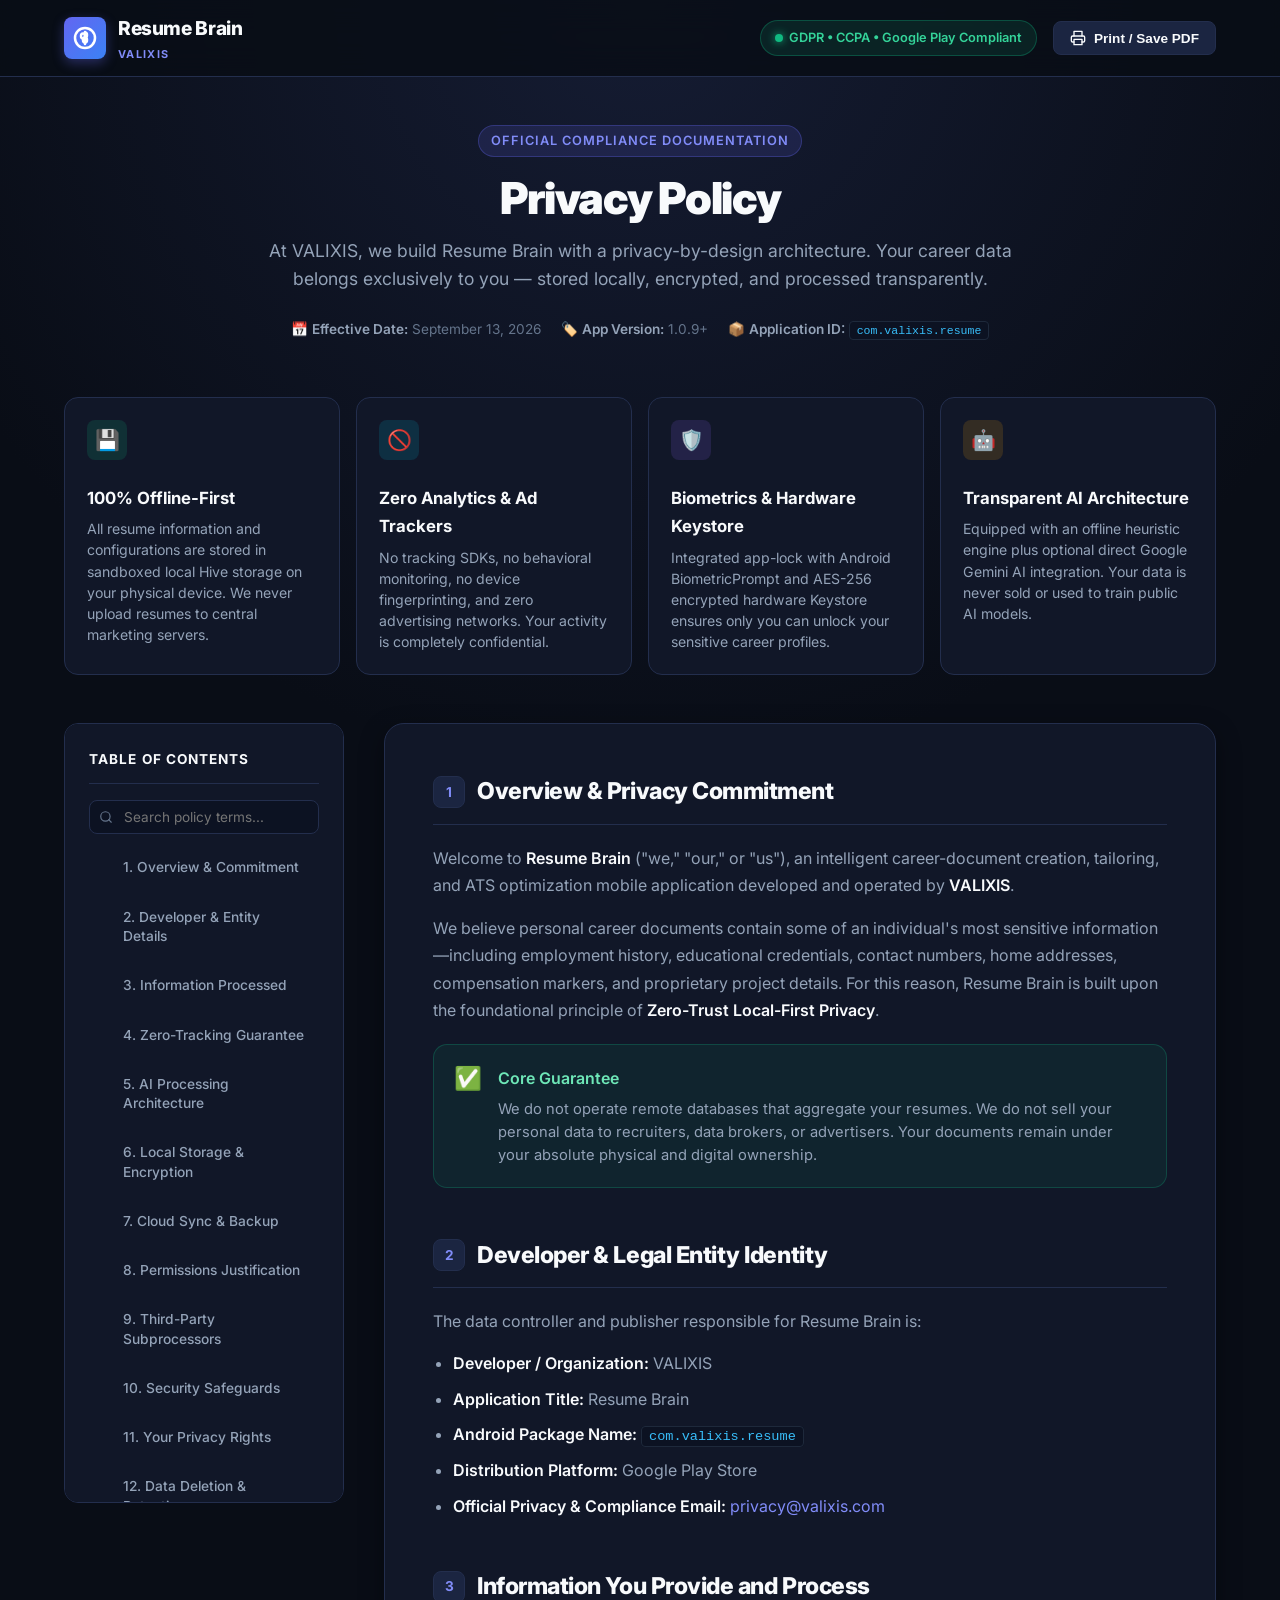
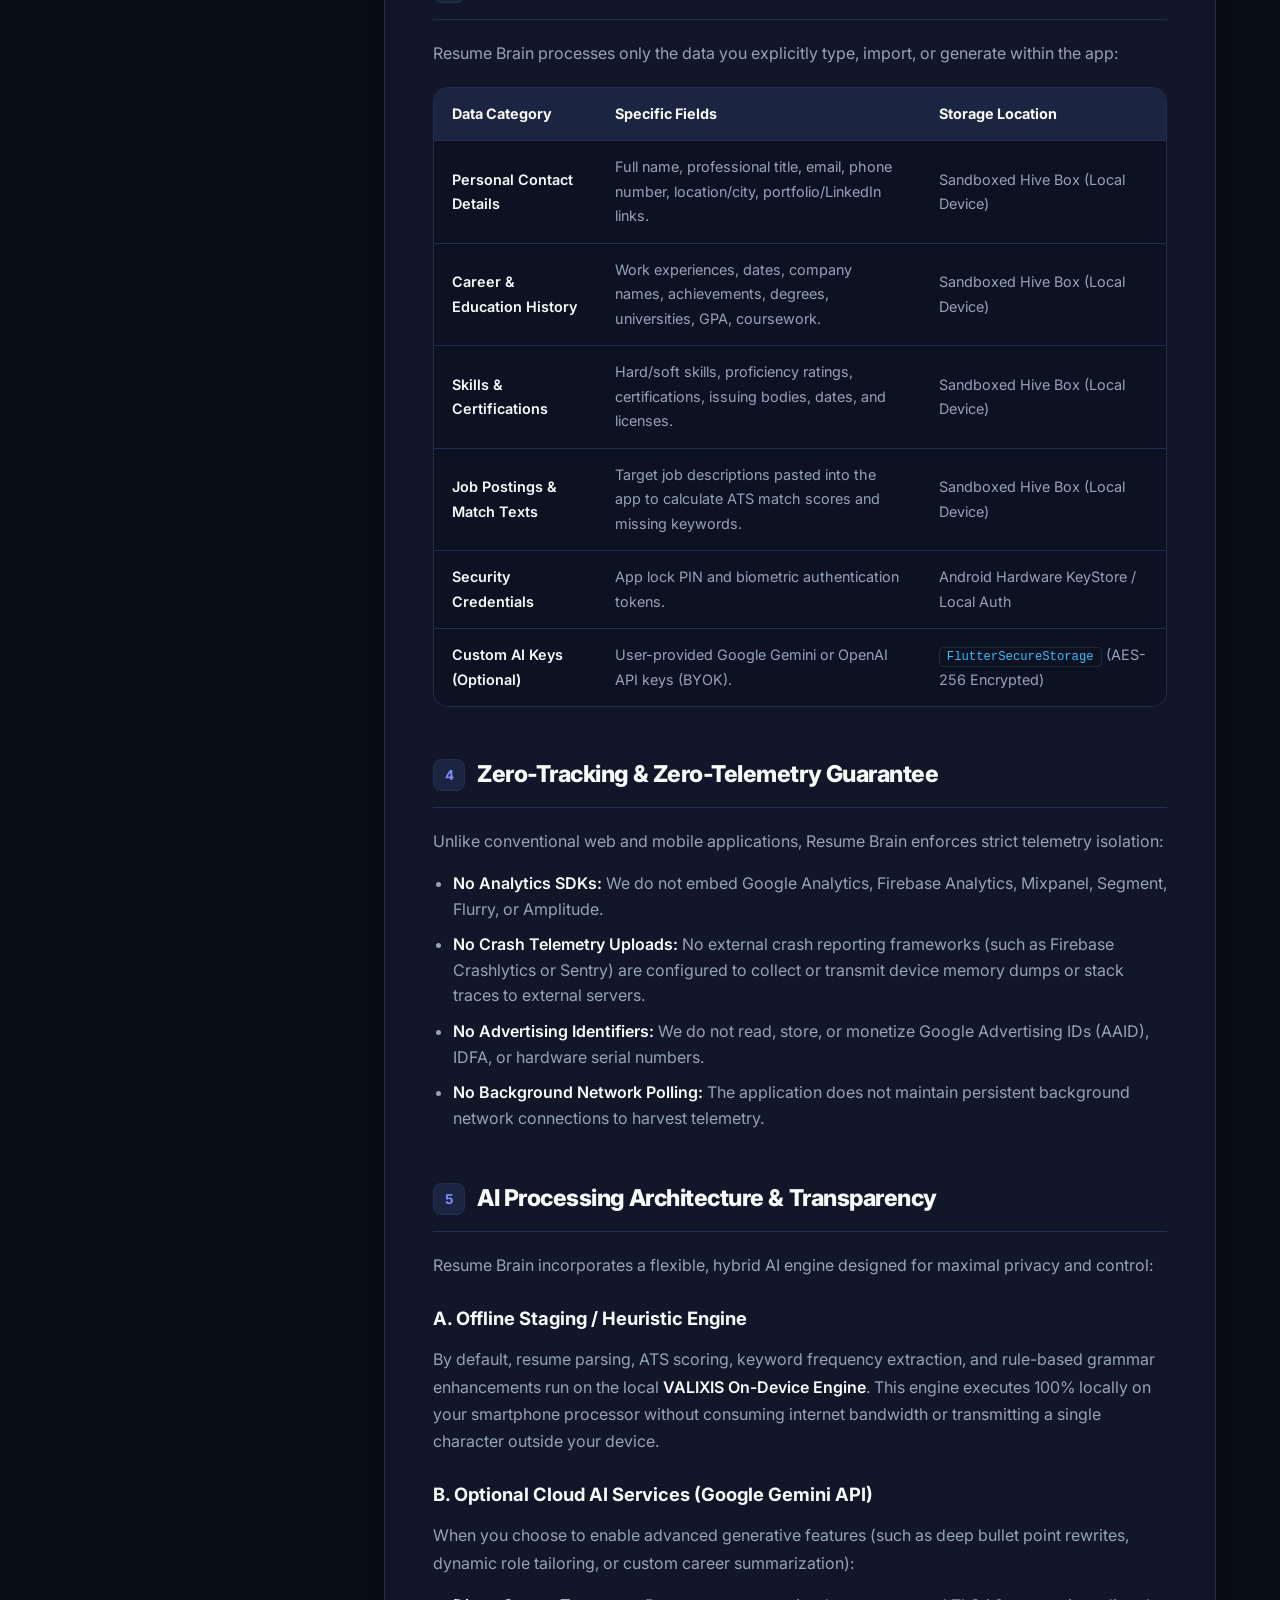
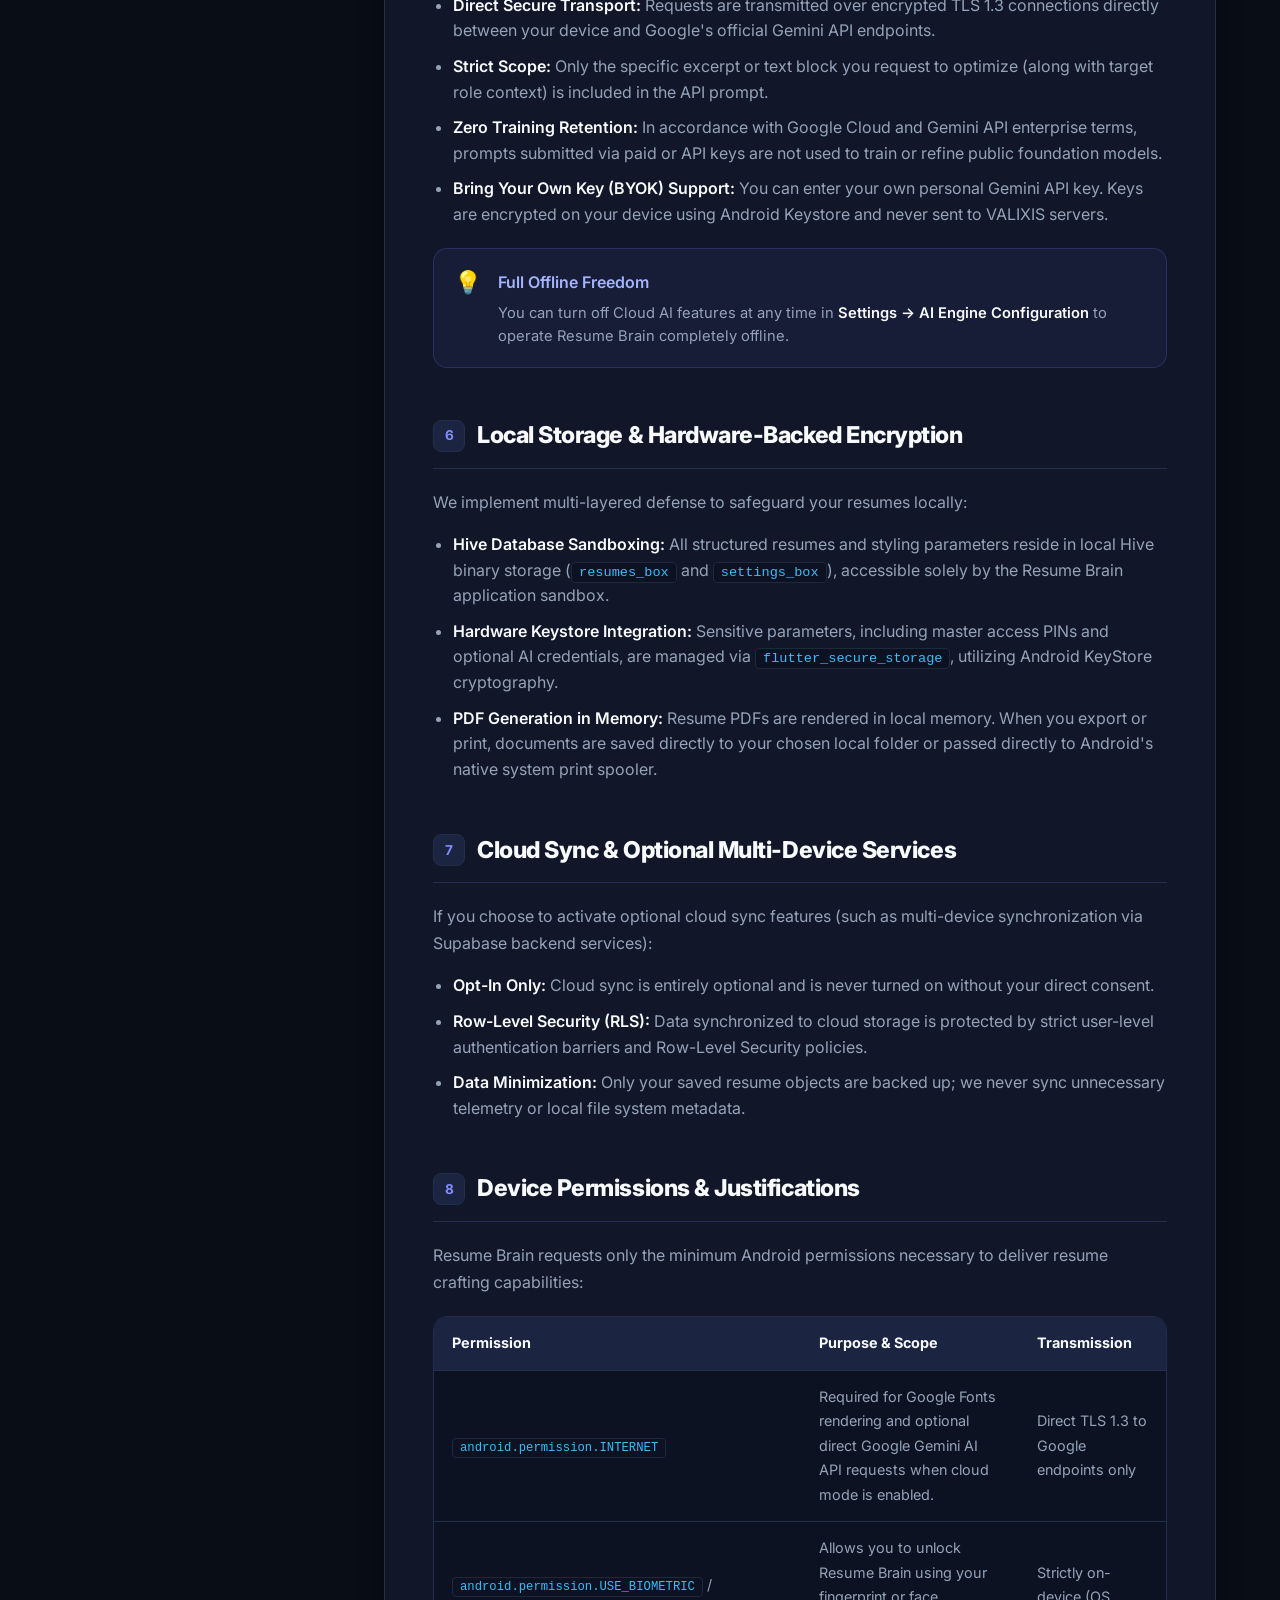
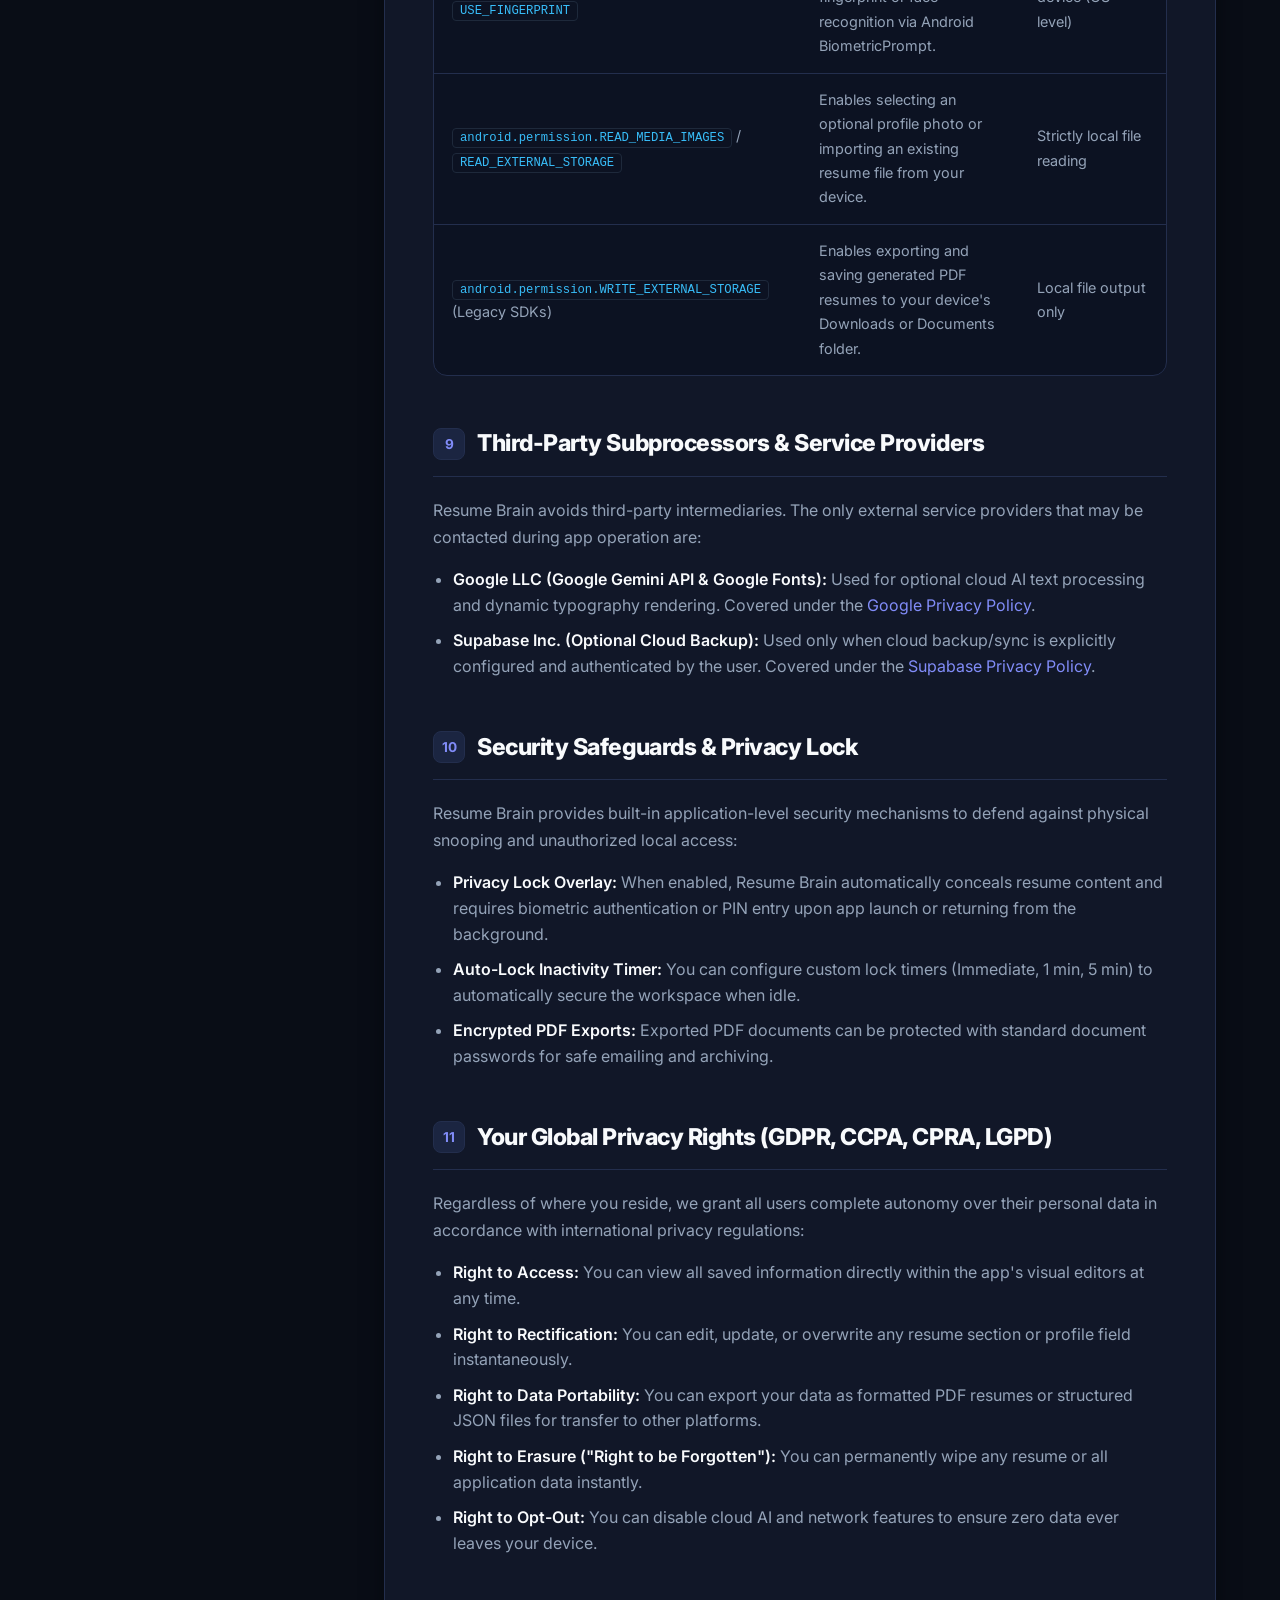
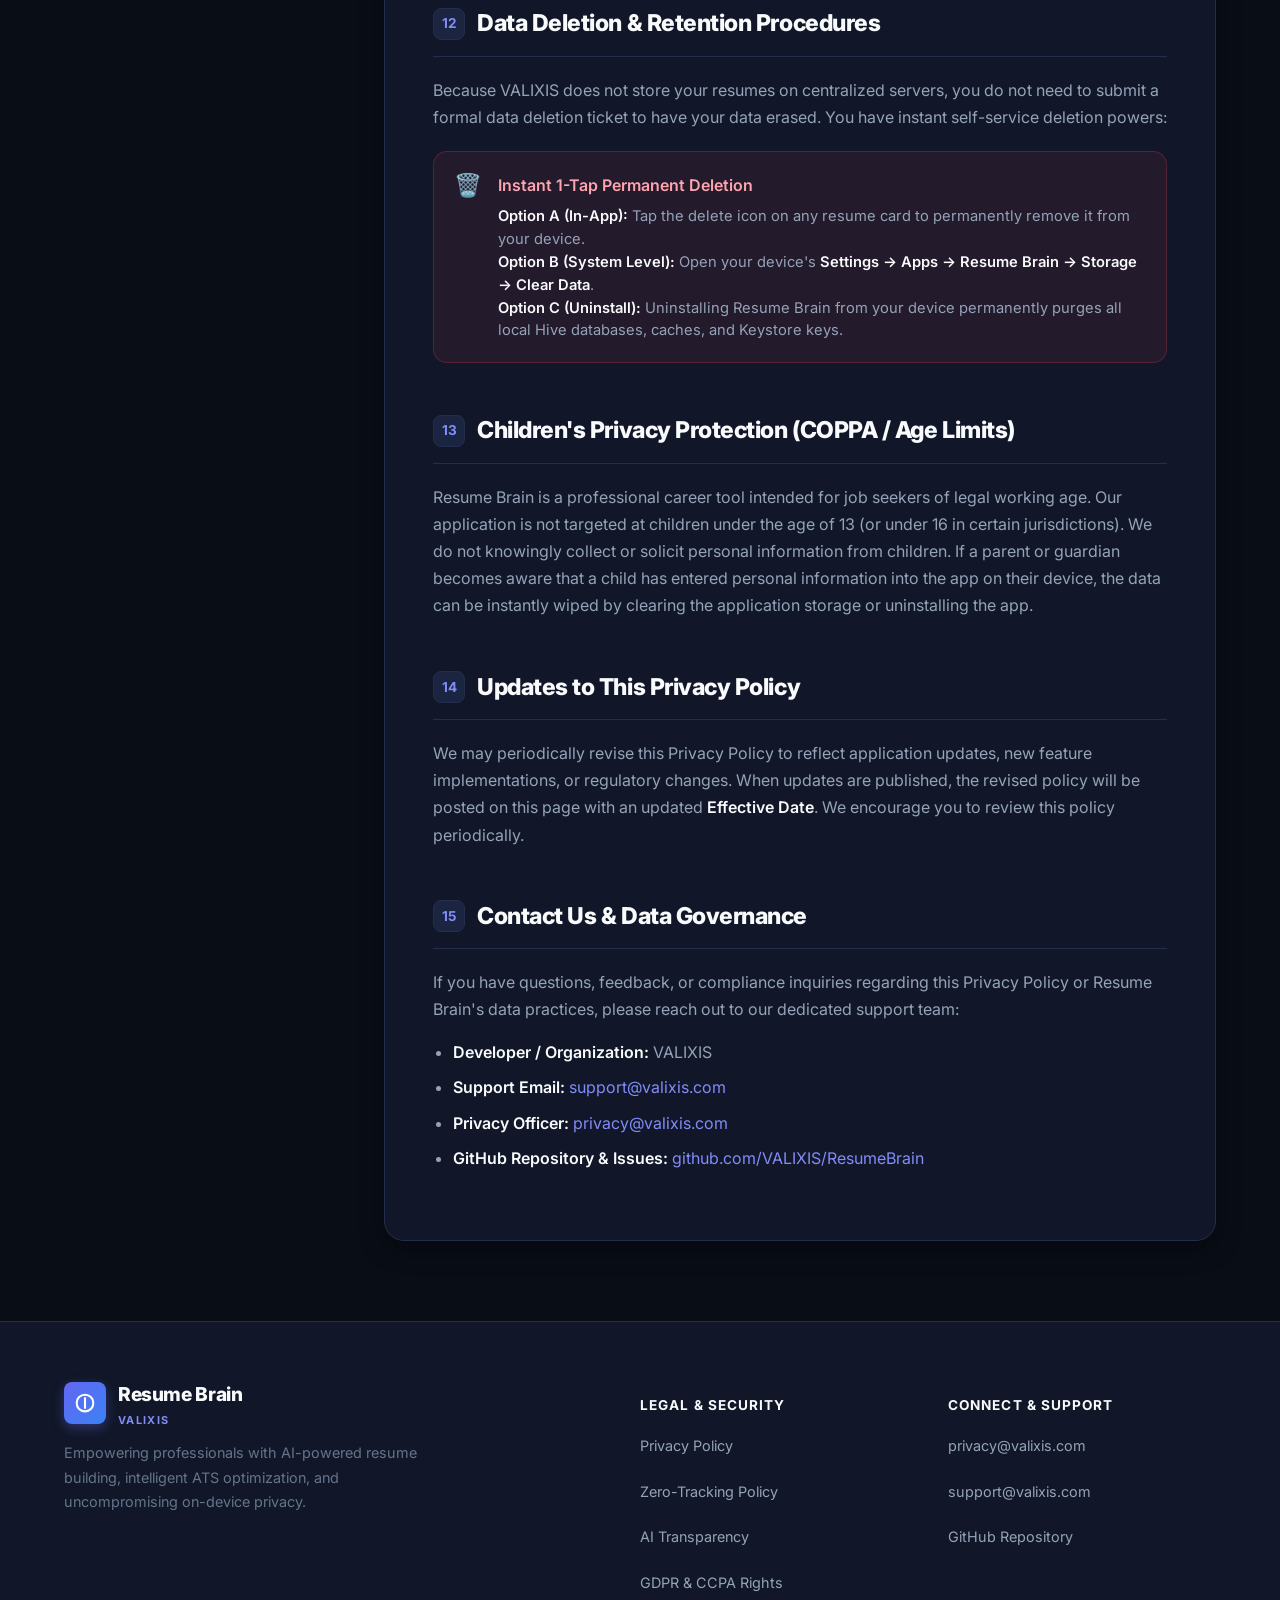
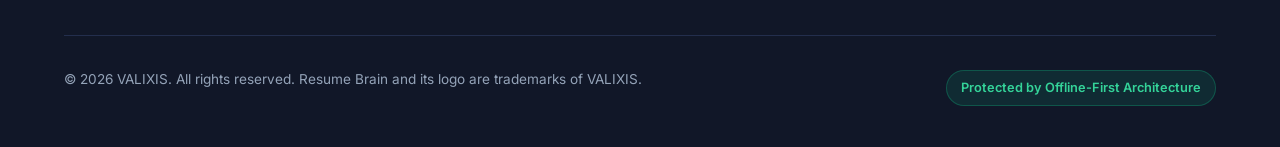
<file: privacy-policy/index.html>
<!DOCTYPE html>
<html lang="en">
<head>
    <meta charset="UTF-8">
    <meta name="viewport" content="width=device-width, initial-scale=1.0">
    <title>Resume Brain — Official Privacy Policy</title>
    <meta name="description" content="Official Privacy Policy for Resume Brain by VALIXIS. Detailed breakdown of our offline-first architecture, local data storage, AI processing transparency, and zero-tracking commitment.">
    
    <!-- Open Graph / Meta -->
    <meta property="og:title" content="Resume Brain — Official Privacy Policy">
    <meta property="og:description" content="Privacy by Design: 100% offline-first local storage, zero telemetry tracking, and transparent AI processing for Resume Brain by VALIXIS.">
    <meta property="og:type" content="website">
    <meta name="theme-color" content="#090D16">

    <!-- Fonts & Favicon -->
    <link rel="icon" type="image/png" href="favicon.png">
    <link rel="preconnect" href="https://fonts.googleapis.com">
    <link rel="preconnect" href="https://fonts.gstatic.com" crossorigin>
    <link href="https://fonts.googleapis.com/css2?family=Inter:wght@400;500;600;700;800;900&display=swap" rel="stylesheet">
    
    <!-- Stylesheet -->
    <link rel="stylesheet" href="styles.css">
</head>
<body>

    <!-- Top Navigation / Header -->
    <header>
        <div class="container header-inner">
            <a href="#" class="brand">
                <div class="brand-icon">
                    <svg width="24" height="24" viewBox="0 0 24 24" fill="none" stroke="currentColor" stroke-width="2.5" stroke-linecap="round" stroke-linejoin="round">
                        <path d="M12 22c5.523 0 10-4.477 10-10S17.523 2 12 2 2 6.477 2 12s4.477 10 10 10z"></path>
                        <path d="M12 6v12"></path>
                        <path d="M8 10c0-1.5 1-2.5 2-2.5s2 1 2 2.5-1 2.5-2 2.5-2-1-2-2.5z"></path>
                        <path d="M12 11.5c1 0 2-1 2-2.5s-1-2.5-2-2.5"></path>
                        <path d="M14 14c0 1.5-1 2.5-2 2.5s-2-1-2-2.5 1-2.5 2-2.5 2 1 2 2.5z"></path>
                    </svg>
                </div>
                <div class="brand-name">
                    <span class="brand-title">Resume Brain</span>
                    <span class="brand-sub">VALIXIS</span>
                </div>
            </a>
            <div class="header-actions">
                <div class="badge-compliance">
                    <span class="badge-pulse"></span>
                    <span>GDPR &bull; CCPA &bull; Google Play Compliant</span>
                </div>
                <button class="btn-action" onclick="window.print()">
                    <svg width="16" height="16" viewBox="0 0 24 24" fill="none" stroke="currentColor" stroke-width="2" stroke-linecap="round" stroke-linejoin="round">
                        <polyline points="6 9 6 2 18 2 18 9"></polyline>
                        <path d="M6 18H4a2 2 0 0 1-2-2v-5a2 2 0 0 1 2-2h16a2 2 0 0 1 2 2v5a2 2 0 0 1-2 2h-2"></path>
                        <rect x="6" y="14" width="12" height="8"></rect>
                    </svg>
                    <span>Print / Save PDF</span>
                </button>
            </div>
        </div>
    </header>

    <!-- Main Content Container -->
    <main class="container">
        
        <!-- Hero Header -->
        <section class="hero-banner">
            <div class="hero-content">
                <div class="hero-tag">Official Compliance Documentation</div>
                <h1 class="hero-title">Privacy Policy</h1>
                <p class="hero-subtitle">
                    At VALIXIS, we build Resume Brain with a privacy-by-design architecture. Your career data belongs exclusively to you — stored locally, encrypted, and processed transparently.
                </p>
                <div class="meta-bar">
                    <div class="meta-item">
                        <span>📅 <strong>Effective Date:</strong> September 13, 2026</span>
                    </div>
                    <div class="meta-item">
                        <span>🏷️ <strong>App Version:</strong> 1.0.9+</span>
                    </div>
                    <div class="meta-item">
                        <span>📦 <strong>Application ID:</strong> <code>com.valixis.resume</code></span>
                    </div>
                </div>
            </div>
        </section>

        <!-- Privacy Pillars / Quick Highlights -->
        <div class="pillars-grid">
            <div class="pillar-card offline">
                <div class="pillar-icon-wrap">💾</div>
                <h3 class="pillar-title">100% Offline-First</h3>
                <p class="pillar-desc">All resume information and configurations are stored in sandboxed local Hive storage on your physical device. We never upload resumes to central marketing servers.</p>
            </div>
            <div class="pillar-card no-track">
                <div class="pillar-icon-wrap">🚫</div>
                <h3 class="pillar-title">Zero Analytics & Ad Trackers</h3>
                <p class="pillar-desc">No tracking SDKs, no behavioral monitoring, no device fingerprinting, and zero advertising networks. Your activity is completely confidential.</p>
            </div>
            <div class="pillar-card secure">
                <div class="pillar-icon-wrap">🛡️</div>
                <h3 class="pillar-title">Biometrics & Hardware Keystore</h3>
                <p class="pillar-desc">Integrated app-lock with Android BiometricPrompt and AES-256 encrypted hardware Keystore ensures only you can unlock your sensitive career profiles.</p>
            </div>
            <div class="pillar-card byok">
                <div class="pillar-icon-wrap">🤖</div>
                <h3 class="pillar-title">Transparent AI Architecture</h3>
                <p class="pillar-desc">Equipped with an offline heuristic engine plus optional direct Google Gemini AI integration. Your data is never sold or used to train public AI models.</p>
            </div>
        </div>

        <!-- Main Layout: Sidebar & Content -->
        <div class="content-wrapper">
            
            <!-- Sticky Table of Contents -->
            <aside class="toc-sidebar">
                <div class="toc-header">
                    <span class="toc-title">Table of Contents</span>
                </div>
                <div class="search-box">
                    <svg class="search-icon" width="14" height="14" viewBox="0 0 24 24" fill="none" stroke="currentColor" stroke-width="2" stroke-linecap="round" stroke-linejoin="round">
                        <circle cx="11" cy="11" r="8"></circle>
                        <line x1="21" y1="21" x2="16.65" y2="16.65"></line>
                    </svg>
                    <input type="text" id="policySearch" class="search-input" placeholder="Search policy terms..." onkeyup="filterSections()">
                </div>
                <nav>
                    <ul class="toc-list" id="tocList">
                        <li><a href="#section-1" class="toc-link">1. Overview & Commitment</a></li>
                        <li><a href="#section-2" class="toc-link">2. Developer & Entity Details</a></li>
                        <li><a href="#section-3" class="toc-link">3. Information Processed</a></li>
                        <li><a href="#section-4" class="toc-link">4. Zero-Tracking Guarantee</a></li>
                        <li><a href="#section-5" class="toc-link">5. AI Processing Architecture</a></li>
                        <li><a href="#section-6" class="toc-link">6. Local Storage & Encryption</a></li>
                        <li><a href="#section-7" class="toc-link">7. Cloud Sync & Backup</a></li>
                        <li><a href="#section-8" class="toc-link">8. Permissions Justification</a></li>
                        <li><a href="#section-9" class="toc-link">9. Third-Party Subprocessors</a></li>
                        <li><a href="#section-10" class="toc-link">10. Security Safeguards</a></li>
                        <li><a href="#section-11" class="toc-link">11. Your Privacy Rights</a></li>
                        <li><a href="#section-12" class="toc-link">12. Data Deletion & Retention</a></li>
                        <li><a href="#section-13" class="toc-link">13. Children's Privacy</a></li>
                        <li><a href="#section-14" class="toc-link">14. Policy Updates</a></li>
                        <li><a href="#section-15" class="toc-link">15. Contact & Support</a></li>
                    </ul>
                </nav>
            </aside>

            <!-- Policy Article -->
            <article class="policy-article">
                
                <!-- Section 1 -->
                <section id="section-1" class="policy-section">
                    <div class="section-header">
                        <span class="section-num">1</span>
                        <h2>Overview & Privacy Commitment</h2>
                    </div>
                    <p>
                        Welcome to <strong>Resume Brain</strong> ("we," "our," or "us"), an intelligent career-document creation, tailoring, and ATS optimization mobile application developed and operated by <strong>VALIXIS</strong>.
                    </p>
                    <p>
                        We believe personal career documents contain some of an individual's most sensitive information—including employment history, educational credentials, contact numbers, home addresses, compensation markers, and proprietary project details. For this reason, Resume Brain is built upon the foundational principle of <strong>Zero-Trust Local-First Privacy</strong>.
                    </p>
                    <div class="callout callout-success">
                        <div class="callout-icon">✅</div>
                        <div class="callout-content">
                            <h4>Core Guarantee</h4>
                            <p>We do not operate remote databases that aggregate your resumes. We do not sell your personal data to recruiters, data brokers, or advertisers. Your documents remain under your absolute physical and digital ownership.</p>
                        </div>
                    </div>
                </section>

                <!-- Section 2 -->
                <section id="section-2" class="policy-section">
                    <div class="section-header">
                        <span class="section-num">2</span>
                        <h2>Developer & Legal Entity Identity</h2>
                    </div>
                    <p>The data controller and publisher responsible for Resume Brain is:</p>
                    <ul>
                        <li><strong>Developer / Organization:</strong> VALIXIS</li>
                        <li><strong>Application Title:</strong> Resume Brain</li>
                        <li><strong>Android Package Name:</strong> <code>com.valixis.resume</code></li>
                        <li><strong>Distribution Platform:</strong> Google Play Store</li>
                        <li><strong>Official Privacy & Compliance Email:</strong> <a href="mailto:privacy@valixis.com">privacy@valixis.com</a></li>
                    </ul>
                </section>

                <!-- Section 3 -->
                <section id="section-3" class="policy-section">
                    <div class="section-header">
                        <span class="section-num">3</span>
                        <h2>Information You Provide and Process</h2>
                    </div>
                    <p>Resume Brain processes only the data you explicitly type, import, or generate within the app:</p>
                    
                    <div class="table-responsive">
                        <table>
                            <thead>
                                <tr>
                                    <th>Data Category</th>
                                    <th>Specific Fields</th>
                                    <th>Storage Location</th>
                                </tr>
                            </thead>
                            <tbody>
                                <tr>
                                    <td><strong>Personal Contact Details</strong></td>
                                    <td>Full name, professional title, email, phone number, location/city, portfolio/LinkedIn links.</td>
                                    <td>Sandboxed Hive Box (Local Device)</td>
                                </tr>
                                <tr>
                                    <td><strong>Career & Education History</strong></td>
                                    <td>Work experiences, dates, company names, achievements, degrees, universities, GPA, coursework.</td>
                                    <td>Sandboxed Hive Box (Local Device)</td>
                                </tr>
                                <tr>
                                    <td><strong>Skills & Certifications</strong></td>
                                    <td>Hard/soft skills, proficiency ratings, certifications, issuing bodies, dates, and licenses.</td>
                                    <td>Sandboxed Hive Box (Local Device)</td>
                                </tr>
                                <tr>
                                    <td><strong>Job Postings & Match Texts</strong></td>
                                    <td>Target job descriptions pasted into the app to calculate ATS match scores and missing keywords.</td>
                                    <td>Sandboxed Hive Box (Local Device)</td>
                                </tr>
                                <tr>
                                    <td><strong>Security Credentials</strong></td>
                                    <td>App lock PIN and biometric authentication tokens.</td>
                                    <td>Android Hardware KeyStore / Local Auth</td>
                                </tr>
                                <tr>
                                    <td><strong>Custom AI Keys (Optional)</strong></td>
                                    <td>User-provided Google Gemini or OpenAI API keys (BYOK).</td>
                                    <td><code>FlutterSecureStorage</code> (AES-256 Encrypted)</td>
                                </tr>
                            </tbody>
                        </table>
                    </div>
                </section>

                <!-- Section 4 -->
                <section id="section-4" class="policy-section">
                    <div class="section-header">
                        <span class="section-num">4</span>
                        <h2>Zero-Tracking & Zero-Telemetry Guarantee</h2>
                    </div>
                    <p>Unlike conventional web and mobile applications, Resume Brain enforces strict telemetry isolation:</p>
                    <ul>
                        <li><strong>No Analytics SDKs:</strong> We do not embed Google Analytics, Firebase Analytics, Mixpanel, Segment, Flurry, or Amplitude.</li>
                        <li><strong>No Crash Telemetry Uploads:</strong> No external crash reporting frameworks (such as Firebase Crashlytics or Sentry) are configured to collect or transmit device memory dumps or stack traces to external servers.</li>
                        <li><strong>No Advertising Identifiers:</strong> We do not read, store, or monetize Google Advertising IDs (AAID), IDFA, or hardware serial numbers.</li>
                        <li><strong>No Background Network Polling:</strong> The application does not maintain persistent background network connections to harvest telemetry.</li>
                    </ul>
                </section>

                <!-- Section 5 -->
                <section id="section-5" class="policy-section">
                    <div class="section-header">
                        <span class="section-num">5</span>
                        <h2>AI Processing Architecture & Transparency</h2>
                    </div>
                    <p>Resume Brain incorporates a flexible, hybrid AI engine designed for maximal privacy and control:</p>
                    
                    <h3>A. Offline Staging / Heuristic Engine</h3>
                    <p>
                        By default, resume parsing, ATS scoring, keyword frequency extraction, and rule-based grammar enhancements run on the local <strong>VALIXIS On-Device Engine</strong>. This engine executes 100% locally on your smartphone processor without consuming internet bandwidth or transmitting a single character outside your device.
                    </p>

                    <h3>B. Optional Cloud AI Services (Google Gemini API)</h3>
                    <p>
                        When you choose to enable advanced generative features (such as deep bullet point rewrites, dynamic role tailoring, or custom career summarization):
                    </p>
                    <ul>
                        <li><strong>Direct Secure Transport:</strong> Requests are transmitted over encrypted TLS 1.3 connections directly between your device and Google's official Gemini API endpoints.</li>
                        <li><strong>Strict Scope:</strong> Only the specific excerpt or text block you request to optimize (along with target role context) is included in the API prompt.</li>
                        <li><strong>Zero Training Retention:</strong> In accordance with Google Cloud and Gemini API enterprise terms, prompts submitted via paid or API keys are not used to train or refine public foundation models.</li>
                        <li><strong>Bring Your Own Key (BYOK) Support:</strong> You can enter your own personal Gemini API key. Keys are encrypted on your device using Android Keystore and never sent to VALIXIS servers.</li>
                    </ul>

                    <div class="callout callout-info">
                        <div class="callout-icon">💡</div>
                        <div class="callout-content">
                            <h4>Full Offline Freedom</h4>
                            <p>You can turn off Cloud AI features at any time in <strong>Settings &rarr; AI Engine Configuration</strong> to operate Resume Brain completely offline.</p>
                        </div>
                    </div>
                </section>

                <!-- Section 6 -->
                <section id="section-6" class="policy-section">
                    <div class="section-header">
                        <span class="section-num">6</span>
                        <h2>Local Storage & Hardware-Backed Encryption</h2>
                    </div>
                    <p>We implement multi-layered defense to safeguard your resumes locally:</p>
                    <ul>
                        <li><strong>Hive Database Sandboxing:</strong> All structured resumes and styling parameters reside in local Hive binary storage (<code>resumes_box</code> and <code>settings_box</code>), accessible solely by the Resume Brain application sandbox.</li>
                        <li><strong>Hardware Keystore Integration:</strong> Sensitive parameters, including master access PINs and optional AI credentials, are managed via <code>flutter_secure_storage</code>, utilizing Android KeyStore cryptography.</li>
                        <li><strong>PDF Generation in Memory:</strong> Resume PDFs are rendered in local memory. When you export or print, documents are saved directly to your chosen local folder or passed directly to Android's native system print spooler.</li>
                    </ul>
                </section>

                <!-- Section 7 -->
                <section id="section-7" class="policy-section">
                    <div class="section-header">
                        <span class="section-num">7</span>
                        <h2>Cloud Sync & Optional Multi-Device Services</h2>
                    </div>
                    <p>
                        If you choose to activate optional cloud sync features (such as multi-device synchronization via Supabase backend services):
                    </p>
                    <ul>
                        <li><strong>Opt-In Only:</strong> Cloud sync is entirely optional and is never turned on without your direct consent.</li>
                        <li><strong>Row-Level Security (RLS):</strong> Data synchronized to cloud storage is protected by strict user-level authentication barriers and Row-Level Security policies.</li>
                        <li><strong>Data Minimization:</strong> Only your saved resume objects are backed up; we never sync unnecessary telemetry or local file system metadata.</li>
                    </ul>
                </section>

                <!-- Section 8 -->
                <section id="section-8" class="policy-section">
                    <div class="section-header">
                        <span class="section-num">8</span>
                        <h2>Device Permissions & Justifications</h2>
                    </div>
                    <p>Resume Brain requests only the minimum Android permissions necessary to deliver resume crafting capabilities:</p>

                    <div class="table-responsive">
                        <table>
                            <thead>
                                <tr>
                                    <th>Permission</th>
                                    <th>Purpose & Scope</th>
                                    <th>Transmission</th>
                                </tr>
                            </thead>
                            <tbody>
                                <tr>
                                    <td><code>android.permission.INTERNET</code></td>
                                    <td>Required for Google Fonts rendering and optional direct Google Gemini AI API requests when cloud mode is enabled.</td>
                                    <td>Direct TLS 1.3 to Google endpoints only</td>
                                </tr>
                                <tr>
                                    <td><code>android.permission.USE_BIOMETRIC</code> / <code>USE_FINGERPRINT</code></td>
                                    <td>Allows you to unlock Resume Brain using your fingerprint or face recognition via Android BiometricPrompt.</td>
                                    <td>Strictly on-device (OS level)</td>
                                </tr>
                                <tr>
                                    <td><code>android.permission.READ_MEDIA_IMAGES</code> / <code>READ_EXTERNAL_STORAGE</code></td>
                                    <td>Enables selecting an optional profile photo or importing an existing resume file from your device.</td>
                                    <td>Strictly local file reading</td>
                                </tr>
                                <tr>
                                    <td><code>android.permission.WRITE_EXTERNAL_STORAGE</code> (Legacy SDKs)</td>
                                    <td>Enables exporting and saving generated PDF resumes to your device's Downloads or Documents folder.</td>
                                    <td>Local file output only</td>
                                </tr>
                            </tbody>
                        </table>
                    </div>
                </section>

                <!-- Section 9 -->
                <section id="section-9" class="policy-section">
                    <div class="section-header">
                        <span class="section-num">9</span>
                        <h2>Third-Party Subprocessors & Service Providers</h2>
                    </div>
                    <p>Resume Brain avoids third-party intermediaries. The only external service providers that may be contacted during app operation are:</p>
                    <ul>
                        <li><strong>Google LLC (Google Gemini API & Google Fonts):</strong> Used for optional cloud AI text processing and dynamic typography rendering. Covered under the <a href="https://policies.google.com/privacy" target="_blank" rel="noopener noreferrer">Google Privacy Policy</a>.</li>
                        <li><strong>Supabase Inc. (Optional Cloud Backup):</strong> Used only when cloud backup/sync is explicitly configured and authenticated by the user. Covered under the <a href="https://supabase.com/privacy" target="_blank" rel="noopener noreferrer">Supabase Privacy Policy</a>.</li>
                    </ul>
                </section>

                <!-- Section 10 -->
                <section id="section-10" class="policy-section">
                    <div class="section-header">
                        <span class="section-num">10</span>
                        <h2>Security Safeguards & Privacy Lock</h2>
                    </div>
                    <p>Resume Brain provides built-in application-level security mechanisms to defend against physical snooping and unauthorized local access:</p>
                    <ul>
                        <li><strong>Privacy Lock Overlay:</strong> When enabled, Resume Brain automatically conceals resume content and requires biometric authentication or PIN entry upon app launch or returning from the background.</li>
                        <li><strong>Auto-Lock Inactivity Timer:</strong> You can configure custom lock timers (Immediate, 1 min, 5 min) to automatically secure the workspace when idle.</li>
                        <li><strong>Encrypted PDF Exports:</strong> Exported PDF documents can be protected with standard document passwords for safe emailing and archiving.</li>
                    </ul>
                </section>

                <!-- Section 11 -->
                <section id="section-11" class="policy-section">
                    <div class="section-header">
                        <span class="section-num">11</span>
                        <h2>Your Global Privacy Rights (GDPR, CCPA, CPRA, LGPD)</h2>
                    </div>
                    <p>
                        Regardless of where you reside, we grant all users complete autonomy over their personal data in accordance with international privacy regulations:
                    </p>
                    <ul>
                        <li><strong>Right to Access:</strong> You can view all saved information directly within the app's visual editors at any time.</li>
                        <li><strong>Right to Rectification:</strong> You can edit, update, or overwrite any resume section or profile field instantaneously.</li>
                        <li><strong>Right to Data Portability:</strong> You can export your data as formatted PDF resumes or structured JSON files for transfer to other platforms.</li>
                        <li><strong>Right to Erasure ("Right to be Forgotten"):</strong> You can permanently wipe any resume or all application data instantly.</li>
                        <li><strong>Right to Opt-Out:</strong> You can disable cloud AI and network features to ensure zero data ever leaves your device.</li>
                    </ul>
                </section>

                <!-- Section 12 -->
                <section id="section-12" class="policy-section">
                    <div class="section-header">
                        <span class="section-num">12</span>
                        <h2>Data Deletion & Retention Procedures</h2>
                    </div>
                    <p>Because VALIXIS does not store your resumes on centralized servers, you do not need to submit a formal data deletion ticket to have your data erased. You have instant self-service deletion powers:</p>
                    
                    <div class="callout callout-danger">
                        <div class="callout-icon">🗑️</div>
                        <div class="callout-content">
                            <h4>Instant 1-Tap Permanent Deletion</h4>
                            <p><strong>Option A (In-App):</strong> Tap the delete icon on any resume card to permanently remove it from your device.<br>
                            <strong>Option B (System Level):</strong> Open your device's <strong>Settings &rarr; Apps &rarr; Resume Brain &rarr; Storage &rarr; Clear Data</strong>.<br>
                            <strong>Option C (Uninstall):</strong> Uninstalling Resume Brain from your device permanently purges all local Hive databases, caches, and Keystore keys.</p>
                        </div>
                    </div>
                </section>

                <!-- Section 13 -->
                <section id="section-13" class="policy-section">
                    <div class="section-header">
                        <span class="section-num">13</span>
                        <h2>Children's Privacy Protection (COPPA / Age Limits)</h2>
                    </div>
                    <p>
                        Resume Brain is a professional career tool intended for job seekers of legal working age. Our application is not targeted at children under the age of 13 (or under 16 in certain jurisdictions). We do not knowingly collect or solicit personal information from children. If a parent or guardian becomes aware that a child has entered personal information into the app on their device, the data can be instantly wiped by clearing the application storage or uninstalling the app.
                    </p>
                </section>

                <!-- Section 14 -->
                <section id="section-14" class="policy-section">
                    <div class="section-header">
                        <span class="section-num">14</span>
                        <h2>Updates to This Privacy Policy</h2>
                    </div>
                    <p>
                        We may periodically revise this Privacy Policy to reflect application updates, new feature implementations, or regulatory changes. When updates are published, the revised policy will be posted on this page with an updated <strong>Effective Date</strong>. We encourage you to review this policy periodically.
                    </p>
                </section>

                <!-- Section 15 -->
                <section id="section-15" class="policy-section">
                    <div class="section-header">
                        <span class="section-num">15</span>
                        <h2>Contact Us & Data Governance</h2>
                    </div>
                    <p>
                        If you have questions, feedback, or compliance inquiries regarding this Privacy Policy or Resume Brain's data practices, please reach out to our dedicated support team:
                    </p>
                    <ul>
                        <li><strong>Developer / Organization:</strong> VALIXIS</li>
                        <li><strong>Support Email:</strong> <a href="mailto:support@valixis.com">support@valixis.com</a></li>
                        <li><strong>Privacy Officer:</strong> <a href="mailto:privacy@valixis.com">privacy@valixis.com</a></li>
                        <li><strong>GitHub Repository & Issues:</strong> <a href="https://github.com/VALIXIS/ResumeBrain" target="_blank" rel="noopener noreferrer">github.com/VALIXIS/ResumeBrain</a></li>
                    </ul>
                </section>

            </article>

        </div>

    </main>

    <!-- Floating Back to Top Button -->
    <button class="back-to-top" id="backToTop" onclick="scrollToTop()" aria-label="Back to top">
        <svg width="20" height="20" viewBox="0 0 24 24" fill="none" stroke="currentColor" stroke-width="2.5" stroke-linecap="round" stroke-linejoin="round">
            <polyline points="18 15 12 9 6 15"></polyline>
        </svg>
    </button>

    <!-- Footer -->
    <footer>
        <div class="container">
            <div class="footer-grid">
                <div class="footer-brand-info">
                    <a href="#" class="brand">
                        <div class="brand-icon">
                            <svg width="20" height="20" viewBox="0 0 24 24" fill="none" stroke="currentColor" stroke-width="2.5" stroke-linecap="round" stroke-linejoin="round">
                                <path d="M12 22c5.523 0 10-4.477 10-10S17.523 2 12 2 2 6.477 2 12s4.477 10 10 10z"></path>
                                <path d="M12 6v12"></path>
                            </svg>
                        </div>
                        <div class="brand-name">
                            <span class="brand-title">Resume Brain</span>
                            <span class="brand-sub">VALIXIS</span>
                        </div>
                    </a>
                    <p>Empowering professionals with AI-powered resume building, intelligent ATS optimization, and uncompromising on-device privacy.</p>
                </div>
                <div>
                    <h4 class="footer-col-title">Legal & Security</h4>
                    <ul class="footer-links">
                        <li><a href="#section-1">Privacy Policy</a></li>
                        <li><a href="#section-4">Zero-Tracking Policy</a></li>
                        <li><a href="#section-5">AI Transparency</a></li>
                        <li><a href="#section-11">GDPR & CCPA Rights</a></li>
                    </ul>
                </div>
                <div>
                    <h4 class="footer-col-title">Connect & Support</h4>
                    <ul class="footer-links">
                        <li><a href="mailto:privacy@valixis.com">privacy@valixis.com</a></li>
                        <li><a href="mailto:support@valixis.com">support@valixis.com</a></li>
                        <li><a href="https://github.com/VALIXIS/ResumeBrain" target="_blank" rel="noopener noreferrer">GitHub Repository</a></li>
                    </ul>
                </div>
            </div>
            
            <div class="footer-bottom">
                <p>&copy; 2026 VALIXIS. All rights reserved. Resume Brain and its logo are trademarks of VALIXIS.</p>
                <div class="badge-compliance">
                    <span>Protected by Offline-First Architecture</span>
                </div>
            </div>
        </div>
    </footer>

    <!-- Interactive Scripts for TOC highlight, search and back-to-top -->
    <script>
        // Scroll spy & Back to top button
        const backToTop = document.getElementById('backToTop');
        const sections = document.querySelectorAll('.policy-section');
        const navLinks = document.querySelectorAll('.toc-link');

        window.addEventListener('scroll', () => {
            if (window.scrollY > 400) {
                backToTop.classList.add('visible');
            } else {
                backToTop.classList.remove('visible');
            }

            let current = '';
            sections.forEach(section => {
                const sectionTop = section.offsetTop;
                if (window.scrollY >= sectionTop - 120) {
                    current = section.getAttribute('id');
                }
            });

            navLinks.forEach(link => {
                link.classList.remove('active');
                if (link.getAttribute('href') === `#${current}`) {
                    link.classList.add('active');
                }
            });
        });

        function scrollToTop() {
            window.scrollTo({
                top: 0,
                behavior: 'smooth'
            });
        }

        // Live Table of Contents Search Filter
        function filterSections() {
            const query = document.getElementById('policySearch').value.toLowerCase();
            const listItems = document.querySelectorAll('#tocList li');
            
            listItems.forEach(item => {
                const text = item.textContent.toLowerCase();
                if (text.includes(query)) {
                    item.style.display = 'block';
                } else {
                    item.style.display = 'none';
                }
            });
        }
    </script>
</body>
</html>
</file>
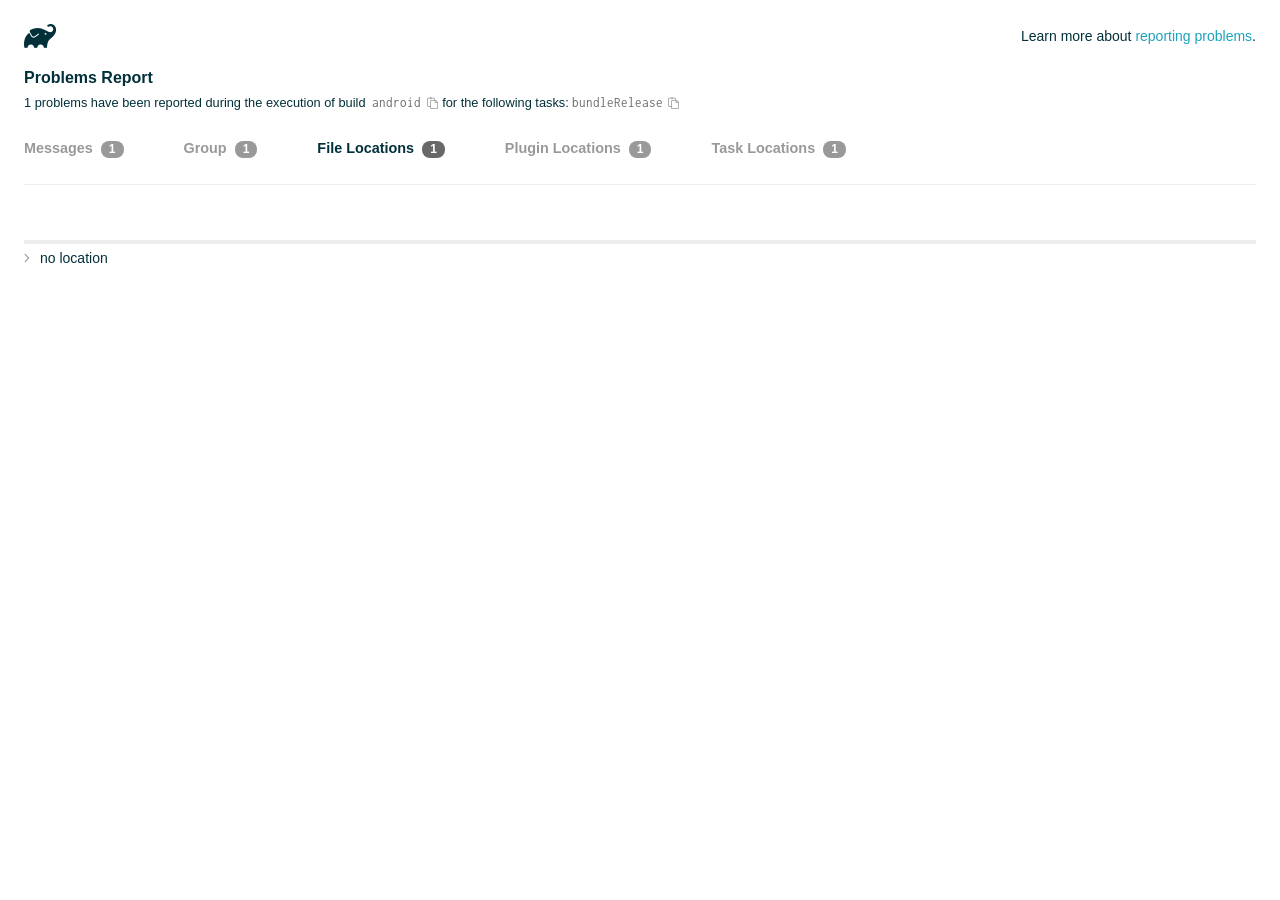
<file: android/build/reports/problems/problems-report.html>
<!DOCTYPE html>

<html lang="en">
<head>
    <!-- Required meta tags -->
    <meta charset="utf-8">
    <meta name="viewport" content="width=device-width, initial-scale=1, shrink-to-fit=no">

                    <style type="text/css">
                /*! normalize.css v7.0.0 | MIT License | github.com/necolas/normalize.css */
html {
    line-height: 1.15;
    -ms-text-size-adjust: 100%;
    -webkit-text-size-adjust: 100%
}

body {
    margin: 0
}

article, aside, footer, header, nav, section {
    display: block
}

h1 {
    font-size: 2em;
    margin: .67em 0
}

figcaption, figure, main {
    display: block
}

figure {
    margin: 1em 40px
}

hr {
    box-sizing: content-box;
    height: 0;
    overflow: visible
}

pre {
    font-family: monospace, monospace;
    font-size: 1em
}

a {
    background-color: transparent;
    -webkit-text-decoration-skip: objects
}

abbr[title] {
    border-bottom: none;
    text-decoration: underline;
    text-decoration: underline dotted
}

b, strong {
    font-weight: inherit
}

b, strong {
    font-weight: bolder
}

code, kbd, samp {
    font-family: monospace, monospace;
    font-size: 1em
}

dfn {
    font-style: italic
}

mark {
    background-color: #ff0;
    color: #000
}

small {
    font-size: 80%
}

sub, sup {
    font-size: 75%;
    line-height: 0;
    position: relative;
    vertical-align: baseline
}

sub {
    bottom: -.25em
}

sup {
    top: -.5em
}

audio, video {
    display: inline-block
}

audio:not([controls]) {
    display: none;
    height: 0
}

img {
    border-style: none
}

svg:not(:root) {
    overflow: hidden
}

button, input, optgroup, select, textarea {
    font-family: sans-serif;
    font-size: 100%;
    line-height: 1.15;
    margin: 0
}

button, input {
    overflow: visible
}

button, select {
    text-transform: none
}

[type=reset], [type=submit], button, html [type=button] {
    -webkit-appearance: button
}

[type=button]::-moz-focus-inner, [type=reset]::-moz-focus-inner, [type=submit]::-moz-focus-inner, button::-moz-focus-inner {
    border-style: none;
    padding: 0
}

[type=button]:-moz-focusring, [type=reset]:-moz-focusring, [type=submit]:-moz-focusring, button:-moz-focusring {
    outline: 1px dotted ButtonText
}

fieldset {
    padding: .35em .75em .625em
}

legend {
    box-sizing: border-box;
    color: inherit;
    display: table;
    max-width: 100%;
    padding: 0;
    white-space: normal
}

progress {
    display: inline-block;
    vertical-align: baseline
}

textarea {
    overflow: auto
}

[type=checkbox], [type=radio] {
    box-sizing: border-box;
    padding: 0
}

[type=number]::-webkit-inner-spin-button, [type=number]::-webkit-outer-spin-button {
    height: auto
}

[type=search] {
    -webkit-appearance: textfield;
    outline-offset: -2px
}

[type=search]::-webkit-search-cancel-button, [type=search]::-webkit-search-decoration {
    -webkit-appearance: none
}

::-webkit-file-upload-button {
    -webkit-appearance: button;
    font: inherit
}

details, menu {
    display: block
}

summary {
    display: list-item
}

canvas {
    display: inline-block
}

template {
    display: none
}

[hidden] {
    display: none
}

/* configuration cache styles */

.report-wrapper {
    margin: 0;
    padding: 0 24px;
}

.gradle-logo {
    width: 32px;
    height: 24px;
    background-image: url("[data-uri]");
    background-size: contain;
}

.header {
    display: flex;
    flex-wrap: wrap;
    position: fixed;
    top: 0;
    left: 0;
    width: 100%;
    padding: 24px 24px 0 24px;
    background-color: white;
    z-index: 1;
}

.learn-more {
    margin-left: auto;
    align-self: center;
    font-size: 0.875rem;
    font-weight: normal;
}

.title {
    display: flex;
    align-items: center;
    padding: 18px 0 24px 0;
    flex: 1 0 100%;
}

.content {
    font-size: 0.875rem;
    padding: 240px 0 48px;
    overflow-x: auto;
    white-space: nowrap;
}

.content ol:first-of-type {
    margin: 0;
}

.tree-btn {
    cursor: pointer;
    display: inline-block;
    width: 16px;
    height: 16px;
    background-size: contain;
    background-repeat: no-repeat;
    vertical-align: middle;
    margin-top: -0.2em;
}

.tree-btn.collapsed {
    background-image: url('data:image/svg+xml;utf8,<svg xmlns="http://www.w3.org/2000/svg" viewBox="0 0 192 512"><path d="M166.9 264.5l-117.8 116c-4.7 4.7-12.3 4.7-17 0l-7.1-7.1c-4.7-4.7-4.7-12.3 0-17L127.3 256 25.1 155.6c-4.7-4.7-4.7-12.3 0-17l7.1-7.1c4.7-4.7 12.3-4.7 17 0l117.8 116c4.6 4.7 4.6 12.3-.1 17z" fill="%23999999" stroke="%23999999"/></svg>');
}

.tree-btn.expanded {
    background-image: url('data:image/svg+xml;utf8,<svg xmlns="http://www.w3.org/2000/svg" viewBox="0 0 256 512"><path d="M119.5 326.9L3.5 209.1c-4.7-4.7-4.7-12.3 0-17l7.1-7.1c4.7-4.7 12.3-4.7 17 0L128 287.3l100.4-102.2c4.7-4.7 12.3-4.7 17 0l7.1 7.1c4.7 4.7 4.7 12.3 0 17L136.5 327c-4.7 4.6-12.3 4.6-17-.1z" fill="%23999999" stroke="%23999999"/></svg>');
}

ul .tree-btn {
    margin-right: 3px;
}

.leaf-icon {
    display: inline-block;
    width: 16px;
    height: 16px;
    background-image: url('data:image/svg+xml;utf8,<svg xmlns="http://www.w3.org/2000/svg" viewBox="0 0 256 512"><path d="M32 256 H224" stroke="%23999999" stroke-width="48" stroke-linecap="round"/></svg>');
    background-size: contain;
    background-repeat: no-repeat;
    vertical-align: middle;
    margin-top: -0.2em;
}

.invisible-text {
    user-select: all; /* Allow the text to be selectable */
    color: transparent; /* Hide the text */
    text-indent: -9999px; /* Move the text out of view */
    position: relative;
    white-space: pre; /* Preserve meaningful whitespace in the invisible text for copying */
}

.text-for-copy {
    display: inline-block;
}

.enum-icon {
    display: inline-block;
    width: 16px;
    height: 16px;
    background-image: url('data:image/svg+xml;utf8,<svg xmlns="http://www.w3.org/2000/svg" viewBox="0 0 1024 1024"><circle cx="512" cy="512" r="200" /></svg>');
    background-size: contain;
    background-repeat: no-repeat;
    vertical-align: middle;
    margin-inline-start: 0.5ex;
    margin-inline-end: 0.5ex;
    margin-top: -0.2em;
}

.error-icon {
    display: inline-block;
    width: 16px;
    height: 16px;
    background-image: url('data:image/svg+xml;utf8,<svg xmlns="http://www.w3.org/2000/svg" viewBox="0 0 320 512"><path d="M193.94 256L296.5 153.44l21.15-21.15c3.12-3.12 3.12-8.19 0-11.31l-22.63-22.63c-3.12-3.12-8.19-3.12-11.31 0L160 222.06 36.29 98.34c-3.12-3.12-8.19-3.12-11.31 0L2.34 120.97c-3.12 3.12-3.12 8.19 0 11.31L126.06 256 2.34 379.71c-3.12 3.12-3.12 8.19 0 11.31l22.63 22.63c3.12 3.12 8.19 3.12 11.31 0L160 289.94 262.56 392.5l21.15 21.15c3.12 3.12 8.19 3.12 11.31 0l22.63-22.63c3.12-3.12 3.12-8.19 0-11.31L193.94 256z" fill="%23FC461E" stroke="%23FC461E"/></svg>');
    background-size: contain;
    background-repeat: no-repeat;
    vertical-align: middle;
    margin-inline-start: 0.5ex;
    margin-inline-end: 0.5ex;
    margin-top: -0.2em;
}

.advice-icon {
    display: inline-block;
    width: 16px;
    height: 16px;
    background-image: url('data:image/svg+xml;utf8,<svg width="800px" height="800px" viewBox="-4.93 0 122.88 122.88" version="1.1" id="Layer_1" xmlns="http://www.w3.org/2000/svg" xmlns:xlink="http://www.w3.org/1999/xlink"  style="enable-background:new 0 0 113.01 122.88" xml:space="preserve"><g><path d="M44.13,102.06c-1.14,0.03-2.14-0.81-2.3-1.96c-0.17-1.2,0.64-2.31,1.82-2.54c-1.3-7.37-4.85-11.43-8.6-15.72 c-2.92-3.34-5.95-6.81-8.34-11.92c-2.35-5.03-3.64-10.23-3.6-15.63c0.05-5.4,1.42-10.96,4.4-16.71c0.02-0.04,0.04-0.07,0.06-0.11 l0,0c3.91-6.62,9.38-11.04,15.47-13.52c5.11-2.09,10.66-2.8,16.1-2.3c5.42,0.5,10.73,2.2,15.37,4.94 c5.9,3.49,10.75,8.67,13.42,15.21c1.44,3.54,2.42,7.49,2.54,11.82c0.12,4.31-0.62,8.96-2.61,13.88 c-2.66,6.59-6.18,10.68-9.47,14.51c-3.03,3.53-5.85,6.81-7.42,11.84c0.89,0.21,1.59,0.94,1.73,1.9c0.17,1.24-0.7,2.39-1.94,2.56 l-0.77,0.11c-0.14,1.09-0.23,2.26-0.27,3.51l0.25-0.04c1.24-0.17,2.39,0.7,2.56,1.94c0.17,1.24-0.7,2.39-1.94,2.56l-0.78,0.11 c0.01,0.15,0.02,0.3,0.03,0.45l0,0c0.07,0.88,0.08,1.73,0.03,2.54l0.13-0.02c1.25-0.15,2.38,0.74,2.54,1.98 c0.15,1.25-0.74,2.38-1.98,2.54l-1.68,0.21c-1.2,3.11-3.34,5.48-5.87,6.94c-1.74,1.01-3.67,1.59-5.61,1.71 c-1.97,0.12-3.96-0.25-5.78-1.13c-2.08-1.02-3.94-2.71-5.29-5.14c-0.65-0.33-1.13-0.97-1.23-1.75c-0.04-0.31-0.01-0.61,0.07-0.89 c-0.39-1.16-0.68-2.43-0.87-3.83l-0.07,0.01c-1.24,0.17-2.39-0.7-2.56-1.94c-0.17-1.24,0.7-2.39,1.94-2.56l0.54-0.08 C44.19,104.32,44.18,103.16,44.13,102.06L44.13,102.06z M2.18,58.86C1.01,58.89,0.04,57.98,0,56.81c-0.04-1.17,0.88-2.14,2.05-2.18 l8.7-0.3c1.17-0.04,2.14,0.88,2.18,2.05c0.04,1.17-0.88,2.14-2.05,2.18L2.18,58.86L2.18,58.86z M110.68,50.25 c1.16-0.12,2.2,0.73,2.32,1.89c0.12,1.16-0.73,2.2-1.89,2.32l-8.66,0.91c-1.16,0.12-2.2-0.73-2.32-1.89 c-0.12-1.16,0.73-2.2,1.89-2.32L110.68,50.25L110.68,50.25z M94.91,14.78c0.65-0.97,1.96-1.23,2.93-0.58 c0.97,0.65,1.23,1.96,0.58,2.93l-4.84,7.24c-0.65,0.97-1.96,1.23-2.93,0.58c-0.97-0.65-1.23-1.96-0.58-2.93L94.91,14.78 L94.91,14.78z M57.63,2.06c0.03-1.17,1-2.09,2.16-2.06c1.17,0.03,2.09,1,2.06,2.16l-0.22,8.7c-0.03,1.17-1,2.09-2.16,2.06 c-1.17-0.03-2.09-1-2.06-2.16L57.63,2.06L57.63,2.06z M13.88,15.53c-0.86-0.8-0.9-2.14-0.11-2.99c0.8-0.86,2.14-0.9,2.99-0.11 l6.37,5.94c0.86,0.8,0.9,2.14,0.11,2.99c-0.8,0.86-2.14,0.9-2.99,0.11L13.88,15.53L13.88,15.53z M47.88,96.95l18.49-2.63 c1.59-6.7,5.05-10.73,8.8-15.08c3.08-3.58,6.36-7.4,8.76-13.34c1.76-4.35,2.41-8.43,2.31-12.19c-0.1-3.75-0.96-7.21-2.24-10.34 c-2.3-5.63-6.51-10.11-11.65-13.15c-4.11-2.43-8.8-3.94-13.59-4.37c-4.77-0.44-9.64,0.19-14.13,2.02 c-5.26,2.15-9.99,5.97-13.39,11.72c-2.64,5.12-3.86,10.02-3.9,14.73c-0.04,4.74,1.11,9.33,3.2,13.8c2.13,4.56,4.97,7.8,7.69,10.92 C42.47,83.9,46.48,88.49,47.88,96.95L47.88,96.95z M65.62,99.02l-17.27,2.45c0.05,1.1,0.07,2.25,0.05,3.47l17.05-2.42 C65.47,101.29,65.52,100.12,65.62,99.02L65.62,99.02z M48.49,109.52c0.12,0.92,0.3,1.76,0.53,2.54l16.55-2.04 c0.11-0.86,0.13-1.77,0.05-2.74l0,0l0-0.02l-0.01-0.17L48.49,109.52L48.49,109.52z M51.37,116.36c0.64,0.67,1.35,1.19,2.1,1.55 c1.15,0.56,2.42,0.79,3.67,0.72c1.29-0.08,2.57-0.47,3.74-1.15c1.1-0.64,2.09-1.53,2.88-2.65L51.37,116.36L51.37,116.36z"/></g></svg>');
    background-size: contain;
    background-repeat: no-repeat;
    vertical-align: middle;
    margin-inline-start: 0.5ex;
    margin-inline-end: 0.5ex;
    margin-top: -0.2em;
}

.warning-icon {
    display: inline-block;
    width: 13px;
    height: 13px;
    background-image: url('data:image/svg+xml;utf8,<svg xmlns="http://www.w3.org/2000/svg" viewBox="0 0 576 512"><path d="M270.2 160h35.5c3.4 0 6.1 2.8 6 6.2l-7.5 196c-.1 3.2-2.8 5.8-6 5.8h-20.5c-3.2 0-5.9-2.5-6-5.8l-7.5-196c-.1-3.4 2.6-6.2 6-6.2zM288 388c-15.5 0-28 12.5-28 28s12.5 28 28 28 28-12.5 28-28-12.5-28-28-28zm281.5 52L329.6 24c-18.4-32-64.7-32-83.2 0L6.5 440c-18.4 31.9 4.6 72 41.6 72H528c36.8 0 60-40 41.5-72zM528 480H48c-12.3 0-20-13.3-13.9-24l240-416c6.1-10.6 21.6-10.7 27.7 0l240 416c6.2 10.6-1.5 24-13.8 24z" fill="%23DEAD22" stroke="%23DEAD22"/></svg>');
    background-size: contain;
    background-repeat: no-repeat;
    vertical-align: middle;
    margin-inline-start: 0.3ex;
    margin-inline-end: 1.1ex;
    margin-top: -0.1em;
}

.documentation-button {
    cursor: pointer;
    display: inline-block;
    width: 13px;
    height: 13px;
    background-image: url('data:image/svg+xml;utf8,<svg xmlns="http://www.w3.org/2000/svg" viewBox="0 0 512 512"><path d="M256 340c-15.464 0-28 12.536-28 28s12.536 28 28 28 28-12.536 28-28-12.536-28-28-28zm7.67-24h-16c-6.627 0-12-5.373-12-12v-.381c0-70.343 77.44-63.619 77.44-107.408 0-20.016-17.761-40.211-57.44-40.211-29.144 0-44.265 9.649-59.211 28.692-3.908 4.98-11.054 5.995-16.248 2.376l-13.134-9.15c-5.625-3.919-6.86-11.771-2.645-17.177C185.658 133.514 210.842 116 255.67 116c52.32 0 97.44 29.751 97.44 80.211 0 67.414-77.44 63.849-77.44 107.408V304c0 6.627-5.373 12-12 12zM256 40c118.621 0 216 96.075 216 216 0 119.291-96.61 216-216 216-119.244 0-216-96.562-216-216 0-119.203 96.602-216 216-216m0-32C119.043 8 8 119.083 8 256c0 136.997 111.043 248 248 248s248-111.003 248-248C504 119.083 392.957 8 256 8z" fill="%23999999" stroke="%23999999"/></svg>');
    background-size: contain;
    background-repeat: no-repeat;
    vertical-align: middle;
    margin-inline-start: 0.5ex;
    margin-inline-end: 0.5ex;
    margin-top: -0.2em;
}

.documentation-button::selection {
    color: transparent;
}

.documentation-button:hover {
    color: transparent;
}

.copy-button {
    cursor: pointer;
    display: inline-block;
    width: 12px;
    height: 12px;
    background-image: url('data:image/svg+xml;utf8,<svg xmlns="http://www.w3.org/2000/svg" viewBox="0 0 448 512"><path d="M433.941 193.941l-51.882-51.882A48 48 0 0 0 348.118 128H320V80c0-26.51-21.49-48-48-48h-66.752C198.643 13.377 180.858 0 160 0s-38.643 13.377-45.248 32H48C21.49 32 0 53.49 0 80v288c0 26.51 21.49 48 48 48h80v48c0 26.51 21.49 48 48 48h224c26.51 0 48-21.49 48-48V227.882a48 48 0 0 0-14.059-33.941zm-22.627 22.627a15.888 15.888 0 0 1 4.195 7.432H352v-63.509a15.88 15.88 0 0 1 7.431 4.195l51.883 51.882zM160 30c9.941 0 18 8.059 18 18s-8.059 18-18 18-18-8.059-18-18 8.059-18 18-18zM48 384c-8.822 0-16-7.178-16-16V80c0-8.822 7.178-16 16-16h66.752c6.605 18.623 24.389 32 45.248 32s38.643-13.377 45.248-32H272c8.822 0 16 7.178 16 16v48H176c-26.51 0-48 21.49-48 48v208H48zm352 96H176c-8.822 0-16-7.178-16-16V176c0-8.822 7.178-16 16-16h144v72c0 13.2 10.8 24 24 24h72v208c0 8.822-7.178 16-16 16z" fill="%23999999" stroke="%23999999"/></svg>');
    background-size: contain;
    background-repeat: no-repeat;
    vertical-align: middle;
    margin-inline-start: 0.5ex;
    margin-top: -0.2em;
}

.groups{
    display: flex;
    border-bottom: 1px solid #EDEEEF;
    flex: 1 0 100%;
}

.uncategorized {
    display: flex;
    border-top: 4px solid #EDEEEF;
    flex: 1 0 100%;
}

.group-selector {
    padding: 0 52px 24px 0;
    font-size: 0.9rem;
    font-weight: bold;
    color: #999999;
    cursor: pointer;
}

.group-selector__count {
    margin: 0 8px;
    border-radius: 8px;
    background-color: #999;
    color: #fff;
    padding: 1px 8px 2px;
    font-size: 0.75rem;
}

.group-selector--active {
    color: #02303A;
    cursor: auto;
}

.group-selector--active .group-selector__count {
    background-color: #686868;
}

.group-selector--disabled {
    cursor: not-allowed;
}

.accordion-header {
    cursor: pointer;
}

.container {
    padding-left: 0.5em;
    padding-right: 0.5em;
}

.stacktrace {
    border-radius: 4px;
    overflow-x: auto;
    padding: 0.5rem;
    margin-bottom: 0;
    min-width: 1000px;
}

/* Lato (bold, regular) */
@font-face {
    font-display: swap;
    font-family: Lato;
    font-weight: 500;
    font-style: normal;
    src: url("https://assets.gradle.com/lato/fonts/lato-semibold/lato-semibold.woff2") format("woff2"),
    url("https://assets.gradle.com/lato/fonts/lato-semibold/lato-semibold.woff") format("woff");
}

@font-face {
    font-display: swap;
    font-family: Lato;
    font-weight: bold;
    font-style: normal;
    src: url("https://assets.gradle.com/lato/fonts/lato-bold/lato-bold.woff2") format("woff2"),
    url("https://assets.gradle.com/lato/fonts/lato-bold/lato-bold.woff") format("woff");
}

* {
    -webkit-box-sizing: border-box;
    -moz-box-sizing: border-box;
    box-sizing: border-box;
}

html,
body {
    margin: 0;
    padding: 0;
}

html {
    font-family: "Lato", "Helvetica Neue", Arial, sans-serif;
    font-size: 16px;
    font-weight: 400;
    line-height: 1.5;
}

body {
    color: #02303A;
    background-color: #ffffff;
    -webkit-text-size-adjust: 100%;
    -ms-text-size-adjust: 100%;
    -webkit-font-smoothing: antialiased;
}


/* typography */
h1, h2, h3, h4, h5, h6 {
    color: #02303A;
    text-rendering: optimizeLegibility;
    margin: 0;
}

h1 {
    font-size: 1rem;
}

h2 {
    font-size: 0.9rem;
}

h3 {
    font-size: 1.125rem;
}

h4, h5, h6 {
    font-size: 0.875rem;
}

h1 code {
    font-weight: bold;
}

ul, ol, dl {
    list-style-position: outside;
    line-height: 1.6;
    padding: 0;
    margin: 0 0 0 20px;
    list-style-type: none;
}

li {
    line-height: 2;
}

a {
    color: #1DA2BD;
    text-decoration: none;
    transition: all 0.3s ease, visibility 0s;
}

a:hover {
    color: #35c1e4;
}

/* code */
code, pre {
    font-family: Inconsolata, Monaco, "Courier New", monospace;
    font-style: normal;
    font-variant-ligatures: normal;
    font-variant-caps: normal;
    font-variant-numeric: normal;
    font-variant-east-asian: normal;
    font-weight: normal;
    font-stretch: normal;
    color: #686868;
}

*:not(pre) > code {
    letter-spacing: 0;
    padding: 0.1em 0.5ex;
    text-rendering: optimizeSpeed;
    word-spacing: -0.15em;
    word-wrap: break-word;
}

pre {
    font-size: 0.75rem;
    line-height: 1.8;
    margin-top: 0;
    margin-bottom: 1.5em;
    padding: 1rem;
}

pre code {
    background-color: transparent;
    color: inherit;
    line-height: 1.8;
    font-size: 100%;
    padding: 0;
}

a code {
    color: #1BA8CB;
}

pre.code, pre.programlisting, pre.screen, pre.tt {
    background-color: #f7f7f8;
    border-radius: 4px;
    font-size: 1em;
    line-height: 1.45;
    margin-bottom: 1.25em;
    overflow-x: auto;
    padding: 1rem;
}

li em, p em {
    padding: 0 1px;
}

code em, tt em {
    text-decoration: none;
}

code + .copy-button {
    margin-inline-start: 0.2ex;
}

.java-exception {
    font-size: 0.75rem;
    padding-left: 24px;
}

.java-exception ul {
    margin: 0;
    line-height: inherit;
}

.java-exception code {
    white-space: pre;
}

.java-exception-part-toggle {
    user-select: none;
    cursor: pointer;
    border-radius: 2px;
    padding: 0.1em 0.2em;
    background: azure;
    color: #686868;
}

                </style>
    <!-- Inconsolata is used as a default monospace font in the report. -->
    <link rel="stylesheet" href="https://fonts.googleapis.com/css?family=Inconsolata:400,700" />

    <title>Gradle Configuration Cache</title>
</head>
<body>

<div id="playground"></div>

<div class="report" id="report">
    Loading...
</div>

<script type="text/javascript">
function configurationCacheProblems() { return (
// begin-report-data
{"diagnostics":[{"locations":[{"pluginId":"kotlin-android"}],"problem":[{"text":"Deprecated 'org.jetbrains.kotlin.android' plugin usage"}],"severity":"WARNING","problemDetails":[{"text":"The 'org.jetbrains.kotlin.android' plugin in project ':app' is no longer required for Kotlin support since AGP 9.0."}],"contextualLabel":"Deprecated 'org.jetbrains.kotlin.android' plugin usage","documentationLink":"https://kotl.in/gradle/agp-built-in-kotlin","problemId":[{"name":"kgp:deprecation","displayName":"Kotlin Gradle Plugin Deprecation"},{"name":"kotlin","displayName":"Kotlin"},{"name":"deprecated-kotlin-android-plugin","displayName":"Deprecated 'org.jetbrains.kotlin.android' plugin usage"}],"solutions":[[{"text":"Remove both `android.builtInKotlin=true` and `android.newDsl=false` from `gradle.properties`, then migrate to built-in Kotlin."}]]}],"problemsReport":{"totalProblemCount":1,"buildName":"android","requestedTasks":"bundleRelease","documentationLink":"https://docs.gradle.org/9.1.0/userguide/reporting_problems.html","documentationLinkCaption":"Problem report","summaries":[]}}
// end-report-data
);}
</script>
                <script type="text/javascript">
                !function(n,t){"object"==typeof exports&&"object"==typeof module?module.exports=t():"function"==typeof define&&define.amd?define([],t):"object"==typeof exports?exports["configuration-cache-report"]=t():n["configuration-cache-report"]=t()}(this,(()=>(({70:function(){void 0===ArrayBuffer.isView&&(ArrayBuffer.isView=function(n){return null!=n&&null!=n.__proto__&&n.__proto__.__proto__===Int8Array.prototype.__proto__}),void 0===Math.imul&&(Math.imul=function(n,t){return(4294901760&n)*(65535&t)+(65535&n)*(0|t)|0}),this["configuration-cache-report"]=function(n){"use strict";var t,r,i,e,u,o,f,s,c,a,h,l,_,v,d,g,w,b,p,m,k,q,y,B,C,x,j,P,I,S,z,T,E,L,N,A,M,F,D,O,R,H,$,G,U,V,Q,Z,Y,W,K,X,J,nn,tn,rn,en,un,on,fn,sn,cn,an,hn,ln,_n,vn,dn,gn,wn,bn,pn,mn,kn,qn,yn,Bn,Cn,xn,jn,Pn,In,Sn,zn,Tn,En,Ln,Nn,An,Mn=Math.imul,Fn=ArrayBuffer.isView;function Dn(n,t){if(!(t>=0))throw _u(ce("Requested element count "+t+" is less than zero."));return function(n,t){if(!(t>=0))throw _u(ce("Requested element count "+t+" is less than zero."));if(0===t)return Ct();if(t>=n.length)return function(n){switch(n.length){case 0:return Ct();case 1:return qr(n[0]);default:return function(n){return Hr(function(n){return new It(n,!1)}(n))}(n)}}(n);if(1===t)return qr(n[0]);var r=0,i=Rr(),e=0,u=n.length;n:for(;e<u;){var o=n[e];if(e=e+1|0,i.d(o),(r=r+1|0)===t)break n}return i}(n,rt(n.length-t|0,0))}function On(n,t,r,i,e,u,o){return t=t===A?", ":t,r=r===A?"":r,i=i===A?"":i,e=e===A?-1:e,u=u===A?"...":u,o=o===A?null:o,function(n,t,r,i,e,u,o,f){r=r===A?", ":r,i=i===A?"":i,e=e===A?"":e,u=u===A?-1:u,o=o===A?"...":o,f=f===A?null:f,t.e(i);var s=0,c=0,a=n.length;n:for(;c<a;){var h=n[c];if(c=c+1|0,(s=s+1|0)>1&&t.e(r),!(u<0||s<=u))break n;Jt(t,h,f)}return u>=0&&s>u&&t.e(o),t.e(e),t}(n,Bi(),t,r,i,e,u,o).toString()}function Rn(n){return n.length-1|0}function Hn(n,t){if(null==t){var r=0,i=n.length-1|0;if(r<=i)do{var e=r;if(r=r+1|0,null==n[e])return e}while(r<=i)}else{var u=0,o=n.length-1|0;if(u<=o)do{var f=u;if(u=u+1|0,le(t,n[f]))return f}while(u<=o)}return-1}function $n(n,t,r,i,e,u,o){return t=t===A?", ":t,r=r===A?"":r,i=i===A?"":i,e=e===A?-1:e,u=u===A?"...":u,o=o===A?null:o,Gn(n,Bi(),t,r,i,e,u,o).toString()}function Gn(n,t,r,i,e,u,o,f){r=r===A?", ":r,i=i===A?"":i,e=e===A?"":e,u=u===A?-1:u,o=o===A?"...":o,f=f===A?null:f,t.e(i);var s=0,c=n.f();n:for(;c.g();){var a=c.h();if((s=s+1|0)>1&&t.e(r),!(u<0||s<=u))break n;Jt(t,a,f)}return u>=0&&s>u&&t.e(o),t.e(e),t}function Un(n){if(n.i())throw xu("List is empty.");return n.j(0)}function Vn(n){return new tt(n)}function Qn(n){if(Ke(n,Di)){var t;switch(n.k()){case 0:t=Ct();break;case 1:t=qr(Ke(n,Fi)?n.j(0):n.f().h());break;default:t=Zn(n)}return t}return xt(Xn(n))}function Zn(n){return Hr(n)}function Yn(n){if(Ke(n,Di)&&n.k()<=1)return Qn(n);var t=Xn(n);return function(n){var t=(n.k()/2|0)-1|0;if(t<0)return br();var r=jt(n),i=0;if(i<=t)do{var e=i;i=i+1|0;var u=n.j(e);n.f4(e,n.j(r)),n.f4(r,u),r=r-1|0}while(e!==t)}(t),t}function Wn(n,t){if(!(t>=0))throw _u(ce("Requested element count "+t+" is less than zero."));return function(n,t){if(!(t>=0))throw _u(ce("Requested element count "+t+" is less than zero."));if(0===t)return Ct();if(Ke(n,Di)){if(t>=n.k())return Qn(n);if(1===t)return qr(function(n){if(Ke(n,Fi))return Un(n);var t=n.f();if(!t.g())throw xu("Collection is empty.");return t.h()}(n))}var r=0,i=Rr(),e=n.f();n:for(;e.g();){var u=e.h();if(i.d(u),(r=r+1|0)===t)break n}return xt(i)}(n,rt(n.k()-t|0,0))}function Kn(n,t){if(!(t>=0))throw _u(ce("Requested element count "+t+" is less than zero."));if(0===t)return Ct();var r=n.k();if(t>=r)return Qn(n);if(1===t)return qr(Jn(n));var i=Rr();if(Ke(n,bi)){var e=r-t|0;if(e<r)do{var u=e;e=e+1|0,i.d(n.j(u))}while(e<r)}else for(var o=n.l(r-t|0);o.g();){var f=o.h();i.d(f)}return i}function Xn(n){return Ke(n,Di)?Zn(n):nt(n,Or())}function Jn(n){if(n.i())throw xu("List is empty.");return n.j(jt(n))}function nt(n,t){for(var r=n.f();r.g();){var i=r.h();t.d(i)}return t}function tt(n){this.n_1=n}function rt(n,t){return n<t?t:n}function it(n,t){return n>t?t:n}function et(n,t){return Kt().q(n,t,-1)}function ut(n,t){return new Ft(n,t)}function ot(n){var t=n.f();if(!t.g())return Ct();var r=t.h();if(!t.g())return qr(r);var i=Or();for(i.d(r);t.g();)i.d(t.h());return i}function ft(n){this.r_1=n}function st(n,t){this.s_1=n,this.t_1=t}function ct(){}function at(n){this.x_1=n,this.w_1=0}function ht(n,t){this.a1_1=n,at.call(this,n),_t().b1(t,this.a1_1.k()),this.w_1=t}function lt(){t=this}function _t(){return null==t&&new lt,t}function vt(){_t(),ct.call(this)}function dt(n){this.h1_1=n}function gt(n,t){return t===n?"(this Map)":Vi(t)}function wt(n,t){var r;n:{for(var i=n.o().f();i.g();){var e=i.h();if(le(e.j1(),t)){r=e;break n}}r=null}return r}function bt(){r=this}function pt(){return null==r&&new bt,r}function mt(n){this.q1_1=n,ct.call(this)}function kt(){pt(),this.n1_1=null,this.o1_1=null}function qt(){i=this}function yt(){return null==i&&new qt,i}function Bt(n){return n.length>0?ou(n):Ct()}function Ct(){return null==e&&new Pt,e}function xt(n){switch(n.k()){case 0:return Ct();case 1:return qr(n.j(0));default:return n}}function jt(n){return n.k()-1|0}function Pt(){e=this,this.z1_1=new ke(-1478467534,-1720727600)}function It(n,t){this.b2_1=n,this.c2_1=t}function St(){u=this}function zt(){return null==u&&new St,u}function Tt(n,t){return Ke(n,Di)?n.k():t}function Et(n,t){if(Ke(t,Di))return n.m(t);for(var r=!1,i=t.f();i.g();){var e=i.h();n.d(e)&&(r=!0)}return r}function Lt(){}function Nt(n,t){this.h2_1=n,this.g2_1=n.i2_1.l(function(n,t){if(!(0<=t&&t<=n.k()))throw du("Position index "+t+" must be in range ["+Ve(0,n.k())+"].");return n.k()-t|0}(n,t))}function At(n){vt.call(this),this.i2_1=n}function Mt(n){this.k2_1=n,this.j2_1=n.l2_1.f()}function Ft(n,t){this.l2_1=n,this.m2_1=t}function Dt(n){for(;n.n2_1.g();){var t=n.n2_1.h();if(n.q2_1.t2_1(t)===n.q2_1.s2_1)return n.p2_1=t,n.o2_1=1,br()}n.o2_1=0}function Ot(n){this.q2_1=n,this.n2_1=n.r2_1.f(),this.o2_1=-1,this.p2_1=null}function Rt(n,t,r){t=t===A||t,this.r2_1=n,this.s2_1=t,this.t2_1=r}function Ht(){return null==o&&new $t,o}function $t(){o=this,this.u2_1=new ke(1993859828,793161749)}function Gt(n,t,r){return Ut(Ut(n,r)-Ut(t,r)|0,r)}function Ut(n,t){var r=n%t|0;return r>=0?r:r+t|0}function Vt(){f=this,this.p_1=new Zt(1,0)}function Qt(){return null==f&&new Vt,f}function Zt(n,t){Qt(),Xt.call(this,n,t,1)}function Yt(n,t,r){Lt.call(this),this.d3_1=r,this.e3_1=t,this.f3_1=this.d3_1>0?n<=t:n>=t,this.g3_1=this.f3_1?n:this.e3_1}function Wt(){s=this}function Kt(){return null==s&&new Wt,s}function Xt(n,t,r){if(Kt(),0===r)throw _u("Step must be non-zero.");if(r===mr().MIN_VALUE)throw _u("Step must be greater than Int.MIN_VALUE to avoid overflow on negation.");this.z2_1=n,this.a3_1=function(n,t,r){var i;if(r>0)i=n>=t?t:t-Gt(t,n,r)|0;else{if(!(r<0))throw _u("Step is zero.");i=n<=t?t:t+Gt(n,t,0|-r)|0}return i}(n,t,r),this.b3_1=r}function Jt(n,t,r){null!=r?n.e(r(t)):null==t||nu(t)?n.e(t):t instanceof Mi?n.i3(t.h3_1):n.e(Vi(t))}function nr(n,t,r){if(n===t)return!0;if(!(r=r!==A&&r))return!1;var i=xi(n),e=xi(t);return i===e||le(new Mi(ne(Li(i).toLowerCase(),0)),new Mi(ne(Li(e).toLowerCase(),0)))}function tr(n){return re(n)-1|0}function rr(n,t,r,i){return r=r===A?0:r,(i=i!==A&&i)||"string"!=typeof n?ir(n,t,r,re(n),i):n.indexOf(t,r)}function ir(n,t,r,i,e,u){var o=(u=u!==A&&u)?et(it(r,tr(n)),rt(i,0)):Ve(rt(r,0),it(i,re(n)));if("string"==typeof n&&"string"==typeof t){var f=o.z2_1,s=o.a3_1,c=o.b3_1;if(c>0&&f<=s||c<0&&s<=f)do{var a=f;if(f=f+c|0,Ti(t,0,n,a,re(t),e))return a}while(a!==s)}else{var h=o.z2_1,l=o.a3_1,_=o.b3_1;if(_>0&&h<=l||_<0&&l<=h)do{var v=h;if(h=h+_|0,fr(t,0,n,v,re(t),e))return v}while(v!==l)}return-1}function er(n){var t=0,r=re(n)-1|0,i=!1;n:for(;t<=r;){var e=ji(ne(n,i?r:t));if(i){if(!e)break n;r=r-1|0}else e?t=t+1|0:i=!0}return ie(n,t,r+1|0)}function ur(n,t){return ce(ie(n,t.y2(),t.c3()+1|0))}function or(n,t,r,i,e){r=r===A?0:r,i=i!==A&&i,sr(e=e===A?0:e);var u,o,f=ou(t);return new hr(n,r,e,(u=f,o=i,function(n,t){var r=function(n,t,r,i){if(!i&&1===t.k()){var e=function(n){if(Ke(n,Fi))return function(n){var t;switch(n.k()){case 0:throw xu("List is empty.");case 1:t=n.j(0);break;default:throw _u("List has more than one element.")}return t}(n);var t=n.f();if(!t.g())throw xu("Collection is empty.");var r=t.h();if(t.g())throw _u("Collection has more than one element.");return r}(t),u=rr(n,e,r);return u<0?null:_r(u,e)}var o=Ve(rt(r,0),re(n));if("string"==typeof n){var f=o.z2_1,s=o.a3_1,c=o.b3_1;if(c>0&&f<=s||c<0&&s<=f)do{var a,h=f;f=f+c|0;n:{for(var l=t.f();l.g();){var _=l.h();if(Ti(_,0,n,h,_.length,i)){a=_;break n}}a=null}if(null!=a)return _r(h,a)}while(h!==s)}else{var v=o.z2_1,d=o.a3_1,g=o.b3_1;if(g>0&&v<=d||g<0&&d<=v)do{var w,b=v;v=v+g|0;n:{for(var p=t.f();p.g();){var m=p.h();if(fr(m,0,n,b,m.length,i)){w=m;break n}}w=null}if(null!=w)return _r(b,w)}while(b!==d)}return null}(n,u,t,o);return null==r?null:_r(r.t3_1,r.u3_1.length)}))}function fr(n,t,r,i,e,u){if(i<0||t<0||t>(re(n)-e|0)||i>(re(r)-e|0))return!1;var o=0;if(o<e)do{var f=o;if(o=o+1|0,!nr(ne(n,t+f|0),ne(r,i+f|0),u))return!1}while(o<e);return!0}function sr(n){if(!(n>=0))throw _u(ce("Limit must be non-negative, but was "+n))}function cr(n){if(n.l3_1<0)n.j3_1=0,n.m3_1=null;else{var t;if(n.o3_1.r3_1>0?(n.n3_1=n.n3_1+1|0,t=n.n3_1>=n.o3_1.r3_1):t=!1,t||n.l3_1>re(n.o3_1.p3_1))n.m3_1=Ve(n.k3_1,tr(n.o3_1.p3_1)),n.l3_1=-1;else{var r=n.o3_1.s3_1(n.o3_1.p3_1,n.l3_1);if(null==r)n.m3_1=Ve(n.k3_1,tr(n.o3_1.p3_1)),n.l3_1=-1;else{var i=r.v3(),e=r.w3();n.m3_1=function(n,t){return t<=mr().MIN_VALUE?Qt().p_1:Ve(n,t-1|0)}(n.k3_1,i),n.k3_1=i+e|0,n.l3_1=n.k3_1+(0===e?1:0)|0}}n.j3_1=1}}function ar(n){this.o3_1=n,this.j3_1=-1,this.k3_1=function(n,t,r){if(0>r)throw _u("Cannot coerce value to an empty range: maximum "+r+" is less than minimum 0.");return n<0?0:n>r?r:n}(n.q3_1,0,re(n.p3_1)),this.l3_1=this.k3_1,this.m3_1=null,this.n3_1=0}function hr(n,t,r,i){this.p3_1=n,this.q3_1=t,this.r3_1=r,this.s3_1=i}function lr(n,t){this.t3_1=n,this.u3_1=t}function _r(n,t){return new lr(n,t)}function vr(){}function dr(){}function gr(){}function wr(){c=this}function br(){return null==c&&new wr,c}function pr(){a=this,this.MIN_VALUE=-2147483648,this.MAX_VALUE=2147483647,this.SIZE_BYTES=4,this.SIZE_BITS=32}function mr(){return null==a&&new pr,a}function kr(n){for(var t=[],r=n.f();r.g();)t.push(r.h());return t}function qr(n){return 0===(t=[n]).length?Or():Hr(new It(t,!0));var t}function yr(n){return n<0&&function(){throw Pu("Index overflow has happened.")}(),n}function Br(n){return void 0!==n.toArray?n.toArray():kr(n)}function Cr(n){return function(n,t){for(var r=0,i=n.length;r<i;){var e=n[r];r=r+1|0,t.d(e)}return t}(t=[n],(r=t.length,i=de(ve(ni)),function(n,t,r){Mr.call(r),ni.call(r),r.y5_1=function(n){return Kr(n,0,de(ve(Xr)))}(n)}(r,0,i),i));var t,r,i}function xr(){ct.call(this)}function jr(n){this.j4_1=n,this.h4_1=0,this.i4_1=-1}function Pr(n,t){this.n4_1=n,jr.call(this,n),_t().b1(t,this.n4_1.k()),this.h4_1=t}function Ir(){xr.call(this),this.o4_1=0}function Sr(n){this.r4_1=n}function zr(n){this.s4_1=n}function Tr(n,t){this.t4_1=n,this.u4_1=t}function Er(){Mr.call(this)}function Lr(n){this.x4_1=n,Mr.call(this)}function Nr(n){this.e5_1=n,xr.call(this)}function Ar(){kt.call(this),this.c5_1=null,this.d5_1=null}function Mr(){xr.call(this)}function Fr(){h=this;var n=Rr();n.c_1=!0,this.i5_1=n}function Dr(){return null==h&&new Fr,h}function Or(){return n=de(ve(Gr)),t=[],Gr.call(n,t),n;var n,t}function Rr(n){return t=de(ve(Gr)),r=[],Gr.call(t,r),t;var t,r}function Hr(n){return function(n,t){var r;return r=Br(n),Gr.call(t,r),t}(n,de(ve(Gr)))}function $r(n,t){return _t().e1(t,n.k()),t}function Gr(n){Dr(),Ir.call(this),this.b_1=n,this.c_1=!1}function Ur(n,t,r,i,e){if(r===i)return n;var u=(r+i|0)/2|0,o=Ur(n,t,r,u,e),f=Ur(n,t,u+1|0,i,e),s=o===t?n:t,c=r,a=u+1|0,h=r;if(h<=i)do{var l=h;if(h=h+1|0,c<=u&&a<=i){var _=o[c],v=f[a];e.compare(_,v)<=0?(s[l]=_,c=c+1|0):(s[l]=v,a=a+1|0)}else c<=u?(s[l]=o[c],c=c+1|0):(s[l]=f[a],a=a+1|0)}while(l!==i);return s}function Vr(n,t){return(3&n)-(3&t)|0}function Qr(){_=this}function Zr(n){this.n5_1=n,Er.call(this)}function Yr(n){return function(n,t){Ar.call(t),Xr.call(t),t.t5_1=n,t.u5_1=n.w5()}(new ui((null==_&&new Qr,_)),n),n}function Wr(){return Yr(de(ve(Xr)))}function Kr(n,t,r){if(Yr(r),!(n>=0))throw _u(ce("Negative initial capacity: "+n));if(!(t>=0))throw _u(ce("Non-positive load factor: "+t));return r}function Xr(){this.v5_1=null}function Jr(n,t){return Mr.call(t),ni.call(t),t.y5_1=n,t}function ni(){}function ti(n,t){var r=ii(n,n.h6_1.m5(t));if(null==r)return null;var i=r;if(null!=i&&Xe(i))return ri(i,n,t);var e=i;return n.h6_1.l5(e.j1(),t)?e:null}function ri(n,t,r){var i;n:{for(var e=0,u=n.length;e<u;){var o=n[e];if(e=e+1|0,t.h6_1.l5(o.j1(),r)){i=o;break n}}i=null}return i}function ii(n,t){var r=n.i6_1[t];return void 0===r?null:r}function ei(n){this.g6_1=n,this.z5_1=-1,this.a6_1=Object.keys(n.i6_1),this.b6_1=-1,this.c6_1=null,this.d6_1=!1,this.e6_1=-1,this.f6_1=null}function ui(n){this.h6_1=n,this.i6_1=this.k6(),this.j6_1=0}function oi(){}function fi(n){this.n6_1=n,this.l6_1=null,this.m6_1=null,this.m6_1=this.n6_1.y6_1.v6_1}function si(){v=this;var n,t=(_i(0,0,n=de(ve(vi))),n);t.x6_1=!0,this.e7_1=t}function ci(){return null==v&&new si,v}function ai(n,t,r){this.d7_1=n,Tr.call(this,t,r),this.b7_1=null,this.c7_1=null}function hi(n){this.y6_1=n,Er.call(this)}function li(){return Yr(n=de(ve(vi))),vi.call(n),n.w6_1=Wr(),n;var n}function _i(n,t,r){return Kr(n,t,r),vi.call(r),r.w6_1=Wr(),r}function vi(){ci(),this.v6_1=null,this.x6_1=!1}function di(){d=this;var n=gi(0),t=n.y5_1;(t instanceof vi?t:pe()).j5(),this.f7_1=n}function gi(n){return function(n,t){return function(n,t,r){Jr(function(n,t){return _i(n,t,de(ve(vi)))}(n,t),r),wi.call(r)}(n,0,t),t}(n,de(ve(wi)))}function wi(){null==d&&new di}function bi(){}function pi(){}function mi(n){pi.call(this),this.k7_1=n}function ki(){qi.call(this)}function qi(){pi.call(this),this.m7_1=""}function yi(){if(!w){w=!0;var n="undefined"!=typeof process&&process.versions&&!!process.versions.node;g=n?new mi(process.stdout):new ki}}function Bi(){return n=de(ve(Ci)),Ci.call(n,""),n;var n}function Ci(n){this.o7_1=void 0!==n?n:""}function xi(n){var t=Li(n).toUpperCase();return t.length>1?n:ne(t,0)}function ji(n){return function(n){return 9<=n&&n<=13||28<=n&&n<=32||160===n||n>4096&&(5760===n||8192<=n&&n<=8202||8232===n||8233===n||8239===n||8287===n||12288===n)}(n)}function Pi(){b=this,this.q7_1=new RegExp("[\\\\^$*+?.()|[\\]{}]","g"),this.r7_1=new RegExp("[\\\\$]","g"),this.s7_1=new RegExp("\\$","g")}function Ii(){return null==b&&new Pi,b}function Si(n,t){Ii(),this.v7_1=n,this.w7_1=function(n){if(Ke(n,Di)){var t;switch(n.k()){case 0:t=Ht();break;case 1:t=Cr(Ke(n,Fi)?n.j(0):n.f().h());break;default:t=nt(n,gi(n.k()))}return t}return function(n){switch(n.k()){case 0:return Ht();case 1:return Cr(n.f().h());default:return n}}(nt(n,(r=de(ve(wi)),Jr(li(),r),wi.call(r),r)));var r}(t),this.x7_1=new RegExp(n,$n(t,"","gu",A,A,A,zi)),this.y7_1=null,this.z7_1=null}function zi(n){return n.d8_1}function Ti(n,t,r,i,e,u){return fr(n,t,r,i,e,u=u!==A&&u)}function Ei(n,t){return n-t|0}function Li(n){return String.fromCharCode(n)}function Ni(){p=this,this.e8_1=0,this.f8_1=65535,this.g8_1=55296,this.h8_1=56319,this.i8_1=56320,this.j8_1=57343,this.k8_1=55296,this.l8_1=57343,this.m8_1=2,this.n8_1=16}function Ai(){return null==p&&new Ni,p}function Mi(n){Ai(),this.h3_1=n}function Fi(){}function Di(){}function Oi(){}function Ri(){}function Hi(){}function $i(){}function Gi(){m=this}function Ui(n,t){null==m&&new Gi,this.p8_1=n,this.q8_1=t}function Vi(n){var t=null==n?null:ce(n);return null==t?"null":t}function Qi(n){return new Zi(n)}function Zi(n){this.t8_1=n,this.s8_1=0}function Yi(){return Ji(),k}function Wi(){return Ji(),q}function Ki(){return Ji(),y}function Xi(){return Ji(),B}function Ji(){x||(x=!0,k=new ArrayBuffer(8),q=new Float64Array(Yi()),new Float32Array(Yi()),y=new Int32Array(Yi()),Wi()[0]=-1,B=0!==Ki()[0]?1:0,C=1-Xi()|0)}function ne(n,t){var r;if(te(n)){var i,e=n.charCodeAt(t);if(Ai(),e<0?i=!0:(Ai(),i=e>65535),i)throw _u("Invalid Char code: "+e);r=Ue(e)}else r=n.y3(t);return r}function te(n){return"string"==typeof n}function re(n){return te(n)?n.length:n.x3()}function ie(n,t,r){return te(n)?n.substring(t,r):n.z3(t,r)}function ee(n){return ce(n)}function ue(n,t){var r;switch(typeof n){case"number":r="number"==typeof t?oe(n,t):t instanceof ke?oe(n,t.w8()):fe(n,t);break;case"string":case"boolean":r=fe(n,t);break;default:r=function(n,t){return n.a4(t)}(n,t)}return r}function oe(n,t){var r;if(n<t)r=-1;else if(n>t)r=1;else if(n===t){var i;if(0!==n)i=0;else{var e=1/n;i=e===1/t?0:e<0?-1:1}r=i}else r=n!=n?t!=t?0:1:-1;return r}function fe(n,t){return n<t?-1:n>t?1:0}function se(n){if(!("kotlinHashCodeValue$"in n)){var t=4294967296*Math.random()|0,r=new Object;r.value=t,r.enumerable=!1,Object.defineProperty(n,"kotlinHashCodeValue$",r)}return n.kotlinHashCodeValue$}function ce(n){return null==n?"null":function(n){return!!Ye(n)||Fn(n)}(n)?"[...]":n.toString()}function ae(n){if(null==n)return 0;var t;switch(typeof n){case"object":t="function"==typeof n.hashCode?n.hashCode():se(n);break;case"function":t=se(n);break;case"number":t=function(n){return Ji(),(0|n)===n?Ge(n):(Wi()[0]=n,Mn(Ki()[(Ji(),C)],31)+Ki()[Xi()]|0)}(n);break;case"boolean":t=n?1:0;break;default:t=he(String(n))}return t}function he(n){var t=0,r=0,i=n.length-1|0;if(r<=i)do{var e=r;r=r+1|0;var u=n.charCodeAt(e);t=Mn(t,31)+u|0}while(e!==i);return t}function le(n,t){return null==n?null==t:null!=t&&("object"==typeof n&&"function"==typeof n.equals?n.equals(t):n!=n?t!=t:"number"==typeof n&&"number"==typeof t?n===t&&(0!==n||1/n==1/t):n===t)}function _e(n,t){null!=Error.captureStackTrace?Error.captureStackTrace(n,t):n.stack=(new Error).stack}function ve(n){return n.prototype}function de(n){return Object.create(n)}function ge(n,t,r){Error.call(n),function(n,t,r){var i=eu(Object.getPrototypeOf(n));if(!(1&i)){var e;if(null==t){var u;if(null!==t){var o=null==r?null:r.toString();u=null==o?A:o}else u=A;e=u}else e=t;n.message=e}2&i||(n.cause=r),n.name=Object.getPrototypeOf(n).constructor.name}(n,t,r)}function we(n){var t;return null==n?function(){throw Eu()}():t=n,t}function be(){throw Nu()}function pe(){throw Mu()}function me(){j=this,this.x8_1=new ke(0,-2147483648),this.y8_1=new ke(-1,2147483647),this.z8_1=8,this.a9_1=64}function ke(n,t){null==j&&new me,gr.call(this),this.u8_1=n,this.v8_1=t}function qe(){return $e(),P}function ye(){return $e(),I}function Be(){return $e(),S}function Ce(){return $e(),T}function xe(){return $e(),E}function je(n,t){if($e(),Te(n,t))return 0;var r=Ne(n),i=Ne(t);return r&&!i?-1:!r&&i?1:Ne(Ie(n,t))?-1:1}function Pe(n,t){$e();var r=n.v8_1>>>16|0,i=65535&n.v8_1,e=n.u8_1>>>16|0,u=65535&n.u8_1,o=t.v8_1>>>16|0,f=65535&t.v8_1,s=t.u8_1>>>16|0,c=0,a=0,h=0,l=0;return c=(c=c+((a=(a=a+((h=(h=h+((l=l+(u+(65535&t.u8_1)|0)|0)>>>16|0)|0)+(e+s|0)|0)>>>16|0)|0)+(i+f|0)|0)>>>16|0)|0)+(r+o|0)|0,new ke((h&=65535)<<16|(l&=65535),(c&=65535)<<16|(a&=65535))}function Ie(n,t){return $e(),Pe(n,t.e9())}function Se(n,t){if($e(),Ae(n))return qe();if(Ae(t))return qe();if(Te(n,Ce()))return Me(t)?Ce():qe();if(Te(t,Ce()))return Me(n)?Ce():qe();if(Ne(n))return Ne(t)?Se(Fe(n),Fe(t)):Fe(Se(Fe(n),t));if(Ne(t))return Fe(Se(n,Fe(t)));if(De(n,xe())&&De(t,xe()))return Oe(ze(n)*ze(t));var r=n.v8_1>>>16|0,i=65535&n.v8_1,e=n.u8_1>>>16|0,u=65535&n.u8_1,o=t.v8_1>>>16|0,f=65535&t.v8_1,s=t.u8_1>>>16|0,c=65535&t.u8_1,a=0,h=0,l=0,_=0;return l=l+((_=_+Mn(u,c)|0)>>>16|0)|0,_&=65535,h=(h=h+((l=l+Mn(e,c)|0)>>>16|0)|0)+((l=(l&=65535)+Mn(u,s)|0)>>>16|0)|0,l&=65535,a=(a=(a=a+((h=h+Mn(i,c)|0)>>>16|0)|0)+((h=(h&=65535)+Mn(e,s)|0)>>>16|0)|0)+((h=(h&=65535)+Mn(u,f)|0)>>>16|0)|0,h&=65535,a=a+(((Mn(r,c)+Mn(i,s)|0)+Mn(e,f)|0)+Mn(u,o)|0)|0,new ke(l<<16|_,(a&=65535)<<16|h)}function ze(n){return $e(),4294967296*n.v8_1+function(n){return $e(),n.u8_1>=0?n.u8_1:4294967296+n.u8_1}(n)}function Te(n,t){return $e(),n.v8_1===t.v8_1&&n.u8_1===t.u8_1}function Ee(n,t){if($e(),t<2||36<t)throw mu("radix out of range: "+t);if(Ae(n))return"0";if(Ne(n)){if(Te(n,Ce())){var r=Le(t),i=n.d9(r),e=Ie(Se(i,r),n).g9();return Ee(i,t)+e.toString(t)}return"-"+Ee(Fe(n),t)}for(var u=2===t?31:t<=10?9:t<=21?7:t<=35?6:5,o=Oe(Math.pow(t,u)),f=n,s="";;){var c=f.d9(o),a=Ie(f,Se(c,o)).g9().toString(t);if(Ae(f=c))return a+s;for(;a.length<u;)a="0"+a;s=a+s}}function Le(n){return $e(),new ke(n,n<0?-1:0)}function Ne(n){return $e(),n.v8_1<0}function Ae(n){return $e(),0===n.v8_1&&0===n.u8_1}function Me(n){return $e(),!(1&~n.u8_1)}function Fe(n){return $e(),n.e9()}function De(n,t){return $e(),je(n,t)<0}function Oe(n){if($e(),(t=n)!=t)return qe();if(n<=-0x8000000000000000)return Ce();if(n+1>=0x8000000000000000)return $e(),z;if(n<0)return Fe(Oe(-n));var t,r=4294967296;return new ke(n%r|0,n/r|0)}function Re(n,t){return $e(),je(n,t)>0}function He(n,t){return $e(),je(n,t)>=0}function $e(){L||(L=!0,P=Le(0),I=Le(1),S=Le(-1),z=new ke(-1,2147483647),T=new ke(0,-2147483648),E=Le(16777216))}function Ge(n){return n instanceof ke?n.g9():function(n){return n>2147483647?2147483647:n<-2147483648?-2147483648:0|n}(n)}function Ue(n){var t;return t=function(n){return n<<16>>16}(Ge(n)),function(n){return 65535&n}(t)}function Ve(n,t){return new Zt(n,t)}function Qe(n,t,r,i){return Ze("class",n,t,r,i,null)}function Ze(n,t,r,i,e,u){return{kind:n,simpleName:t,associatedObjectKey:r,associatedObjects:i,suspendArity:e,$kClass$:A,iid:u}}function Ye(n){return Array.isArray(n)}function We(n,t,r,i,e,u,o,f){null!=i&&(n.prototype=Object.create(i.prototype),n.prototype.constructor=n);var s=r(t,u,o,null==f?[]:f);n.$metadata$=s,null!=e&&((null!=s.iid?n:n.prototype).$imask$=function(n){for(var t=1,r=[],i=0,e=n.length;i<e;){var u=n[i];i=i+1|0;var o=t,f=u.prototype.$imask$,s=null==f?u.$imask$:f;null!=s&&(r.push(s),o=s.length);var c=u.$metadata$.iid,a=null==c?null:(l=void 0,v=1<<(31&(h=c)),(l=new Int32Array(1+(h>>5)|0))[_=h>>5]=l[_]|v,l);null!=a&&(r.push(a),o=Math.max(o,a.length)),o>t&&(t=o)}var h,l,_,v;return function(n,t){for(var r=0,i=new Int32Array(n);r<n;){for(var e=r,u=0,o=0,f=t.length;o<f;){var s=t[o];o=o+1|0,e<s.length&&(u|=s[e])}i[e]=u,r=r+1|0}return i}(t,r)}(e))}function Ke(n,t){return function(n,t){var r=n.$imask$;return null!=r&&function(n,t){var r=t>>5;if(r>n.length)return!1;var i=1<<(31&t);return!(0===(n[r]&i))}(r,t)}(n,t.$metadata$.iid)}function Xe(n){return!!Ye(n)&&!n.$type$}function Je(n){var t;switch(typeof n){case"string":case"number":case"boolean":case"function":t=!0;break;default:t=n instanceof Object}return t}function nu(n){return"string"==typeof n||Ke(n,vr)}function tu(n,t,r,i){return Ze("interface",n,t,r,i,(null==N&&(N=0),N=ru()+1|0,ru()))}function ru(){if(null!=N)return N;!function(){throw Du("lateinit property iid has not been initialized")}()}function iu(n,t,r,i){return Ze("object",n,t,r,i,null)}function eu(n){var t=n.constructor,r=null==t?null:t.$metadata$,i=null==r?null:r.errorInfo;if(null!=i)return i;var e,u=0;if(uu(n,"message")&&(u|=1),uu(n,"cause")&&(u|=2),3!==u){var o=(e=n,Object.getPrototypeOf(e));o!=Error.prototype&&(u|=eu(o))}return null!=r&&(r.errorInfo=u),u}function uu(n,t){return n.hasOwnProperty(t)}function ou(n){return new Gr(n)}function fu(n,t,r){for(var i=new Int32Array(r),e=0,u=0,o=0,f=0,s=n.length;f<s;){var c=ne(n,f);f=f+1|0;var a=t[c];if(u|=(31&a)<<o,a<32){var h=e;e=h+1|0,i[h]=u,u=0,o=0}else o=o+5|0}return i}function su(n,t){for(var r=0,i=n.length-1|0,e=-1,u=0;r<=i;)if(t>(u=n[e=(r+i|0)/2|0]))r=e+1|0;else{if(t===u)return e;i=e-1|0}return e-(t<u?1:0)|0}function cu(){M=this;var n="ABCDEFGHIJKLMNOPQRSTUVWXYZabcdefghijklmnopqrstuvwxyz0123456789+/",t=new Int32Array(128),r=0,i=re(n)-1|0;if(r<=i)do{var e=r;r=r+1|0,t[ne(n,e)]=e}while(r<=i);var u=fu("[base64]/DxENVNU+B9zCwBwBPPCkDPNnBPqDYY1R8B7FkFgTgwGgwUwmBgKwBuBScmEP/BPPPPPPrBP8B7F1B/ErBqC6B7BiBmBfQsBUwCw/KwqIwLwETPcPjQgJxFgBlBsD",t,222),o=new Int32Array(u.length),f=0,s=u.length-1|0;if(f<=s)do{var c=f;f=f+1|0,o[c]=0===c?u[c]:o[c-1|0]+u[c]|0}while(f<=s);this.h9_1=o,this.i9_1=fu("[base64]/BPPPPPPBPf4FrBjEhBpC3B5BKaWPrBOwCk/KsCuLqDHPbPxPsFtEaaqDL",t,222),this.j9_1=fu("[base64]//v+85BkwvoIsgoyI4yguI0whiwEowri4CoghsJowgqYowgm4DkwgsY/nwnzPowhmYkg6wI8yggZswikwHgxgmIoxgqYkwgk4DkxgmIkgoioBsgssoBgzgyI8g9gL8g9kI0wgwJoxgkoC0wgioFkw/[base64]//3q16B///q1qBH/qlqq9Bholqq9B1i00a1q10qD1op1HkwmigEigiy6Cptogq1Bixo1kDq7/j00B2qgoBWGFm1lz50B6s5q1+BGWhggzhwBFFhgk4//Bo2jigE8wguI8wguI8wgugUog1qoB4qjmIwwi2KgkYHHH4lBgiFWkgIWoghssMmz5smrBZ3q1y50B5sm7gzBtz1smzB5smz50BqzqtmzB5sgzqzBF2/9//5BowgoIwmnkzPkwgk4C8ys65BkgoqI0wgy6FghquZo2giY0ghiIsgh24B4ghsQ8QF/v1q1OFs0O8iCHHF1qggz/B8wg6Iznv+//B08QgohsjK0QGFk7hsQ4gB",t,222)}function au(){return null==M&&new cu,M}function hu(){F=this,this.k9_1=new Int32Array([170,186,688,704,736,837,890,7468,7544,7579,8305,8319,8336,8560,9424,11388,42652,42864,43e3,43868]),this.l9_1=new Int32Array([1,1,9,2,5,1,1,63,1,37,1,1,13,16,26,2,2,1,2,4])}function lu(){return null==F&&new hu,F}function _u(n){var t=function(n,t){return yu(n,t),vu.call(t),t}(n,de(ve(vu)));return _e(t,_u),t}function vu(){_e(this,vu)}function du(n){var t=function(n,t){return yu(n,t),gu.call(t),t}(n,de(ve(gu)));return _e(t,du),t}function gu(){_e(this,gu)}function wu(n){var t=function(n,t){return yu(n,t),bu.call(t),t}(n,de(ve(bu)));return _e(t,wu),t}function bu(){_e(this,bu)}function pu(n,t){return ge(t,n),ku.call(t),t}function mu(n){var t=pu(n,de(ve(ku)));return _e(t,mu),t}function ku(){_e(this,ku)}function qu(n){return function(n){ge(n),ku.call(n)}(n),Bu.call(n),n}function yu(n,t){return pu(n,t),Bu.call(t),t}function Bu(){_e(this,Bu)}function Cu(){var n,t=(qu(n=de(ve(ju))),ju.call(n),n);return _e(t,Cu),t}function xu(n){var t=function(n,t){return yu(n,t),ju.call(t),t}(n,de(ve(ju)));return _e(t,xu),t}function ju(){_e(this,ju)}function Pu(n){var t=function(n,t){return yu(n,t),Iu.call(t),t}(n,de(ve(Iu)));return _e(t,Pu),t}function Iu(){_e(this,Iu)}function Su(){var n,t=(qu(n=de(ve(Tu))),Tu.call(n),n);return _e(t,Su),t}function zu(n){var t=function(n,t){return yu(n,t),Tu.call(t),t}(n,de(ve(Tu)));return _e(t,zu),t}function Tu(){_e(this,Tu)}function Eu(){var n,t=(qu(n=de(ve(Lu))),Lu.call(n),n);return _e(t,Eu),t}function Lu(){_e(this,Lu)}function Nu(){var n,t=(qu(n=de(ve(Au))),Au.call(n),n);return _e(t,Nu),t}function Au(){_e(this,Au)}function Mu(){var n,t=(qu(n=de(ve(Fu))),Fu.call(n),n);return _e(t,Mu),t}function Fu(){_e(this,Fu)}function Du(n){var t=function(n,t){return yu(n,t),Ou.call(t),t}(n,de(ve(Ou)));return _e(t,Du),t}function Ou(){_e(this,Ou)}function Ru(n,t){var r,i=n.className;return(r="(^|.*\\s+)"+t+"($|\\s+.*)",function(n,t){return Si.call(t,n,Ht()),t}(r,de(ve(Si)))).a8(i)}function Hu(n,t){this.o9_1=n,this.p9_1=t}function $u(n){this.q9_1=n}function Gu(n,t,r){var i,e=Gf(),u=ro(),o=$f().ga(t),f=ro();if(0===re(r))i=Of();else{var s=n.ia_1,c=null==s?null:new $u(s).v9(r,"Copy reference to the clipboard");i=null==c?Of():c}return e.ja([u,o,f,i])}function Uu(n){n=n===A?null:n,this.ia_1=n}function Vu(n,t,r){to.call(this),this.ma_1=n,this.na_1=t,this.oa_1=r}function Qu(n,t){this.ra_1=n,this.sa_1=t}function Zu(n,t){to.call(this),this.va_1=n,this.wa_1=t}function Yu(n,t){to.call(this),this.xa_1=n,this.ya_1=t}function Wu(n){to.call(this),this.za_1=n}function Ku(n){to.call(this),this.ab_1=n}function Xu(n){to.call(this),this.bb_1=n}function Ju(n,t){to.call(this),this.cb_1=n,this.db_1=t}function no(n){to.call(this),this.eb_1=n}function to(){}function ro(){return so(),D}function io(){return so(),O}function eo(){return so(),R}function uo(){return so(),H}function oo(n){return so(),Gf().fb(us(fo),n)}function fo(n){return so(),n.gb(["invisible-text","text-for-copy"]),br()}function so(){$||($=!0,D=oo("`"),O=oo(" "),R=oo("("),H=oo(")"))}function co(n,t){to.call(this),this.hb_1=n,this.ib_1=t}function ao(n){to.call(this),this.jb_1=n}function ho(n,t){to.call(this),this.kb_1=n,this.lb_1=t}function lo(n){to.call(this),this.mb_1=n}function _o(n){to.call(this),this.nb_1=n}function vo(n){to.call(this),this.ob_1=n}function go(n,t,r){to.call(this),this.pb_1=n,this.qb_1=t,this.rb_1=r}function wo(n){to.call(this),this.sb_1=n}function bo(n){to.call(this),this.tb_1=n}function po(n){return n.xb_1.vb_1.k()}function mo(){if(Z)return br();Z=!0,G=new jo("Inputs",0,"Build configuration inputs"),U=new jo("ByMessage",1,"Problems grouped by message"),V=new jo("ByLocation",2,"Problems grouped by location"),Q=new jo("IncompatibleTasks",3,"Incompatible tasks")}function ko(n){Fc.call(this),this.yb_1=n}function qo(n){Fc.call(this),this.ac_1=n}function yo(n){Fc.call(this),this.bc_1=n}function Bo(n){Fc.call(this),this.cc_1=n}function Co(n){Po.call(this),this.dc_1=n}function xo(n,t,r,i,e,u,o,f){this.ec_1=n,this.fc_1=t,this.gc_1=r,this.hc_1=i,this.ic_1=e,this.jc_1=u,this.kc_1=o,this.lc_1=f}function jo(n,t,r){Ui.call(this,n,t),this.qc_1=r}function Po(){Oc.call(this)}function Io(n,t){var r=Hf(),i=us(Oo),e=Hf().y9(us(Ro),[]),u=function(n,t){var r,i=Hf(),e=us(Vo),u=Gf().ga("Learn more about the "),o=Yf();return i.y9(e,[u,o.fb(us((r=t,function(n){return n.bd(r.tc_1),br()})),t.sc_1),Gf().ga(".")])}(0,t.gc_1),o=Hf().y9(us(Ho),[zo(0,t)]),f=Hf();return r.y9(i,[e,u,o,f.y9(us($o),[No(0,Qo(),t.lc_1,po(t.jc_1)),No(0,Zo(),t.lc_1,po(t.hc_1)),No(0,Yo(),t.lc_1,po(t.ic_1)),No(0,Wo(),t.lc_1,po(t.kc_1))])])}function So(n,t){var r,i,e=Hf(),u=us(Go);switch(t.lc_1.q8_1){case 0:r=Mo(0,t.jc_1,((i=function(n){return new yo(n)}).callableName="<init>",i));break;case 3:r=Mo(0,t.kc_1,function(){var n=function(n){return new Bo(n)};return n.callableName="<init>",n}());break;case 1:r=Mo(0,t.hc_1,function(){var n=function(n){return new qo(n)};return n.callableName="<init>",n}());break;case 2:r=Mo(0,t.ic_1,function(){var n=function(n){return new ko(n)};return n.callableName="<init>",n}());break;default:be()}return e.y9(u,[r])}function zo(n,t){return Hf().ja([Lo(0,t),To(0,t)])}function To(n,t){for(var r=Hf(),i=t.fc_1,e=Or(),u=0,o=i.f();o.g();){var f=o.h(),s=u;u=s+1|0,Et(e,0===yr(s)?qr(Eo(Xo(),f)):Bt([Wf().ja([]),Eo(Xo(),f)]))}return r.ha(e)}function Eo(n,t){return Uf().ja([Uc(t)])}function Lo(n,t){return Rf().ja([$c().ka(t.ec_1)])}function No(n,t,r,i){var e,u,o;return Hf().y9(us((e=i,u=t,o=r,function(n){return n.t9("group-selector"),0===e?(n.t9("group-selector--disabled"),br()):u.equals(o)?(n.t9("group-selector--active"),br()):(n.u9(function(n){return function(t){return new Co(n)}}(u)),br()),br()})),[Gf().rc(t.qc_1,[Ao(0,i)])])}function Ao(n,t){return Gf().y9(us(Uo),[io(),eo(),Gf().ga(""+t),uo()])}function Mo(n,t,r){return function(n,t,r){var i,e=Hf(),u=Vf();return e.ja([u.ha(Ps(t,(i=r,function(n){var t,r=n.cd().ub_1;return r instanceof Zu?Kc(i,(Xo(),(t=function(n){return Fo(0,n)}).callableName="viewNode",t),n,r.va_1,r.wa_1,Rc()):r instanceof Yu?Kc(i,function(){var n=function(n){return Fo(0,n)};return n.callableName="viewNode",n}(Xo()),n,r.xa_1,r.ya_1,Hc()):r instanceof co?Kc(i,function(){var n=function(n){return Fo(0,n)};return n.callableName="viewNode",n}(Xo()),n,r.hb_1,r.ib_1,A,Ao(Xo(),n.cd().vb_1.k())):r instanceof Vu?Wc(i,n,r):Kc(i,function(){var n=function(n){return Fo(0,n)};return n.callableName="viewNode",n}(Xo()),n,r)})))])}(0,t.xb_1.uc().vc(),r)}function Fo(n,t){var r;return t instanceof ao?Vc((r=t,function(n){return n.ed("project "),n.fd(r.jb_1),br()})):t instanceof go?Vc(function(n){return function(t){return t.ed(n.pb_1+" "),t.fd(n.qb_1),t.ed(" of "),t.fd(n.rb_1),br()}}(t)):t instanceof vo?Vc(function(n){return function(t){return t.ed("system property "),t.fd(n.ob_1),br()}}(t)):t instanceof ho?Vc(function(n){return function(t){return t.ed("task "),t.fd(n.kb_1),t.ed(" of type "),t.fd(n.lb_1),br()}}(t)):t instanceof _o?Vc(function(n){return function(t){return t.ed("bean of type "),t.fd(n.nb_1),br()}}(t)):t instanceof wo?Vc(function(n){return function(t){return t.ed(n.sb_1),br()}}(t)):t instanceof bo?Vc(function(n){return function(t){return t.ed("class "),t.fd(n.tb_1),br()}}(t)):t instanceof no?Vc(function(n){return function(t){return t.ed(n.eb_1),br()}}(t)):t instanceof Wu?Uc(t.za_1):t instanceof Ju?Jo(t):Gf().ga(ce(t))}function Do(n){return n.t9("report-wrapper"),br()}function Oo(n){return n.t9("header"),br()}function Ro(n){return n.t9("gradle-logo"),br()}function Ho(n){return n.t9("title"),br()}function $o(n){return n.t9("groups"),br()}function Go(n){return n.t9("content"),br()}function Uo(n){return n.t9("group-selector__count"),br()}function Vo(n){return n.t9("learn-more"),br()}function Qo(){return mo(),G}function Zo(){return mo(),U}function Yo(){return mo(),V}function Wo(){return mo(),Q}function Ko(){Y=this}function Xo(){return null==Y&&new Ko,Y}function Jo(n){var t;return Yf().fb(us((t=n,function(n){return n.t9("documentation-button"),n.bd(t.cb_1),br()})),n.db_1)}function nf(n,t,r){this.kd_1=n,this.ld_1=t,this.md_1=r}function tf(n,t,r){this.nd_1=n,this.od_1=t,this.pd_1=r}function rf(n,t){for(var r=mf(n),i=t.trace,e=Rr(i.length),u=0,o=i.length;u<o;){var f,s=i[u];u=u+1|0,f=of(s),e.d(f)}return new nf(t,r,e)}function ef(n,t){var r,i=null==(r=t.kd_1.error)?null:ff(r);null==i||n.d(i)}function uf(n){return function(n,t,r){var i=null==n.error?null:new Zu(t,r);return null==i?new Yu(t,r):i}(n.kd_1,new Wu(n.ld_1),af(n.kd_1))}function of(n){var t;switch(n.kind){case"Project":t=new ao(n.path);break;case"Task":t=new ho(n.path,n.type);break;case"TaskPath":t=new lo(n.path);break;case"Bean":t=new _o(n.type);break;case"Field":t=new go("field",n.name,n.declaringType);break;case"InputProperty":t=new go("input property",n.name,n.task);break;case"OutputProperty":t=new go("output property",n.name,n.task);break;case"SystemProperty":t=new vo(n.name);break;case"PropertyUsage":t=new go("property",n.name,n.from);break;case"BuildLogic":t=new wo(n.location);break;case"BuildLogicClass":t=new bo(n.type);break;default:t=new no("Gradle runtime")}return t}function ff(n){var t=n.parts;if(null==t){var r=n.summary;return null==r?null:new Wu(mf(r))}for(var i=n.summary,e=null==i?null:mf(i),u=Or(),o=Qi(t);o.g();){var f=cf(o.h());null==f||u.d(f)}for(var s=$n(u,"\n"),c=Or(),a=Qi(t);a.g();){var h=sf(a.h());null==h||c.d(h)}return new Vu(e,s,c)}function sf(n){var t=cf(n);if(null==t)return null;var r,i,e=ot(new Rt(function(n,t,r,i){var e;return ut(or(n,["\r\n","\n","\r"],A,r=r!==A&&r,i=i===A?0:i),(e=n,function(n){return ur(e,n)}))}(t),!0,bf));return new Qu(e,(r=!(null==n.internalText),i=e.k(),r&&i>1?Cs():null))}function cf(n){var t=n.text;return null==t?n.internalText:t}function af(n){var t=n.documentationLink;return null==t?null:new Ju(t,"")}function hf(n,t){return new ds(lf(n,Ef().sd(t),Cs()))}function lf(n,t,r){return new js(n,function(n,t){var r,i=ut(Vn(n.o()),Nf);return ot(ut(new st(i,new _f(pf)),(r=t,function(n){return lf(n.v3(),n.w3().wd_1,r)})))}(t,1===Lf(t)?xs():Cs()),0===Lf(t)?Cs():r)}function _f(n){this.td_1=n}function vf(n){var t=Or(),r=n.ld_1,i=Un(r.ca_1).fa_1,e=ce(er(nu(i)?i:pe())),u=r.vd(function(n,t){var r;if(!(t>=0))throw _u(ce("Requested element count "+t+" is less than zero."));if(0===t)return Qn(n);if(Ke(n,Di)){var i=n.k()-t|0;if(i<=0)return Ct();if(1===i)return qr(function(n){if(Ke(n,Fi))return Jn(n);var t=n.f();if(!t.g())throw xu("Collection is empty.");for(var r=t.h();t.g();)r=t.h();return r}(n));if(r=Rr(),Ke(n,Fi)){if(Ke(n,bi)){var e=t,u=n.k();if(e<u)do{var o=e;e=e+1|0,r.d(n.j(o))}while(e<u)}else for(var f=n.l(t);f.g();){var s=f.h();r.d(s)}return r}}else r=Or();for(var c=0,a=n.f();a.g();){var h=a.h();c>=t?r.d(h):c=c+1|0}return xt(r)}(r.ca_1,1));return t.d(new co(new no(e),af(n.kd_1))),t.d(new Wu(u)),t.m(n.md_1),t.j5()}function df(n){var t=Or(),r=n.ld_1,i=r.vd(r.ca_1);return t.d(new Yu(new Wu(i),af(n.kd_1))),t.j5()}function gf(n){var t=Or();return t.d(uf(n)),t.m(n.md_1),ef(t,n),t.j5()}function wf(n){var t=Or();return t.m(new At(n.md_1)),t.d(uf(n)),ef(t,n),t.j5()}function bf(n){return re(n)>0}function pf(n,t){return function(n,t){return n===t?0:null==n?-1:null==t?1:ue(null!=n&&("string"==(i=typeof(r=n))||"boolean"===i||function(n){return"number"==typeof n||n instanceof ke}(r)||Ke(r,dr))?n:pe(),t);var r,i}(Vi(n.v3()),Vi(t.v3()))}function mf(n){var t;return Sf().qd((t=n,function(n){for(var r=t,i=0,e=r.length;i<e;){var u=r[i];i=i+1|0;var o=u.text;null==o||n.ed(o);var f=u.name;null==f||(n.fd(f),br())}return br()}))}function kf(n,t){return(0!==(r=n)?r.toString():"No")+" "+qf(t,n)+" "+yf(n)+" found";var r}function qf(n,t){return t<2?n:n+"s"}function yf(n){return n<=1?"was":"were"}function Bf(n,t){this.sc_1=n,this.tc_1=t}function Cf(n){jf.call(this),this.fa_1=n}function xf(n,t){jf.call(this),this.da_1=n,this.ea_1=t}function jf(){}function Pf(){this.dd_1=Or()}function If(){W=this}function Sf(){return null==W&&new If,W}function zf(n){Sf(),this.ca_1=n}function Tf(){K=this}function Ef(){return null==K&&new Tf,K}function Lf(n){return n.k()}function Nf(n){var t=n.j1(),r=n.i1();return _r(t,new Af(Ke(r,Ri)?r:pe()))}function Af(n){Ef(),this.wd_1=n}function Mf(n,t,r){var i;Df(t,n,r),i="Component mounted at #"+n.id+".",yi(),(yi(),g).j7(i)}function Ff(n){var t=document.getElementById(n);if(null==t)throw wu("'"+n+"' element missing");return t}function Df(n,t,r){var i,e,u;i=n.z9(r),e=t,u=function(n,t,r){return function(i){return Df(n,r,n.ba(i,t)),br()}}(n,r,t),_s(),e.innerHTML="",hs(e,i,u)}function Of(){return _s(),X}function Rf(){return _s(),J}function Hf(){return _s(),nn}function $f(){return _s(),tn}function Gf(){return _s(),rn}function Uf(){return _s(),en}function Vf(){return _s(),un}function Qf(){return _s(),on}function Zf(){return _s(),fn}function Yf(){return _s(),sn}function Wf(){return _s(),cn}function Kf(n){this.x9_1=n}function Xf(){an=this}function Jf(){return null==an&&new Xf,an}function ns(){hn=this,es.call(this)}function ts(){return null==hn&&new ns,hn}function rs(n,t,r,i){t=t===A?Ct():t,r=r===A?null:r,i=i===A?Ct():i,es.call(this),this.be_1=n,this.ce_1=t,this.de_1=r,this.ee_1=i}function is(){}function es(){Jf()}function us(n){_s();var t,r=Or();return n(new os((t=r,function(n){return t.d(n),br()}))),r}function os(n){this.r9_1=n}function fs(n,t){as.call(this),this.fe_1=n,this.ge_1=t}function ss(n){as.call(this),this.he_1=n}function cs(n,t){as.call(this),this.ie_1=n,this.je_1=t}function as(){}function hs(n,t,r){if(_s(),t instanceof rs)!function(n,t,r){var i=function(n,t,r){var i=n.createElement(t);return r(i),i}(we(n.ownerDocument),t,r);n.appendChild(i)}(n,t.be_1,(e=t,u=r,function(n){for(var t=e.ce_1.f();t.g();)ls(n,t.h(),u);var r=e.de_1;null==r||function(n,t){n.appendChild(we(n.ownerDocument).createTextNode(t))}(n,r);for(var i=e.ee_1.f();i.g();)hs(n,i.h(),u);return br()}));else if(t instanceof is){var i=t instanceof is?t:pe();hs(n,i.ke_1,function(n,t){return function(r){return n(t.le_1(r)),br()}}(r,i))}else if(le(t,ts()))return br();var e,u}function ls(n,t,r){var i,e;_s(),t instanceof cs?n.setAttribute(t.ie_1,t.je_1):t instanceof ss?function(n,t){for(var r=Or(),i=0,e=t.length;i<e;){var u=t[i];i=i+1|0,Ru(n,u)||r.d(u)}var o=r;if(!o.i()){var f=n.className,s=ce(er(nu(f)?f:pe())),c=Bi();c.p7(s),0!==re(s)&&c.p7(" "),Gn(o,c," "),n.className=c.toString()}}(n,[t.he_1]):t instanceof fs&&n.addEventListener(t.fe_1,(i=r,e=t,function(n){return n.stopPropagation(),i(e.ge_1(n)),br()}))}function _s(){ln||(ln=!0,X=ts(),new Kf("hr"),J=new Kf("h1"),new Kf("h2"),nn=new Kf("div"),new Kf("pre"),tn=new Kf("code"),rn=new Kf("span"),en=new Kf("small"),un=new Kf("ol"),on=new Kf("ul"),fn=new Kf("li"),sn=new Kf("a"),cn=new Kf("br"),new Kf("p"))}function vs(n){gs.call(this),this.ne_1=n}function ds(n){this.xb_1=n}function gs(){}function ws(n){return n.me(A,A,n.wb_1.ad())}function bs(){_n=this}function ps(){return null==_n&&new bs,_n}function ms(){if(gn)return br();gn=!0,vn=new ys("Collapsed",0),dn=new ys("Expanded",1)}function ks(n){Bs.call(this),this.ve_1=n}function qs(n,t,r){Bs.call(this),this.se_1=n,this.te_1=t,this.ue_1=r}function ys(n,t){Ui.call(this,n,t)}function Bs(){}function Cs(){return ms(),vn}function xs(){return ms(),dn}function js(n,t,r){t=t===A?Ct():t,r=r===A?Cs():r,this.ub_1=n,this.vb_1=t,this.wb_1=r}function Ps(n,t){return ot(ut(n,(r=t,function(n){return function(n,t){var r,i=n.cd(),e=Zf(),u=t(n),o=i.vb_1;r=null==(i.wb_1.equals(xs())&&!o.i()?o:null)?null:function(n,t){return Qf().ha(function(n,t){return Ps(n.vc(),t)}(n,t))}(n,t);var f=r;return e.ja([u,null==f?Of():f])}(n,r)})));var r}function Is(){if(xn)return br();xn=!0,kn=new Ss("ByMessage",0,"Messages"),qn=new Ss("ByGroup",1,"Group"),yn=new Ss("ByFileLocation",2,"File Locations"),Bn=new Ss("ByPluginLocation",3,"Plugin Locations"),Cn=new Ss("ByTaskLocation",4,"Task Locations")}function Ss(n,t,r){Ui.call(this,n,t),this.cf_1=r}function zs(n,t){this.df_1=n,this.ef_1=t}function Ts(n,t){this.ff_1=n,this.gf_1=t}function Es(n,t,r){ec();for(var i=Or(),e=li(),u=0,o=n.length;u<o;){var f=n[u];u=u+1|0;var s=f.locations;null==s||0===s.length?i.d(Os(f)):r(f,e)||i.d(Os(f))}var c=function(n,t,r){ec();for(var i=n.w1(),e=Rr(Tt(i,10)),u=i.f();u.g();){var o;o=u.h().t3_1,e.d(o)}var f=Zn(e);return t.i()||f.d(new js(new oc(Sf().rd("no location"),!0),t)),r>0&&f.d(Ns(r)),f}(e,i,t);return new ds(new js(new uc("text"),c))}function Ls(n){return ec(),t=n,function(n,r){var i,e=n.locations;if(null==e)i=null;else{for(var u=Or(),o=Qi(e);o.g();){var f=o.h();null!=t(f)&&u.d(f)}i=u}var s,c=i;if(null==c||c.i())s=!1;else{for(var a=c.f();a.g();){var h=a.h();As(r,we(t(h)),n,h)}s=!0}return s};var t}function Ns(n){return ec(),new js(new Wu(Sf().rd(n+" more problem"+(n>1?"s have":" has")+" been skipped")))}function As(n,t,r,i){ec();var e,u,o=n.v1(t);if(null==o){var f=Or(),s=_r(new js(new oc(Sf().qd((u=t,function(n){return n.fd(u),br()}))),f,xs()),f);n.h5(t,s),e=s}else e=o;e.u3_1.d(Os(r,i))}function Ms(n,t,r,i){var e,u;if(t=t===A?Or():t,r=r===A?li():r,i===A){var o=(ec(),mn);u=o+1|0,ec(),mn=u,e=o}else e=i;i=e,this.hf_1=n,this.if_1=t,this.jf_1=r,this.kf_1=i}function Fs(n,t){if(ec(),t.i())return null;for(var r,i=n,e=null,u=t.f();u.g();){var o=u.h();r=e;var f,s=i,c=o.ef_1+" ("+o.df_1+")",a=s.v1(c);if(null==a){var h=Or(),l=new Ms(new js(new oc(Sf().qd(Ys(o))),h,xs()),h);s.h5(c,l),f=l}else f=a;e=f,null==r||we(r).if_1.u(we(e).hf_1)||we(r).if_1.d(we(e).hf_1),i=we(e).jf_1}return e}function Ds(n,t){if(ec(),n.k()===t.length){var r;n:{var i=function(n,t){var r=t.length,i=Tt(n,10),e=Rr(Math.min(i,r)),u=0,o=n.f();t:for(;o.g();){var f,s=o.h();if(u>=r)break t;var c=u;u=c+1|0,f=_r(s,t[c]),e.d(f)}return e}(n,t);if(Ke(i,Di)&&i.i())r=!0;else{for(var e=i.f();e.g();){var u=e.h();if(u.t3_1.df_1!==u.u3_1.name||u.t3_1.ef_1!==u.u3_1.displayName){r=!1;break n}}r=!0}}return r}return!1}function Os(n,t,r){t=t===A?null:t,r=r!==A&&r,ec();var i=function(n,t,r){t=t===A?null:t,r=r!==A&&r,ec();var i=$s(function(n,t){return ec(),n&&null!=t.contextualLabel?we(t.contextualLabel):Rs(t)}(r,n),t).j5();return Hs(n,new Wu(i))}(n,t,r),e=function(n,t,r){r=r!==A&&r,ec();var i,e=n.problemDetails;if(null==e)i=null;else{var u,o=e[0].text,f=null==o?null:function(n,t,r,i){if(r=r!==A&&r,i=i===A?0:i,1===t.length){var e=t[0];if(0!==re(e))return function(n,t,r,i){sr(i);var e=0,u=rr(n,t,e,r);if(-1===u||1===i)return qr(ce(n));var o,f=i>0,s=Rr(f&&it(i,10));n:do{var c;if(c=ce(ie(n,e,u)),s.d(c),e=u+t.length|0,f&&s.k()===(i-1|0))break n;u=rr(n,t,e,r)}while(-1!==u);return o=ce(ie(n,e,re(n))),s.d(o),s}(n,e,r,i)}for(var u=function(n){return new ft(n)}(or(n,t,A,r,i)),o=Rr(Tt(u,10)),f=u.f();f.g();){var s;s=ur(n,f.h()),o.d(s)}return o}(o,["\n"]);if(null==f)u=null;else{for(var s=Rr(Tt(f,10)),c=f.f();c.g();){var a,h=c.h();a=Us(n)?Sf().qd(Ks(h)):Sf().rd(h),s.d(a)}u=s}var l,_=u;if(null==_)l=null;else{for(var v=Rr(Tt(_,10)),d=_.f();d.g();){var g;g=new js(new Wu(d.h())),v.d(g)}l=v}var w=null==l?null:Zn(l);i=null==w?Or():w}var b=i,p=null==b?Or():b;r||null==n.contextualLabel||p.d(new js(new Wu(Sf().rd(we(n.contextualLabel)))));var m=function(n){ec();var t=n.solutions;if(null==t||0===t.length)return null;for(var r=new Xu(Sf().rd("Solutions")),i=we(n.solutions),e=Rr(i.length),u=0,o=i.length;u<o;){var f,s=i[u];u=u+1|0,f=new js(new Ku(mf(s))),e.d(f)}return new js(r,e)}(n);null==m||p.d(m);var k,q=n.error,y=null==q?null:ff(q);if(null==y||p.d(new js(y)),t){var B=n.locations;k=!(null==B||0===B.length)}else k=!1;return k&&p.d(function(n){ec();var t,r=n.locations;if(null==r)t=null;else{for(var i=Rr(r.length),e=Qi(r);e.g();){var u,o=e.h();u=new js(new Wu(Sf().qd(Xs(o)))),i.d(u)}t=i}var f=t;return new js(new no("Locations"),null==f?Ct():f)}(n)),p}(n,null==t,r);return new js(i,e)}function Rs(n){return ec(),function(n){if(0===n.length)throw xu("Array is empty.");return n[Rn(n)]}(n.problemId).displayName}function Hs(n,t){var r;switch(ec(),n.severity){case"WARNING":var i=n.documentationLink;r=new Yu(t,null==i?null:new Ju(i,""));break;case"ERROR":var e=n.documentationLink;r=new Zu(t,null==e?null:new Ju(e,""));break;case"ADVICE":var u=n.documentationLink;r=new fc(t,null==u?null:new Ju(u,""));break;default:console.error("no severity "+n.severity),r=t}return r}function $s(n,t){t=t===A?null:t,ec();var r,i=new Pf;if(i.ed(n),null==t);else if(null!=t.line){var e=Gs(t);i.xd(e+(r=t,ec(),null==r.line||null==r.length?"":"-"+r.length),""+t.path+e),br()}else null!=t.taskPath?(i.fd(we(t.taskPath)),br()):null!=t.pluginId&&(i.fd(we(t.pluginId)),br());return i}function Gs(n){var t;if(ec(),null==n.line)t=null;else{var r,i=":"+n.line,e=n.column;t=i+(null==(r=null==e?null:":"+e)?"":r)}return null==t?"":t}function Us(n){var t;ec();var r,i=n.problemId;n:{for(var e=0,u=i.length;e<u;){var o=i[e];if(e=e+1|0,"compilation"===o.name){r=o;break n}}r=null}if(null!=r){var f,s=n.problemId;n:{for(var c=0,a=s.length;c<a;){var h=s[c];if(c=c+1|0,"java"===h.name){f=h;break n}}f=null}t=!(null==f)}else t=!1;return t}function Vs(n){return ec(),n.path}function Qs(n){return ec(),n.pluginId}function Zs(n){return ec(),n.taskPath}function Ys(n){return function(t){return t.ed(n.ef_1),t.fd(n.df_1),br()}}function Ws(n){return ec(),n.name}function Ks(n){return function(t){return t.xd(function(n,t,r,i){i=i!==A&&i;var e=new RegExp(Ii().t7(" "),i?"gui":"gu"),u=Ii().u7(" ");return n.replace(e,u)}(n),""),br()}}function Xs(n){return function(t){var r;return t.ed("- "),t.fd((r=n,ec(),null!=r.path?""+r.path+Gs(r):null!=r.taskPath?we(r.taskPath):null!=r.pluginId?we(r.pluginId):"<undefined>")),br()}}function Js(){return Is(),kn}function nc(){return Is(),qn}function tc(){return Is(),yn}function rc(){return Is(),Bn}function ic(){return Is(),Cn}function ec(){jn||(jn=!0,wn=Ls(Vs),bn=Ls(Qs),pn=Ls(Zs),mn=0)}function uc(n){sc.call(this),this.lf_1=n}function oc(n,t){t=t!==A&&t,sc.call(this),this.mf_1=n,this.nf_1=t}function fc(n,t){t=t===A?null:t,to.call(this),this.of_1=n,this.pf_1=t}function sc(){to.call(this)}function cc(n){Fc.call(this),this.qf_1=n}function ac(n){Fc.call(this),this.rf_1=n}function hc(n){Fc.call(this),this.sf_1=n}function lc(n){Fc.call(this),this.tf_1=n}function _c(n){Fc.call(this),this.uf_1=n}function vc(n){gc.call(this),this.vf_1=n}function dc(n,t,r,i,e,u,o,f,s,c){this.wf_1=n,this.xf_1=t,this.yf_1=r,this.zf_1=i,this.ag_1=e,this.bg_1=u,this.cg_1=o,this.dg_1=f,this.eg_1=s,this.fg_1=c}function gc(){Oc.call(this)}function wc(n,t){var r=Or();po(t.zf_1)>0&&r.d(yc(0,Js(),t.fg_1,t.eg_1)),po(t.ag_1)>0&&r.d(yc(0,nc(),t.fg_1,t.eg_1)),po(t.bg_1)>0&&r.d(yc(0,tc(),t.fg_1,t.eg_1)),po(t.cg_1)>0&&r.d(yc(0,rc(),t.fg_1,t.eg_1)),po(t.dg_1)>0&&r.d(yc(0,ic(),t.fg_1,t.eg_1));var i=Hf(),e=us(jc),u=Hf().y9(us(Pc),[]),o=function(n,t){var r,i=Hf(),e=us(Ec),u=Gf().ga("Learn more about "),o=Yf();return i.y9(e,[u,o.fb(us((r=t,function(n){return n.bd(r.tc_1),br()})),t.sc_1),Gf().ga(".")])}(0,t.yf_1),f=Hf().y9(us(Ic),[pc(0,t)]),s=Hf();return i.y9(e,[u,o,f,s.zd(us(Sc),r)])}function bc(n,t){var r,i,e=Hf(),u=us(zc);switch(t.fg_1.q8_1){case 0:r=Bc(0,t.zf_1,((i=function(n){return new cc(n)}).callableName="<init>",i));break;case 1:r=Bc(0,t.ag_1,function(){var n=function(n){return new ac(n)};return n.callableName="<init>",n}());break;case 2:r=Bc(0,t.bg_1,function(){var n=function(n){return new hc(n)};return n.callableName="<init>",n}());break;case 3:r=Bc(0,t.cg_1,function(){var n=function(n){return new lc(n)};return n.callableName="<init>",n}());break;case 4:r=Bc(0,t.dg_1,function(){var n=function(n){return new _c(n)};return n.callableName="<init>",n}());break;default:be()}return e.y9(u,[r])}function pc(n,t){return Hf().ja([qc(0,t),mc(0,t)])}function mc(n,t){for(var r=Hf(),i=t.xf_1,e=Or(),u=0,o=i.f();o.g();){var f=o.h(),s=u;u=s+1|0,Et(e,0===yr(s)?qr(kc(Nc(),f)):Bt([Wf().ja([]),kc(Nc(),f)]))}return r.ha(e)}function kc(n,t){return Uf().ja([Uc(t)])}function qc(n,t){return Rf().ja([$c().ka(t.wf_1)])}function yc(n,t,r,i){var e,u,o,f;return Hf().y9(us((e=i,u=t,o=r,function(n){return n.t9("group-selector"),0===e?(n.t9("group-selector--disabled"),br()):u.equals(o)?(n.t9("group-selector--active"),br()):(n.u9(function(n){return function(t){return new vc(n)}}(u)),br()),br()})),[Gf().rc(t.cf_1,[(f=i,Gf().y9(us(Tc),[io(),eo(),Gf().ga(""+f),uo()]))])])}function Bc(n,t,r){return function(n,t,r){var i,e=Hf(),u=Vf();return e.ja([u.ha(Ps(t,(i=r,function(n){return function(n,t,r,i){var e,u;return t instanceof uc?Uc(Sf().rd(t.lf_1)):t instanceof oc?Hf().y9(us((u=t,function(n){return u.nf_1&&(n.t9("uncategorized"),br()),br()})),[Hf().ja([Qc(r,i),Uc(t.mf_1)])]):t instanceof Vu?Wc(i,r,t):t instanceof Wu?Uc(t.za_1):t instanceof Ku?Hf().ja([(sa(),Tn),Uc(t.ab_1)]):t instanceof Xu?Hf().ja([Qc(r,i),Uc(t.bb_1)]):t instanceof Zu?Kc(i,((e=function(n){return Cc(0,n)}).callableName="viewIt",e),r,t.va_1,t.wa_1,Rc()):t instanceof fc?Kc(i,function(){var n=function(n){return Cc(0,n)};return n.callableName="viewIt",n}(),r,t.of_1,t.pf_1,(sa(),Sn)):t instanceof Yu?Kc(i,function(){var n=function(n){return Cc(0,n)};return n.callableName="viewIt",n}(),r,t.xa_1,t.ya_1,Hc()):t instanceof no?Hf().ja([Qc(r,i),Uc(Sf().rd(t.eb_1))]):Gf().ga("Unknown node type viewNode: "+t)}(Nc(),n.cd().ub_1,n,i)})))])}(0,t.xb_1.uc().vc(),r)}function Cc(n,t){var r;if(t instanceof Ju)r=Jo(t);else if(t instanceof no)r=Uc(Sf().rd(t.eb_1));else if(t instanceof Wu)r=Uc(t.za_1);else{var i="Unknown node type viewIt: "+t;console.error(i),r=Gf().ga(i)}return r}function xc(n){return n.t9("report-wrapper"),br()}function jc(n){return n.t9("header"),br()}function Pc(n){return n.t9("gradle-logo"),br()}function Ic(n){return n.t9("title"),br()}function Sc(n){return n.t9("groups"),br()}function zc(n){return n.t9("content"),br()}function Tc(n){return n.t9("group-selector__count"),br()}function Ec(n){return n.t9("learn-more"),br()}function Lc(){Pn=this,document.title="Gradle - Problems Report"}function Nc(){return null==Pn&&new Lc,Pn}function Ac(n,t,r){return n.pe(t.zb().oe(),r)}function Mc(n){Oc.call(this),this.hd_1=n}function Fc(){Oc.call(this)}function Dc(n,t){Oc.call(this),this.wc_1=n,this.xc_1=t}function Oc(){}function Rc(){return sa(),In}function Hc(){return sa(),zn}function $c(){return sa(),En}function Gc(){return sa(),Ln}function Uc(n){return sa(),Gc().ka(n)}function Vc(n){return sa(),Gc().ka(Sf().qd(n))}function Qc(n,t){return sa(),n.cd().ye()?Xc(n,t):function(n){return sa(),Gf().fb(us(oa),Jc(n))}(n)}function Zc(n,t,r,i){var e,u,o;return sa(),Gf().fb(us((e=r,u=t,o=i,function(n){return n.t9("java-exception-part-toggle"),n.u9(function(n,t){return function(r){return new Dc(n,t())}}(u,o)),n.s9("Click to "+function(n){var t;switch(sa(),n.q8_1){case 0:t="show";break;case 1:t="hide";break;default:be()}return t}(e)),br()})),"("+n+" internal "+qf("line",n)+" "+function(n){var t;switch(sa(),n.q8_1){case 0:t="hidden";break;case 1:t="shown";break;default:be()}return t}(r)+")")}function Yc(n,t){t=t===A?Of():t,sa();for(var r=Qf(),i=Rr(Tt(n,10)),e=0,u=n.f();u.g();){var o,f=e;e=f+1|0,s=u.h(),c=(c=0===yr(f)?t:Of())===A?Of():c,sa(),o=Zf().ja([$f().ga(s),c]),i.d(o)}var s,c;return r.ha(i)}function Wc(n,t,r){sa();var i,e,u,o=Hf(),f=Xc(t,n),s=Gf().ga("Exception"),c=Gf().ja([(sa(),Nn).v9(r.na_1,"Copy exception to the clipboard")]),a=null==r.ma_1?null:Gf().ga(" "),h=null==a?Of():a,l=r.ma_1,_=null==l?null:Uc(l),v=null==_?Of():_;switch(t.cd().wb_1.q8_1){case 0:i=Of();break;case 1:i=function(n,t){sa();for(var r=Hf(),i=us(fa),e=n.oa_1,u=Rr(Tt(e,10)),o=0,f=e.f();f.g();){var s,c=f.h(),a=o;o=a+1|0;var h,l=yr(a);if(null!=c.sa_1){var _,v=Zc(c.ra_1.k(),l,c.sa_1,t),d=c.sa_1;switch(null==d?-1:d.q8_1){case 0:_=Yc(Kn(c.ra_1,1),v);break;case 1:_=Yc(c.ra_1,v);break;default:be()}h=_}else h=Yc(c.ra_1);s=h,u.d(s)}return r.zd(i,u)}(r,(e=n,u=t,function(){return e(new vs(u))}));break;default:be()}return o.ja([f,s,c,h,v,i])}function Kc(n,t,r,i,e,u,o){e=e===A?null:e,u=u===A?Of():u,o=o===A?Of():o,sa();var f=Hf(),s=Qc(r,n),c=t(i),a=null==e?null:t(e);return f.ja([s,u,c,null==a?Of():a,o])}function Xc(n,t){var r,i;return sa(),Gf().fb(us((r=n,i=t,function(n){return n.gb(["invisible-text","tree-btn"]),r.cd().wb_1===Cs()&&(n.t9("collapsed"),br()),r.cd().wb_1===xs()&&(n.t9("expanded"),br()),n.s9("Click to "+function(n){var t;switch(sa(),n.q8_1){case 0:t="expand";break;case 1:t="collapse";break;default:be()}return t}(r.cd().wb_1)),n.u9(function(n,t){return function(r){return n(new vs(t))}}(i,r)),br()})),Jc(n))}function Jc(n){return sa(),function(n,t){var r;if(!(t>=0))throw _u(ce("Count 'n' must be non-negative, but was "+t+"."));switch(t){case 0:r="";break;case 1:r=ce(n);break;default:var i="";if(0!==re(n))for(var e=ce(n),u=t;1&~u||(i+=e),0!=(u=u>>>1|0);)e+=e;return i}return r}("    ",n.we()-1|0)+"- "}function na(n){return sa(),n.gb(["invisible-text","error-icon"]),br()}function ta(n){return sa(),n.gb(["invisible-text","advice-icon"]),br()}function ra(n){return sa(),n.gb(["invisible-text","warning-icon"]),br()}function ia(n){return sa(),n.gb(["invisible-text","enum-icon"]),br()}function ea(n){return sa(),new Mc(n)}function ua(n){return sa(),new Mc(n)}function oa(n){return sa(),n.gb(["invisible-text","leaf-icon"]),br()}function fa(n){return sa(),n.t9("java-exception"),br()}function sa(){if(!An){An=!0;var n=Gf();In=n.fb(us(na),"[error] ");var t=Gf();Sn=t.fb(us(ta),"[advice] ");var r=Gf();zn=r.fb(us(ra),"[warn]  ");var i=Gf();Tn=i.fb(us(ia),"[enum]  "),En=new Uu,Ln=new Uu(ea),Nn=new $u(ua)}}return We(tt,A,Qe),We(ft,A,Qe),We(st,A,Qe),We(Di,"Collection",tu),We(ct,"AbstractCollection",Qe,A,[Di]),We(at,"IteratorImpl",Qe),We(ht,"ListIteratorImpl",Qe,at),We(lt,"Companion",iu),We(Fi,"List",tu,A,[Di]),We(vt,"AbstractList",Qe,ct,[ct,Fi]),We(dt,A,Qe),We(bt,"Companion",iu),We(mt,A,Qe,ct),We(Ri,"Map",tu),We(kt,"AbstractMap",Qe,A,[Ri]),We(qt,"Companion",iu),We(bi,"RandomAccess",tu),We(Pt,"EmptyList",iu,A,[Fi,bi]),We(It,"ArrayAsCollection",Qe,A,[Di]),We(St,"EmptyIterator",iu),We(Lt,"IntIterator",Qe),We(Nt,A,Qe),We(At,"ReversedListReadOnly",Qe,vt),We(Mt,A,Qe),We(Ft,"TransformingSequence",Qe),We(Ot,A,Qe),We(Rt,"FilteringSequence",Qe),We($i,"Set",tu,A,[Di]),We($t,"EmptySet",iu,A,[$i]),We(Vt,"Companion",iu),We(Xt,"IntProgression",Qe),We(Zt,"IntRange",Qe,Xt),We(Yt,"IntProgressionIterator",Qe,Lt),We(Wt,"Companion",iu),We(ar,A,Qe),We(hr,"DelimitedRangesSequence",Qe),We(lr,"Pair",Qe),We(vr,"CharSequence",tu),We(dr,"Comparable",tu),We(gr,"Number",Qe),We(wr,"Unit",iu),We(pr,"IntCompanionObject",iu),We(xr,"AbstractMutableCollection",Qe,ct,[ct,Di]),We(jr,"IteratorImpl",Qe),We(Pr,"ListIteratorImpl",Qe,jr),We(Ir,"AbstractMutableList",Qe,xr,[xr,Fi,Di]),We(Sr,A,Qe),We(zr,A,Qe),We(Oi,"Entry",tu),We(Hi,"MutableEntry",tu,A,[Oi]),We(Tr,"SimpleEntry",Qe,A,[Hi]),We(Mr,"AbstractMutableSet",Qe,xr,[xr,$i,Di]),We(Er,"AbstractEntrySet",Qe,Mr),We(Lr,A,Qe,Mr),We(Nr,A,Qe,xr),We(Ar,"AbstractMutableMap",Qe,kt,[kt,Ri]),We(Fr,"Companion",iu),We(Gr,"ArrayList",Qe,Ir,[Ir,Fi,Di,bi]),We(Qr,"HashCode",iu),We(Zr,"EntrySet",Qe,Er),We(Xr,"HashMap",Qe,Ar,[Ar,Ri]),We(ni,"HashSet",Qe,Mr,[Mr,$i,Di]),We(ei,A,Qe),We(oi,"InternalMap",tu),We(ui,"InternalHashCodeMap",Qe,A,[oi]),We(fi,"EntryIterator",Qe),We(si,"Companion",iu),We(ai,"ChainEntry",Qe,Tr),We(hi,"EntrySet",Qe,Er),We(vi,"LinkedHashMap",Qe,Xr,[Xr,Ri]),We(di,"Companion",iu),We(wi,"LinkedHashSet",Qe,ni,[ni,$i,Di]),We(pi,"BaseOutput",Qe),We(mi,"NodeJsOutput",Qe,pi),We(qi,"BufferedOutput",Qe,pi),We(ki,"BufferedOutputToConsoleLog",Qe,qi),We(Ci,"StringBuilder",Qe,A,[vr]),We(Pi,"Companion",iu),We(Si,"Regex",Qe),We(Ni,"Companion",iu),We(Mi,"Char",Qe,A,[dr]),We(Gi,"Companion",iu),We(Ui,"Enum",Qe,A,[dr]),We(Zi,A,Qe),We(me,"Companion",iu),We(ke,"Long",Qe,gr,[gr,dr]),We(cu,"Letter",iu),We(hu,"OtherLowercase",iu),We(ku,"Exception",Qe,Error),We(Bu,"RuntimeException",Qe,ku),We(vu,"IllegalArgumentException",Qe,Bu),We(gu,"IndexOutOfBoundsException",Qe,Bu),We(bu,"IllegalStateException",Qe,Bu),We(ju,"NoSuchElementException",Qe,Bu),We(Iu,"ArithmeticException",Qe,Bu),We(Tu,"UnsupportedOperationException",Qe,Bu),We(Lu,"NullPointerException",Qe,Bu),We(Au,"NoWhenBranchMatchedException",Qe,Bu),We(Fu,"ClassCastException",Qe,Bu),We(Ou,"UninitializedPropertyAccessException",Qe,Bu),We(Hu,"Model",Qe),We($u,"CopyButtonComponent",Qe),We(Uu,"PrettyTextComponent",Qe),We(to,"ProblemNode",Qe),We(Vu,"Exception",Qe,to),We(Qu,"StackTracePart",Qe),We(Zu,"Error",Qe,to),We(Yu,"Warning",Qe,to),We(Wu,"Message",Qe,to),We(Ku,"ListElement",Qe,to),We(Xu,"TreeNode",Qe,to),We(Ju,"Link",Qe,to),We(no,"Label",Qe,to),We(co,"Info",Qe,to),We(ao,"Project",Qe,to),We(ho,"Task",Qe,to),We(lo,"TaskPath",Qe,to),We(_o,"Bean",Qe,to),We(vo,"SystemProperty",Qe,to),We(go,"Property",Qe,to),We(wo,"BuildLogic",Qe,to),We(bo,"BuildLogicClass",Qe,to),We(Oc,"BaseIntent",Qe),We(Fc,"TreeIntent",Qe,Oc),We(ko,"TaskTreeIntent",Qe,Fc),We(qo,"MessageTreeIntent",Qe,Fc),We(yo,"InputTreeIntent",Qe,Fc),We(Bo,"IncompatibleTaskTreeIntent",Qe,Fc),We(Po,"Intent",Qe,Oc),We(Co,"SetTab",Qe,Po),We(xo,"Model",Qe),We(jo,"Tab",Qe,Ui),We(Ko,"ConfigurationCacheReportPage",iu),We(nf,"ImportedProblem",Qe),We(tf,"ImportedDiagnostics",Qe),We(_f,"sam$kotlin_Comparator$0",Qe),We(Bf,"LearnMore",Qe),We(jf,"Fragment",Qe),We(Cf,"Text",Qe,jf),We(xf,"Reference",Qe,jf),We(Pf,"Builder",Qe),We(If,"Companion",iu),We(zf,"PrettyText",Qe),We(Tf,"Companion",iu),We(Af,"Trie",Qe),We(Kf,"ViewFactory",Qe),We(Xf,"Companion",iu),We(es,"View",Qe),We(ns,"Empty",iu,es),We(rs,"Element",Qe,es),We(is,"MappedView",Qe,es),We(os,"Attributes",Qe),We(as,"Attribute",Qe),We(fs,"OnEvent",Qe,as),We(ss,"ClassName",Qe,as),We(cs,"Named",Qe,as),We(gs,"Intent",Qe),We(vs,"Toggle",Qe,gs),We(ds,"Model",Qe),We(bs,"TreeView",iu),We(Bs,"Focus",Qe),We(ks,"Original",Qe,Bs),We(qs,"Child",Qe,Bs),We(ys,"ViewState",Qe,Ui),We(js,"Tree",Qe),We(Ss,"Tab",Qe,Ui),We(zs,"ProblemIdElement",Qe),We(Ts,"ProblemSummary",Qe),We(Ms,"ProblemNodeGroup",Qe),We(sc,"ProblemApiNode",Qe,to),We(uc,"Text",Qe,sc),We(oc,"ProblemIdNode",Qe,sc),We(fc,"Advice",Qe,to),We(cc,"MessageTreeIntent",Qe,Fc),We(ac,"ProblemIdTreeIntent",Qe,Fc),We(hc,"FileLocationTreeIntent",Qe,Fc),We(lc,"PluginLocationTreeIntent",Qe,Fc),We(_c,"TaskLocationTreeIntent",Qe,Fc),We(gc,"Intent",Qe,Oc),We(vc,"SetTab",Qe,gc),We(dc,"Model",Qe),We(Lc,"ProblemsReportPage",iu),We(Mc,"Copy",Qe,Oc),We(Dc,"ToggleStackTracePart",Qe,Oc),ve(tt).f=function(){return this.n_1.f()},ve(ft).f=function(){return this.r_1.f()},ve(st).f=function(){var n,t,r=function(n,t){for(var r=n.f();r.g();){var i=r.h();t.d(i)}return t}(this.s_1,Or());return n=r,t=this.t_1,function(n,t){if(n.k()<=1)return br();var r=Br(n);!function(n,t){if(function(){if(null!=l)return l;l=!1;var n=[],t=0;if(t<600)do{var r=t;t=t+1|0,n.push(r)}while(t<600);var i=Vr;n.sort(i);var e=1,u=n.length;if(e<u)do{var o=e;e=e+1|0;var f=n[o-1|0],s=n[o];if((3&f)==(3&s)&&f>=s)return!1}while(e<u);return l=!0,!0}()){var r=(i=t,function(n,t){return i.compare(n,t)});n.sort(r)}else!function(n,t,r,i){var e=n.length,u=function(n){var t=0,r=n.length-1|0;if(t<=r)do{var i=t;t=t+1|0,n[i]=null}while(i!==r);return n}(Array(e)),o=Ur(n,u,0,r,i);if(o!==n){var f=0;if(f<=r)do{var s=f;f=f+1|0,n[s]=o[s]}while(s!==r)}}(n,0,Rn(n),t);var i}(r,t);var i=0,e=r.length;if(i<e)do{var u=i;i=i+1|0,n.f4(u,r[u])}while(i<e)}(n,t),r.f()},ve(ct).u=function(n){var t;n:if(Ke(this,Di)&&this.i())t=!1;else{for(var r=this.f();r.g();)if(le(r.h(),n)){t=!0;break n}t=!1}return t},ve(ct).v=function(n){var t;n:if(Ke(n,Di)&&n.i())t=!0;else{for(var r=n.f();r.g();){var i=r.h();if(!this.u(i)){t=!1;break n}}t=!0}return t},ve(ct).i=function(){return 0===this.k()},ve(ct).toString=function(){return $n(this,", ","[","]",A,A,(n=this,function(t){return t===n?"(this Collection)":Vi(t)}));var n},ve(ct).toArray=function(){return kr(this)},ve(at).g=function(){return this.w_1<this.x_1.k()},ve(at).h=function(){if(!this.g())throw Cu();var n=this.w_1;return this.w_1=n+1|0,this.x_1.j(n)},ve(ht).c1=function(){return this.w_1>0},ve(ht).d1=function(){if(!this.c1())throw Cu();return this.w_1=this.w_1-1|0,this.a1_1.j(this.w_1)},ve(lt).e1=function(n,t){if(n<0||n>=t)throw du("index: "+n+", size: "+t)},ve(lt).b1=function(n,t){if(n<0||n>t)throw du("index: "+n+", size: "+t)},ve(lt).f1=function(n){for(var t=1,r=n.f();r.g();){var i=r.h(),e=Mn(31,t),u=null==i?null:ae(i);t=e+(null==u?0:u)|0}return t},ve(lt).g1=function(n,t){if(n.k()!==t.k())return!1;for(var r=t.f(),i=n.f();i.g();)if(!le(i.h(),r.h()))return!1;return!0},ve(vt).f=function(){return new at(this)},ve(vt).l=function(n){return new ht(this,n)},ve(vt).equals=function(n){return n===this||!(null==n||!Ke(n,Fi))&&_t().g1(this,n)},ve(vt).hashCode=function(){return _t().f1(this)},ve(dt).g=function(){return this.h1_1.g()},ve(dt).h=function(){return this.h1_1.h().i1()},ve(bt).k1=function(n){var t=n.j1(),r=null==t?null:ae(t),i=null==r?0:r,e=n.i1(),u=null==e?null:ae(e);return i^(null==u?0:u)},ve(bt).l1=function(n){return Vi(n.j1())+"="+Vi(n.i1())},ve(bt).m1=function(n,t){return!(null==t||!Ke(t,Oi))&&!!le(n.j1(),t.j1())&&le(n.i1(),t.i1())},ve(mt).r1=function(n){return this.q1_1.s1(n)},ve(mt).u=function(n){return!(null!=n&&!Je(n))&&this.r1(null==n||Je(n)?n:pe())},ve(mt).f=function(){return new dt(this.q1_1.o().f())},ve(mt).k=function(){return this.q1_1.k()},ve(kt).t1=function(n){return!(null==wt(this,n))},ve(kt).s1=function(n){var t;n:{var r=this.o();if(Ke(r,Di)&&r.i())t=!1;else{for(var i=r.f();i.g();)if(le(i.h().i1(),n)){t=!0;break n}t=!1}}return t},ve(kt).u1=function(n){if(null==n||!Ke(n,Oi))return!1;var t=n.j1(),r=n.i1(),i=(Ke(this,Ri)?this:pe()).v1(t);return!(!le(r,i)||null==i&&!(Ke(this,Ri)?this:pe()).t1(t))},ve(kt).equals=function(n){if(n===this)return!0;if(null==n||!Ke(n,Ri))return!1;if(this.k()!==n.k())return!1;var t;n:{var r=n.o();if(Ke(r,Di)&&r.i())t=!0;else{for(var i=r.f();i.g();){var e=i.h();if(!this.u1(e)){t=!1;break n}}t=!0}}return t},ve(kt).v1=function(n){var t=wt(this,n);return null==t?null:t.i1()},ve(kt).hashCode=function(){return ae(this.o())},ve(kt).i=function(){return 0===this.k()},ve(kt).k=function(){return this.o().k()},ve(kt).toString=function(){var n;return $n(this.o(),", ","{","}",A,A,(n=this,function(t){return n.p1(t)}))},ve(kt).p1=function(n){return gt(this,n.j1())+"="+gt(this,n.i1())},ve(kt).w1=function(){return null==this.o1_1&&(this.o1_1=new mt(this)),we(this.o1_1)},ve(qt).x1=function(n){for(var t=0,r=n.f();r.g();){var i=r.h(),e=t,u=null==i?null:ae(i);t=e+(null==u?0:u)|0}return t},ve(qt).y1=function(n,t){return n.k()===t.k()&&n.v(t)},ve(Pt).equals=function(n){return!(null==n||!Ke(n,Fi))&&n.i()},ve(Pt).hashCode=function(){return 1},ve(Pt).toString=function(){return"[]"},ve(Pt).k=function(){return 0},ve(Pt).i=function(){return!0},ve(Pt).a2=function(n){return n.i()},ve(Pt).v=function(n){return this.a2(n)},ve(Pt).j=function(n){throw du("Empty list doesn't contain element at index "+n+".")},ve(Pt).f=function(){return zt()},ve(Pt).l=function(n){if(0!==n)throw du("Index: "+n);return zt()},ve(It).k=function(){return this.b2_1.length},ve(It).i=function(){return 0===this.b2_1.length},ve(It).d2=function(n){return function(n,t){return Hn(n,t)>=0}(this.b2_1,n)},ve(It).e2=function(n){var t;n:if(Ke(n,Di)&&n.i())t=!0;else{for(var r=n.f();r.g();){var i=r.h();if(!this.d2(i)){t=!1;break n}}t=!0}return t},ve(It).v=function(n){return this.e2(n)},ve(It).f=function(){return Qi(this.b2_1)},ve(St).g=function(){return!1},ve(St).c1=function(){return!1},ve(St).h=function(){throw Cu()},ve(St).d1=function(){throw Cu()},ve(Lt).h=function(){return this.f2()},ve(Nt).g=function(){return this.g2_1.c1()},ve(Nt).c1=function(){return this.g2_1.g()},ve(Nt).h=function(){return this.g2_1.d1()},ve(Nt).d1=function(){return this.g2_1.h()},ve(At).k=function(){return this.i2_1.k()},ve(At).j=function(n){return this.i2_1.j(function(n,t){if(!(0<=t&&t<=jt(n)))throw du("Element index "+t+" must be in range ["+Ve(0,jt(n))+"].");return jt(n)-t|0}(this,n))},ve(At).f=function(){return this.l(0)},ve(At).l=function(n){return new Nt(this,n)},ve(Mt).h=function(){return this.k2_1.m2_1(this.j2_1.h())},ve(Mt).g=function(){return this.j2_1.g()},ve(Ft).f=function(){return new Mt(this)},ve(Ot).h=function(){if(-1===this.o2_1&&Dt(this),0===this.o2_1)throw Cu();var n=this.p2_1;return this.p2_1=null,this.o2_1=-1,null==n||Je(n)?n:pe()},ve(Ot).g=function(){return-1===this.o2_1&&Dt(this),1===this.o2_1},ve(Rt).f=function(){return new Ot(this)},ve($t).equals=function(n){return!(null==n||!Ke(n,$i))&&n.i()},ve($t).hashCode=function(){return 0},ve($t).toString=function(){return"[]"},ve($t).k=function(){return 0},ve($t).i=function(){return!0},ve($t).a2=function(n){return n.i()},ve($t).v=function(n){return this.a2(n)},ve($t).f=function(){return zt()},ve(Zt).y2=function(){return this.z2_1},ve(Zt).c3=function(){return this.a3_1},ve(Zt).i=function(){return this.z2_1>this.a3_1},ve(Zt).equals=function(n){return n instanceof Zt&&(!(!this.i()||!n.i())||this.z2_1===n.z2_1&&this.a3_1===n.a3_1)},ve(Zt).hashCode=function(){return this.i()?-1:Mn(31,this.z2_1)+this.a3_1|0},ve(Zt).toString=function(){return this.z2_1+".."+this.a3_1},ve(Yt).g=function(){return this.f3_1},ve(Yt).f2=function(){var n=this.g3_1;if(n===this.e3_1){if(!this.f3_1)throw Cu();this.f3_1=!1}else this.g3_1=this.g3_1+this.d3_1|0;return n},ve(Wt).q=function(n,t,r){return new Xt(n,t,r)},ve(Xt).f=function(){return new Yt(this.z2_1,this.a3_1,this.b3_1)},ve(Xt).i=function(){return this.b3_1>0?this.z2_1>this.a3_1:this.z2_1<this.a3_1},ve(Xt).equals=function(n){return n instanceof Xt&&(!(!this.i()||!n.i())||this.z2_1===n.z2_1&&this.a3_1===n.a3_1&&this.b3_1===n.b3_1)},ve(Xt).hashCode=function(){return this.i()?-1:Mn(31,Mn(31,this.z2_1)+this.a3_1|0)+this.b3_1|0},ve(Xt).toString=function(){return this.b3_1>0?this.z2_1+".."+this.a3_1+" step "+this.b3_1:this.z2_1+" downTo "+this.a3_1+" step "+(0|-this.b3_1)},ve(ar).h=function(){if(-1===this.j3_1&&cr(this),0===this.j3_1)throw Cu();var n=this.m3_1,t=n instanceof Zt?n:pe();return this.m3_1=null,this.j3_1=-1,t},ve(ar).g=function(){return-1===this.j3_1&&cr(this),1===this.j3_1},ve(hr).f=function(){return new ar(this)},ve(lr).toString=function(){return"("+this.t3_1+", "+this.u3_1+")"},ve(lr).v3=function(){return this.t3_1},ve(lr).w3=function(){return this.u3_1},ve(lr).hashCode=function(){var n=null==this.t3_1?0:ae(this.t3_1);return Mn(n,31)+(null==this.u3_1?0:ae(this.u3_1))|0},ve(lr).equals=function(n){if(this===n)return!0;if(!(n instanceof lr))return!1;var t=n instanceof lr?n:pe();return!!le(this.t3_1,t.t3_1)&&!!le(this.u3_1,t.u3_1)},ve(wr).toString=function(){return"kotlin.Unit"},ve(pr).b4=function(){return this.MIN_VALUE},ve(pr).c4=function(){return this.MAX_VALUE},ve(pr).d4=function(){return this.SIZE_BYTES},ve(pr).e4=function(){return this.SIZE_BITS},ve(xr).m=function(n){this.g4();for(var t=!1,r=n.f();r.g();){var i=r.h();this.d(i)&&(t=!0)}return t},ve(xr).toJSON=function(){return this.toArray()},ve(xr).g4=function(){},ve(jr).g=function(){return this.h4_1<this.j4_1.k()},ve(jr).h=function(){if(!this.g())throw Cu();var n=this.h4_1;return this.h4_1=n+1|0,this.i4_1=n,this.j4_1.j(this.i4_1)},ve(Pr).c1=function(){return this.h4_1>0},ve(Pr).d1=function(){if(!this.c1())throw Cu();return this.h4_1=this.h4_1-1|0,this.i4_1=this.h4_1,this.n4_1.j(this.i4_1)},ve(Ir).d=function(n){return this.g4(),this.p4(this.k(),n),!0},ve(Ir).f=function(){return new jr(this)},ve(Ir).u=function(n){return this.q4(n)>=0},ve(Ir).q4=function(n){var t=0,r=jt(this);if(t<=r)do{var i=t;if(t=t+1|0,le(this.j(i),n))return i}while(i!==r);return-1},ve(Ir).l=function(n){return new Pr(this,n)},ve(Ir).equals=function(n){return n===this||!(null==n||!Ke(n,Fi))&&_t().g1(this,n)},ve(Ir).hashCode=function(){return _t().f1(this)},ve(Sr).g=function(){return this.r4_1.g()},ve(Sr).h=function(){return this.r4_1.h().j1()},ve(zr).g=function(){return this.s4_1.g()},ve(zr).h=function(){return this.s4_1.h().i1()},ve(Tr).j1=function(){return this.t4_1},ve(Tr).i1=function(){return this.u4_1},ve(Tr).v4=function(n){var t=this.u4_1;return this.u4_1=n,t},ve(Tr).hashCode=function(){return pt().k1(this)},ve(Tr).toString=function(){return pt().l1(this)},ve(Tr).equals=function(n){return pt().m1(this,n)},ve(Er).u=function(n){return this.w4(n)},ve(Lr).y4=function(n){throw zu("Add is not supported on keys")},ve(Lr).d=function(n){return this.y4(null==n||Je(n)?n:pe())},ve(Lr).z4=function(n){return this.x4_1.t1(n)},ve(Lr).u=function(n){return!(null!=n&&!Je(n))&&this.z4(null==n||Je(n)?n:pe())},ve(Lr).f=function(){return new Sr(this.x4_1.o().f())},ve(Lr).k=function(){return this.x4_1.k()},ve(Lr).g4=function(){return this.x4_1.g4()},ve(Nr).f5=function(n){throw zu("Add is not supported on values")},ve(Nr).d=function(n){return this.f5(null==n||Je(n)?n:pe())},ve(Nr).r1=function(n){return this.e5_1.s1(n)},ve(Nr).u=function(n){return!(null!=n&&!Je(n))&&this.r1(null==n||Je(n)?n:pe())},ve(Nr).f=function(){return new zr(this.e5_1.o().f())},ve(Nr).k=function(){return this.e5_1.k()},ve(Nr).g4=function(){return this.e5_1.g4()},ve(Ar).g5=function(){return null==this.c5_1&&(this.c5_1=new Lr(this)),we(this.c5_1)},ve(Ar).w1=function(){return null==this.d5_1&&(this.d5_1=new Nr(this)),we(this.d5_1)},ve(Ar).g4=function(){},ve(Mr).equals=function(n){return n===this||!(null==n||!Ke(n,$i))&&yt().y1(this,n)},ve(Mr).hashCode=function(){return yt().x1(this)},ve(Gr).j5=function(){return this.g4(),this.c_1=!0,this.k()>0?this:Dr().i5_1},ve(Gr).k=function(){return this.b_1.length},ve(Gr).j=function(n){var t=this.b_1[$r(this,n)];return null==t||Je(t)?t:pe()},ve(Gr).f4=function(n,t){this.g4(),$r(this,n);var r=this.b_1[n];this.b_1[n]=t;var i=r;return null==i||Je(i)?i:pe()},ve(Gr).d=function(n){return this.g4(),this.b_1.push(n),this.o4_1=this.o4_1+1|0,!0},ve(Gr).p4=function(n,t){this.g4(),this.b_1.splice(function(n,t){return _t().b1(t,n.k()),t}(this,n),0,t),this.o4_1=this.o4_1+1|0},ve(Gr).m=function(n){if(this.g4(),n.i())return!1;for(var t,r,i,e=(t=this,r=n.k(),i=t.k(),t.b_1.length=t.k()+r|0,i),u=0,o=n.f();o.g();){var f=o.h(),s=u;u=s+1|0;var c=yr(s);this.b_1[e+c|0]=f}return this.o4_1=this.o4_1+1|0,!0},ve(Gr).q4=function(n){return Hn(this.b_1,n)},ve(Gr).toString=function(){return On(this.b_1,", ","[","]",A,A,ee)},ve(Gr).k5=function(){return[].slice.call(this.b_1)},ve(Gr).toArray=function(){return this.k5()},ve(Gr).g4=function(){if(this.c_1)throw Su()},ve(Qr).l5=function(n,t){return le(n,t)},ve(Qr).m5=function(n){var t=null==n?null:ae(n);return null==t?0:t},ve(Zr).o5=function(n){throw zu("Add is not supported on entries")},ve(Zr).d=function(n){return this.o5(null!=n&&Ke(n,Hi)?n:pe())},ve(Zr).w4=function(n){return this.n5_1.u1(n)},ve(Zr).f=function(){return this.n5_1.t5_1.f()},ve(Zr).k=function(){return this.n5_1.k()},ve(Xr).t1=function(n){return this.t5_1.z4(n)},ve(Xr).s1=function(n){var t;n:{var r=this.t5_1;if(Ke(r,Di)&&r.i())t=!1;else{for(var i=r.f();i.g();){var e=i.h();if(this.u5_1.l5(e.i1(),n)){t=!0;break n}}t=!1}}return t},ve(Xr).o=function(){return null==this.v5_1&&(this.v5_1=this.x5()),we(this.v5_1)},ve(Xr).x5=function(){return new Zr(this)},ve(Xr).v1=function(n){return this.t5_1.v1(n)},ve(Xr).h5=function(n,t){return this.t5_1.h5(n,t)},ve(Xr).k=function(){return this.t5_1.k()},ve(ni).d=function(n){return null==this.y5_1.h5(n,this)},ve(ni).u=function(n){return this.y5_1.t1(n)},ve(ni).i=function(){return this.y5_1.i()},ve(ni).f=function(){return this.y5_1.g5().f()},ve(ni).k=function(){return this.y5_1.k()},ve(ei).g=function(){return-1===this.z5_1&&(this.z5_1=function(n){if(null!=n.c6_1&&n.d6_1){var t=n.c6_1.length;if(n.e6_1=n.e6_1+1|0,n.e6_1<t)return 0}if(n.b6_1=n.b6_1+1|0,n.b6_1<n.a6_1.length){n.c6_1=n.g6_1.i6_1[n.a6_1[n.b6_1]];var r=n,i=n.c6_1;return r.d6_1=null!=i&&Xe(i),n.e6_1=0,0}return n.c6_1=null,1}(this)),0===this.z5_1},ve(ei).h=function(){if(!this.g())throw Cu();var n=this.d6_1?this.c6_1[this.e6_1]:this.c6_1;return this.f6_1=n,this.z5_1=-1,n},ve(ui).w5=function(){return this.h6_1},ve(ui).k=function(){return this.j6_1},ve(ui).h5=function(n,t){var r=this.h6_1.m5(n),i=ii(this,r);if(null==i)this.i6_1[r]=new Tr(n,t);else{if(null==i||!Xe(i)){var e,u=i;return this.h6_1.l5(u.j1(),n)?u.v4(t):(e=[u,new Tr(n,t)],this.i6_1[r]=e,this.j6_1=this.j6_1+1|0,null)}var o=i,f=ri(o,this,n);if(null!=f)return f.v4(t);o.push(new Tr(n,t))}return this.j6_1=this.j6_1+1|0,null},ve(ui).z4=function(n){return!(null==ti(this,n))},ve(ui).v1=function(n){var t=ti(this,n);return null==t?null:t.i1()},ve(ui).f=function(){return new ei(this)},ve(fi).g=function(){return!(null===this.m6_1)},ve(fi).h=function(){if(!this.g())throw Cu();var n=we(this.m6_1);this.l6_1=n;var t,r=n.b7_1;return t=r!==this.n6_1.y6_1.v6_1?r:null,this.m6_1=t,n},ve(ai).v4=function(n){return this.d7_1.g4(),ve(Tr).v4.call(this,n)},ve(hi).o5=function(n){throw zu("Add is not supported on entries")},ve(hi).d=function(n){return this.o5(null!=n&&Ke(n,Hi)?n:pe())},ve(hi).w4=function(n){return this.y6_1.u1(n)},ve(hi).f=function(){return new fi(this)},ve(hi).k=function(){return this.y6_1.k()},ve(hi).g4=function(){return this.y6_1.g4()},ve(vi).j5=function(){var n;if(this.g4(),this.x6_1=!0,this.k()>0)n=this;else{var t=ci().e7_1;n=Ke(t,Ri)?t:pe()}return n},ve(vi).t1=function(n){return this.w6_1.t1(n)},ve(vi).s1=function(n){var t=this.v6_1;if(null==t)return!1;var r=t;do{if(le(r.i1(),n))return!0;r=we(r.b7_1)}while(r!==this.v6_1);return!1},ve(vi).x5=function(){return new hi(this)},ve(vi).v1=function(n){var t=this.w6_1.v1(n);return null==t?null:t.i1()},ve(vi).h5=function(n,t){this.g4();var r=this.w6_1.v1(n);if(null==r){var i=new ai(this,n,t);return this.w6_1.h5(n,i),function(n,t){if(null!=n.b7_1||null!=n.c7_1)throw wu(ce("Check failed."));var r=t.v6_1;if(null==r)t.v6_1=n,n.b7_1=n,n.c7_1=n;else{var i=r.c7_1;if(null==i)throw wu(ce("Required value was null."));var e=i;n.c7_1=e,n.b7_1=r,r.c7_1=n,e.b7_1=n}}(i,this),null}return r.v4(t)},ve(vi).k=function(){return this.w6_1.k()},ve(vi).g4=function(){if(this.x6_1)throw Su()},ve(wi).g4=function(){return this.y5_1.g4()},ve(pi).h7=function(){this.i7("\n")},ve(pi).j7=function(n){this.i7(n),this.h7()},ve(mi).i7=function(n){var t=String(n);this.k7_1.write(t)},ve(ki).i7=function(n){var t=String(n),r=t.lastIndexOf("\n",0);if(r>=0){var i=this.m7_1;this.m7_1=i+t.substring(0,r),this.n7();var e=r+1|0;t=t.substring(e)}this.m7_1=this.m7_1+t},ve(ki).n7=function(){console.log(this.m7_1),this.m7_1=""},ve(qi).i7=function(n){var t=this.m7_1;this.m7_1=t+String(n)},ve(Ci).x3=function(){return this.o7_1.length},ve(Ci).y3=function(n){var t=this.o7_1;if(!(n>=0&&n<=tr(t)))throw du("index: "+n+", length: "+this.x3()+"}");return ne(t,n)},ve(Ci).z3=function(n,t){return this.o7_1.substring(n,t)},ve(Ci).i3=function(n){return this.o7_1=this.o7_1+new Mi(n),this},ve(Ci).e=function(n){return this.o7_1=this.o7_1+Vi(n),this},ve(Ci).p7=function(n){var t=this.o7_1;return this.o7_1=t+(null==n?"null":n),this},ve(Ci).toString=function(){return this.o7_1},ve(Pi).t7=function(n){var t=this.q7_1;return n.replace(t,"\\$&")},ve(Pi).u7=function(n){var t=this.s7_1;return n.replace(t,"$$$$")},ve(Si).a8=function(n){this.x7_1.lastIndex=0;var t=this.x7_1.exec(ce(n));return null!=t&&0===t.index&&this.x7_1.lastIndex===re(n)},ve(Si).toString=function(){return this.x7_1.toString()},ve(Mi).o8=function(n){return Ei(this.h3_1,n)},ve(Mi).a4=function(n){return function(n,t){return Ei(n.h3_1,t instanceof Mi?t.h3_1:pe())}(this,n)},ve(Mi).equals=function(n){return function(n,t){return t instanceof Mi&&n===t.h3_1}(this.h3_1,n)},ve(Mi).hashCode=function(){return this.h3_1},ve(Mi).toString=function(){return Li(this.h3_1)},ve(Ui).r8=function(n){return ue(this.q8_1,n.q8_1)},ve(Ui).a4=function(n){return this.r8(n instanceof Ui?n:pe())},ve(Ui).equals=function(n){return this===n},ve(Ui).hashCode=function(){return se(this)},ve(Ui).toString=function(){return this.p8_1},ve(Zi).g=function(){return!(this.s8_1===this.t8_1.length)},ve(Zi).h=function(){if(this.s8_1===this.t8_1.length)throw xu(""+this.s8_1);var n=this.s8_1;return this.s8_1=n+1|0,this.t8_1[n]},ve(ke).b9=function(n){return je(this,n)},ve(ke).a4=function(n){return this.b9(n instanceof ke?n:pe())},ve(ke).c9=function(n){return Pe(this,n)},ve(ke).d9=function(n){return function(n,t){if($e(),Ae(t))throw mu("division by zero");if(Ae(n))return qe();if(Te(n,Ce())){if(Te(t,ye())||Te(t,Be()))return Ce();if(Te(t,Ce()))return ye();var r=function(n){$e();return new ke(n.u8_1>>>1|n.v8_1<<31,n.v8_1>>1)}(n),i=function(n){$e();return new ke(n.u8_1<<1,n.v8_1<<1|n.u8_1>>>31)}(r.d9(t));return Te(i,qe())?Ne(t)?ye():Be():Pe(i,Ie(n,Se(t,i)).d9(t))}if(Te(t,Ce()))return qe();if(Ne(n))return Ne(t)?Fe(n).d9(Fe(t)):Fe(Fe(n).d9(t));if(Ne(t))return Fe(n.d9(Fe(t)));for(var e=qe(),u=n;He(u,t);){for(var o=ze(u)/ze(t),f=Math.max(1,Math.floor(o)),s=Math.ceil(Math.log(f)/Math.LN2),c=s<=48?1:Math.pow(2,s-48),a=Oe(f),h=Se(a,t);Ne(h)||Re(h,u);)h=Se(a=Oe(f-=c),t);Ae(a)&&(a=ye()),e=Pe(e,a),u=Ie(u,h)}return e}(this,n)},ve(ke).e9=function(){return this.f9().c9(new ke(1,0))},ve(ke).f9=function(){return new ke(~this.u8_1,~this.v8_1)},ve(ke).g9=function(){return this.u8_1},ve(ke).w8=function(){return ze(this)},ve(ke).valueOf=function(){return this.w8()},ve(ke).equals=function(n){return n instanceof ke&&Te(this,n)},ve(ke).hashCode=function(){return $e(),this.u8_1^this.v8_1},ve(ke).toString=function(){return Ee(this,10)},ve(Hu).toString=function(){return"Model(text="+this.o9_1+", tooltip="+this.p9_1+")"},ve(Hu).hashCode=function(){var n=he(this.o9_1);return Mn(n,31)+he(this.p9_1)|0},ve(Hu).equals=function(n){if(this===n)return!0;if(!(n instanceof Hu))return!1;var t=n instanceof Hu?n:pe();return this.o9_1===t.o9_1&&this.p9_1===t.p9_1},ve($u).v9=function(n,t){return this.w9(new Hu(n,t))},ve($u).w9=function(n){var t,r;return Uf().y9(us((t=n,r=this,function(n){return n.s9(t.p9_1),n.t9("copy-button"),n.u9(function(n,t){return function(r){return n.q9_1(t.o9_1)}}(r,t)),br()})),[])},ve($u).z9=function(n){return this.w9(n instanceof Hu?n:pe())},ve($u).aa=function(n,t){return t},ve($u).ba=function(n,t){var r=null==n||Je(n)?n:pe();return this.aa(r,t instanceof Hu?t:pe())},ve(Uu).ka=function(n){return function(n,t){for(var r=Gf(),i=t.ca_1,e=Rr(Tt(i,10)),u=i.f();u.g();){var o,f,s=u.h();s instanceof Cf?f=Gf().ga(s.fa_1):s instanceof xf?f=Gu(n,s.da_1,s.ea_1):be(),o=f,e.d(o)}return r.ha(e)}(this,n)},ve(Uu).z9=function(n){return this.ka(n instanceof zf?n:pe())},ve(Uu).la=function(n,t){return t},ve(Uu).ba=function(n,t){var r=null==n||Je(n)?n:pe();return this.la(r,t instanceof zf?t:pe())},ve(Vu).pa=function(n,t,r){return new Vu(n,t,r)},ve(Vu).qa=function(n,t,r,i){return n=n===A?this.ma_1:n,t=t===A?this.na_1:t,r=r===A?this.oa_1:r,i===A?this.pa(n,t,r):i.pa.call(this,n,t,r)},ve(Vu).toString=function(){return"Exception(summary="+this.ma_1+", fullText="+this.na_1+", parts="+this.oa_1+")"},ve(Vu).hashCode=function(){var n=null==this.ma_1?0:this.ma_1.hashCode();return n=Mn(n,31)+he(this.na_1)|0,Mn(n,31)+ae(this.oa_1)|0},ve(Vu).equals=function(n){if(this===n)return!0;if(!(n instanceof Vu))return!1;var t=n instanceof Vu?n:pe();return!!le(this.ma_1,t.ma_1)&&this.na_1===t.na_1&&!!le(this.oa_1,t.oa_1)},ve(Qu).ta=function(n,t){return new Qu(n,t)},ve(Qu).ua=function(n,t,r){return n=n===A?this.ra_1:n,t=t===A?this.sa_1:t,r===A?this.ta(n,t):r.ta.call(this,n,t)},ve(Qu).toString=function(){return"StackTracePart(lines="+this.ra_1+", state="+this.sa_1+")"},ve(Qu).hashCode=function(){var n=ae(this.ra_1);return Mn(n,31)+(null==this.sa_1?0:this.sa_1.hashCode())|0},ve(Qu).equals=function(n){if(this===n)return!0;if(!(n instanceof Qu))return!1;var t=n instanceof Qu?n:pe();return!!le(this.ra_1,t.ra_1)&&!!le(this.sa_1,t.sa_1)},ve(Zu).toString=function(){return"Error(label="+this.va_1+", docLink="+this.wa_1+")"},ve(Zu).hashCode=function(){var n=ae(this.va_1);return Mn(n,31)+(null==this.wa_1?0:ae(this.wa_1))|0},ve(Zu).equals=function(n){if(this===n)return!0;if(!(n instanceof Zu))return!1;var t=n instanceof Zu?n:pe();return!!le(this.va_1,t.va_1)&&!!le(this.wa_1,t.wa_1)},ve(Yu).toString=function(){return"Warning(label="+this.xa_1+", docLink="+this.ya_1+")"},ve(Yu).hashCode=function(){var n=ae(this.xa_1);return Mn(n,31)+(null==this.ya_1?0:ae(this.ya_1))|0},ve(Yu).equals=function(n){if(this===n)return!0;if(!(n instanceof Yu))return!1;var t=n instanceof Yu?n:pe();return!!le(this.xa_1,t.xa_1)&&!!le(this.ya_1,t.ya_1)},ve(Wu).toString=function(){return"Message(prettyText="+this.za_1+")"},ve(Wu).hashCode=function(){return this.za_1.hashCode()},ve(Wu).equals=function(n){if(this===n)return!0;if(!(n instanceof Wu))return!1;var t=n instanceof Wu?n:pe();return!!this.za_1.equals(t.za_1)},ve(Ku).toString=function(){return"ListElement(prettyText="+this.ab_1+")"},ve(Ku).hashCode=function(){return this.ab_1.hashCode()},ve(Ku).equals=function(n){if(this===n)return!0;if(!(n instanceof Ku))return!1;var t=n instanceof Ku?n:pe();return!!this.ab_1.equals(t.ab_1)},ve(Xu).toString=function(){return"TreeNode(prettyText="+this.bb_1+")"},ve(Xu).hashCode=function(){return this.bb_1.hashCode()},ve(Xu).equals=function(n){if(this===n)return!0;if(!(n instanceof Xu))return!1;var t=n instanceof Xu?n:pe();return!!this.bb_1.equals(t.bb_1)},ve(Ju).toString=function(){return"Link(href="+this.cb_1+", label="+this.db_1+")"},ve(Ju).hashCode=function(){var n=he(this.cb_1);return Mn(n,31)+he(this.db_1)|0},ve(Ju).equals=function(n){if(this===n)return!0;if(!(n instanceof Ju))return!1;var t=n instanceof Ju?n:pe();return this.cb_1===t.cb_1&&this.db_1===t.db_1},ve(no).toString=function(){return"Label(text="+this.eb_1+")"},ve(no).hashCode=function(){return he(this.eb_1)},ve(no).equals=function(n){if(this===n)return!0;if(!(n instanceof no))return!1;var t=n instanceof no?n:pe();return this.eb_1===t.eb_1},ve(co).toString=function(){return"Info(label="+this.hb_1+", docLink="+this.ib_1+")"},ve(co).hashCode=function(){var n=ae(this.hb_1);return Mn(n,31)+(null==this.ib_1?0:ae(this.ib_1))|0},ve(co).equals=function(n){if(this===n)return!0;if(!(n instanceof co))return!1;var t=n instanceof co?n:pe();return!!le(this.hb_1,t.hb_1)&&!!le(this.ib_1,t.ib_1)},ve(ao).toString=function(){return"Project(path="+this.jb_1+")"},ve(ao).hashCode=function(){return he(this.jb_1)},ve(ao).equals=function(n){if(this===n)return!0;if(!(n instanceof ao))return!1;var t=n instanceof ao?n:pe();return this.jb_1===t.jb_1},ve(ho).toString=function(){return"Task(path="+this.kb_1+", type="+this.lb_1+")"},ve(ho).hashCode=function(){var n=he(this.kb_1);return Mn(n,31)+he(this.lb_1)|0},ve(ho).equals=function(n){if(this===n)return!0;if(!(n instanceof ho))return!1;var t=n instanceof ho?n:pe();return this.kb_1===t.kb_1&&this.lb_1===t.lb_1},ve(lo).toString=function(){return"TaskPath(path="+this.mb_1+")"},ve(lo).hashCode=function(){return he(this.mb_1)},ve(lo).equals=function(n){if(this===n)return!0;if(!(n instanceof lo))return!1;var t=n instanceof lo?n:pe();return this.mb_1===t.mb_1},ve(_o).toString=function(){return"Bean(type="+this.nb_1+")"},ve(_o).hashCode=function(){return he(this.nb_1)},ve(_o).equals=function(n){if(this===n)return!0;if(!(n instanceof _o))return!1;var t=n instanceof _o?n:pe();return this.nb_1===t.nb_1},ve(vo).toString=function(){return"SystemProperty(name="+this.ob_1+")"},ve(vo).hashCode=function(){return he(this.ob_1)},ve(vo).equals=function(n){if(this===n)return!0;if(!(n instanceof vo))return!1;var t=n instanceof vo?n:pe();return this.ob_1===t.ob_1},ve(go).toString=function(){return"Property(kind="+this.pb_1+", name="+this.qb_1+", owner="+this.rb_1+")"},ve(go).hashCode=function(){var n=he(this.pb_1);return n=Mn(n,31)+he(this.qb_1)|0,Mn(n,31)+he(this.rb_1)|0},ve(go).equals=function(n){if(this===n)return!0;if(!(n instanceof go))return!1;var t=n instanceof go?n:pe();return this.pb_1===t.pb_1&&this.qb_1===t.qb_1&&this.rb_1===t.rb_1},ve(wo).toString=function(){return"BuildLogic(location="+this.sb_1+")"},ve(wo).hashCode=function(){return he(this.sb_1)},ve(wo).equals=function(n){if(this===n)return!0;if(!(n instanceof wo))return!1;var t=n instanceof wo?n:pe();return this.sb_1===t.sb_1},ve(bo).toString=function(){return"BuildLogicClass(type="+this.tb_1+")"},ve(bo).hashCode=function(){return he(this.tb_1)},ve(bo).equals=function(n){if(this===n)return!0;if(!(n instanceof bo))return!1;var t=n instanceof bo?n:pe();return this.tb_1===t.tb_1},ve(ko).zb=function(){return this.yb_1},ve(ko).toString=function(){return"TaskTreeIntent(delegate="+this.yb_1+")"},ve(ko).hashCode=function(){return ae(this.yb_1)},ve(ko).equals=function(n){if(this===n)return!0;if(!(n instanceof ko))return!1;var t=n instanceof ko?n:pe();return!!le(this.yb_1,t.yb_1)},ve(qo).zb=function(){return this.ac_1},ve(qo).toString=function(){return"MessageTreeIntent(delegate="+this.ac_1+")"},ve(qo).hashCode=function(){return ae(this.ac_1)},ve(qo).equals=function(n){if(this===n)return!0;if(!(n instanceof qo))return!1;var t=n instanceof qo?n:pe();return!!le(this.ac_1,t.ac_1)},ve(yo).zb=function(){return this.bc_1},ve(yo).toString=function(){return"InputTreeIntent(delegate="+this.bc_1+")"},ve(yo).hashCode=function(){return ae(this.bc_1)},ve(yo).equals=function(n){if(this===n)return!0;if(!(n instanceof yo))return!1;var t=n instanceof yo?n:pe();return!!le(this.bc_1,t.bc_1)},ve(Bo).zb=function(){return this.cc_1},ve(Bo).toString=function(){return"IncompatibleTaskTreeIntent(delegate="+this.cc_1+")"},ve(Bo).hashCode=function(){return ae(this.cc_1)},ve(Bo).equals=function(n){if(this===n)return!0;if(!(n instanceof Bo))return!1;var t=n instanceof Bo?n:pe();return!!le(this.cc_1,t.cc_1)},ve(Co).toString=function(){return"SetTab(tab="+this.dc_1+")"},ve(Co).hashCode=function(){return this.dc_1.hashCode()},ve(Co).equals=function(n){if(this===n)return!0;if(!(n instanceof Co))return!1;var t=n instanceof Co?n:pe();return!!this.dc_1.equals(t.dc_1)},ve(xo).mc=function(n,t,r,i,e,u,o,f){return new xo(n,t,r,i,e,u,o,f)},ve(xo).nc=function(n,t,r,i,e,u,o,f,s){return n=n===A?this.ec_1:n,t=t===A?this.fc_1:t,r=r===A?this.gc_1:r,i=i===A?this.hc_1:i,e=e===A?this.ic_1:e,u=u===A?this.jc_1:u,o=o===A?this.kc_1:o,f=f===A?this.lc_1:f,s===A?this.mc(n,t,r,i,e,u,o,f):s.mc.call(this,n,t,r,i,e,u,o,f)},ve(xo).toString=function(){return"Model(heading="+this.ec_1+", summary="+this.fc_1+", learnMore="+this.gc_1+", messageTree="+this.hc_1+", locationTree="+this.ic_1+", inputTree="+this.jc_1+", incompatibleTaskTree="+this.kc_1+", tab="+this.lc_1+")"},ve(xo).hashCode=function(){var n=this.ec_1.hashCode();return n=Mn(n,31)+ae(this.fc_1)|0,n=Mn(n,31)+this.gc_1.hashCode()|0,n=Mn(n,31)+this.hc_1.hashCode()|0,n=Mn(n,31)+this.ic_1.hashCode()|0,n=Mn(n,31)+this.jc_1.hashCode()|0,n=Mn(n,31)+this.kc_1.hashCode()|0,Mn(n,31)+this.lc_1.hashCode()|0},ve(xo).equals=function(n){if(this===n)return!0;if(!(n instanceof xo))return!1;var t=n instanceof xo?n:pe();return!!(this.ec_1.equals(t.ec_1)&&le(this.fc_1,t.fc_1)&&this.gc_1.equals(t.gc_1)&&this.hc_1.equals(t.hc_1)&&this.ic_1.equals(t.ic_1)&&this.jc_1.equals(t.jc_1)&&this.kc_1.equals(t.kc_1)&&this.lc_1.equals(t.lc_1))},ve(Ko).gd=function(n,t){var r,i;return n instanceof ko?r=t.nc(A,A,A,A,ps().id(n.yb_1,t.ic_1)):n instanceof qo?r=t.nc(A,A,A,ps().id(n.ac_1,t.hc_1)):n instanceof yo?r=t.nc(A,A,A,A,A,ps().id(n.bc_1,t.jc_1)):n instanceof Bo?r=t.nc(A,A,A,A,A,A,ps().id(n.cc_1,t.kc_1)):n instanceof Dc?r=function(n,t,r,i){var e;return r instanceof qo?e=n.nc(A,A,A,Ac(n.hc_1,r,i)):r instanceof ko?e=n.nc(A,A,A,A,Ac(n.ic_1,r,i)):r instanceof yo?e=n.nc(A,A,A,A,A,Ac(n.jc_1,r,i)):r instanceof Bo?e=n.nc(A,A,A,A,A,A,Ac(n.kc_1,r,i)):(console.error("Unhandled tree intent: "+r),e=n),e}(t,0,n.xc_1,(i=n,function(n){var t;if(!(n instanceof Vu))throw _u(ce("Failed requirement."));for(var r=n.oa_1,e=i.wc_1,u=Rr(Tt(r,10)),o=0,f=r.f();f.g();){var s,c,a=f.h(),h=o;if(o=h+1|0,e===yr(h)){var l=a.sa_1;c=a.ua(A,null==l?null:l.ad())}else c=a;s=c,u.d(s)}return t=u,n.qa(A,A,t)})):n instanceof Mc?(window.navigator.clipboard.writeText(n.hd_1),r=t):n instanceof Co?r=t.nc(A,A,A,A,A,A,A,n.dc_1):(console.error("Unhandled intent: "+n),r=t),r},ve(Ko).ba=function(n,t){var r=n instanceof Oc?n:pe();return this.gd(r,t instanceof xo?t:pe())},ve(Ko).jd=function(n){return Hf().y9(us(Do),[Io(0,n),So(0,n)])},ve(Ko).z9=function(n){return this.jd(n instanceof xo?n:pe())},ve(nf).toString=function(){return"ImportedProblem(problem="+this.kd_1+", message="+this.ld_1+", trace="+this.md_1+")"},ve(nf).hashCode=function(){var n=ae(this.kd_1);return n=Mn(n,31)+this.ld_1.hashCode()|0,Mn(n,31)+ae(this.md_1)|0},ve(nf).equals=function(n){if(this===n)return!0;if(!(n instanceof nf))return!1;var t=n instanceof nf?n:pe();return!!le(this.kd_1,t.kd_1)&&!!this.ld_1.equals(t.ld_1)&&!!le(this.md_1,t.md_1)},ve(_f).ud=function(n,t){return this.td_1(n,t)},ve(_f).compare=function(n,t){return this.ud(n,t)},ve(Bf).toString=function(){return"LearnMore(text="+this.sc_1+", documentationLink="+this.tc_1+")"},ve(Bf).hashCode=function(){var n=he(this.sc_1);return Mn(n,31)+he(this.tc_1)|0},ve(Bf).equals=function(n){if(this===n)return!0;if(!(n instanceof Bf))return!1;var t=n instanceof Bf?n:pe();return this.sc_1===t.sc_1&&this.tc_1===t.tc_1},ve(Cf).toString=function(){return"Text(text="+this.fa_1+")"},ve(Cf).hashCode=function(){return he(this.fa_1)},ve(Cf).equals=function(n){if(this===n)return!0;if(!(n instanceof Cf))return!1;var t=n instanceof Cf?n:pe();return this.fa_1===t.fa_1},ve(xf).toString=function(){return"Reference(name="+this.da_1+", clipboardString="+this.ea_1+")"},ve(xf).hashCode=function(){var n=he(this.da_1);return Mn(n,31)+he(this.ea_1)|0},ve(xf).equals=function(n){if(this===n)return!0;if(!(n instanceof xf))return!1;var t=n instanceof xf?n:pe();return this.da_1===t.da_1&&this.ea_1===t.ea_1},ve(Pf).ed=function(n){return this.dd_1.d(new Cf(n)),this},ve(Pf).xd=function(n,t){return this.dd_1.d(new xf(n,t)),this},ve(Pf).fd=function(n,t,r){return t=t===A?n:t,r===A?this.xd(n,t):r.xd.call(this,n,t)},ve(Pf).j5=function(){return new zf(Qn(this.dd_1))},ve(If).rd=function(n){return new zf(qr(new Cf(n)))},ve(If).qd=function(n){var t=new Pf;return n(t),t.j5()},ve(zf).vd=function(n){return new zf(n)},ve(zf).toString=function(){return"PrettyText(fragments="+this.ca_1+")"},ve(zf).hashCode=function(){return ae(this.ca_1)},ve(zf).equals=function(n){if(this===n)return!0;if(!(n instanceof zf))return!1;var t=n instanceof zf?n:pe();return!!le(this.ca_1,t.ca_1)},ve(Tf).sd=function(n){return function(n){for(var t=Wr(),r=n.f();r.g();)for(var i=t,e=r.h().f();e.g();){var u,o=e.h(),f=i,s=f.v1(o);if(null==s){var c=Wr();f.h5(o,c),u=c}else u=s;i=u instanceof Xr?u:pe()}return t}(n)},ve(Af).toString=function(){return"Trie(nestedMaps="+this.wd_1+")"},ve(Af).hashCode=function(){return ae(this.wd_1)},ve(Af).equals=function(n){return function(n,t){return t instanceof Af&&!!le(n,t instanceof Af?t.wd_1:pe())}(this.wd_1,n)},ve(Kf).ga=function(n){return Jf().yd(this.x9_1,A,n)},ve(Kf).ha=function(n){return Jf().yd(this.x9_1,A,A,n)},ve(Kf).ja=function(n){return Jf().yd(this.x9_1,A,A,ou(n))},ve(Kf).y9=function(n,t){return Jf().yd(this.x9_1,n,A,ou(t))},ve(Kf).zd=function(n,t){return Jf().yd(this.x9_1,n,A,t)},ve(Kf).fb=function(n,t){return Jf().yd(this.x9_1,n,t)},ve(Kf).rc=function(n,t){return Jf().yd(this.x9_1,A,n,ou(t))},ve(Kf).toString=function(){return"ViewFactory(elementName="+this.x9_1+")"},ve(Kf).hashCode=function(){return he(this.x9_1)},ve(Kf).equals=function(n){if(this===n)return!0;if(!(n instanceof Kf))return!1;var t=n instanceof Kf?n:pe();return this.x9_1===t.x9_1},ve(Xf).ae=function(n,t,r,i){return new rs(n,t,r,i)},ve(Xf).yd=function(n,t,r,i,e){return t=t===A?Ct():t,r=r===A?null:r,i=i===A?Ct():i,e===A?this.ae(n,t,r,i):e.ae.call(this,n,t,r,i)},ve(rs).toString=function(){return"Element(elementName="+this.be_1+", attributes="+this.ce_1+", innerText="+this.de_1+", children="+this.ee_1+")"},ve(rs).hashCode=function(){var n=he(this.be_1);return n=Mn(n,31)+ae(this.ce_1)|0,n=Mn(n,31)+(null==this.de_1?0:he(this.de_1))|0,Mn(n,31)+ae(this.ee_1)|0},ve(rs).equals=function(n){if(this===n)return!0;if(!(n instanceof rs))return!1;var t=n instanceof rs?n:pe();return this.be_1===t.be_1&&!!le(this.ce_1,t.ce_1)&&this.de_1==t.de_1&&!!le(this.ee_1,t.ee_1)},ve(os).u9=function(n){return this.r9_1(new fs("click",n))},ve(os).t9=function(n){return this.r9_1(new ss(n))},ve(os).gb=function(n){for(var t=0,r=n.length;t<r;){var i=n[t];t=t+1|0,this.r9_1(new ss(i))}return br()},ve(os).s9=function(n){return this.r9_1(new cs("title",n))},ve(os).bd=function(n){return this.r9_1(new cs("href",n))},ve(vs).oe=function(){return this.ne_1},ve(vs).toString=function(){return"Toggle(focus="+this.ne_1+")"},ve(vs).hashCode=function(){return ae(this.ne_1)},ve(vs).equals=function(n){if(this===n)return!0;if(!(n instanceof vs))return!1;var t=n instanceof vs?n:pe();return!!le(this.ne_1,t.ne_1)},ve(ds).pe=function(n,t){return this.re(n.qe((r=t,function(n){return n.me(r(n.ub_1))})));var r},ve(ds).re=function(n){return new ds(n)},ve(ds).toString=function(){return"Model(tree="+this.xb_1+")"},ve(ds).hashCode=function(){return this.xb_1.hashCode()},ve(ds).equals=function(n){if(this===n)return!0;if(!(n instanceof ds))return!1;var t=n instanceof ds?n:pe();return!!this.xb_1.equals(t.xb_1)},ve(bs).id=function(n,t){var r;if(n instanceof vs){var i=n.oe();r=t.re(i.qe(ws))}else be();return r},ve(ks).cd=function(){return this.ve_1},ve(ks).we=function(){return 0},ve(ks).qe=function(n){return n(this.ve_1)},ve(ks).toString=function(){return"Original(tree="+this.ve_1+")"},ve(ks).hashCode=function(){return this.ve_1.hashCode()},ve(ks).equals=function(n){if(this===n)return!0;if(!(n instanceof ks))return!1;var t=n instanceof ks?n:pe();return!!this.ve_1.equals(t.ve_1)},ve(qs).cd=function(){return this.ue_1},ve(qs).we=function(){return this.se_1.we()+1|0},ve(qs).qe=function(n){return this.se_1.qe((t=this,r=n,function(n){for(var i,e=n.vb_1,u=t.te_1,o=Rr(Tt(e,10)),f=0,s=e.f();s.g();){var c,a=s.h(),h=f;f=h+1|0,c=u===yr(h)?r(a):a,o.d(c)}return i=o,n.me(A,i)}));var t,r},ve(qs).toString=function(){return"Child(parent="+this.se_1+", index="+this.te_1+", tree="+this.ue_1+")"},ve(qs).hashCode=function(){var n=ae(this.se_1);return n=Mn(n,31)+this.te_1|0,Mn(n,31)+this.ue_1.hashCode()|0},ve(qs).equals=function(n){if(this===n)return!0;if(!(n instanceof qs))return!1;var t=n instanceof qs?n:pe();return!!le(this.se_1,t.se_1)&&this.te_1===t.te_1&&!!this.ue_1.equals(t.ue_1)},ve(ys).ad=function(){var n;switch(this.q8_1){case 0:n=xs();break;case 1:n=Cs();break;default:be()}return n},ve(Bs).vc=function(){var n,t;return ut(Vn(Ve(0,this.cd().vb_1.k()-1|0)),(n=this,(t=function(t){return n.xe(t)}).callableName="child",t))},ve(Bs).xe=function(n){return new qs(this,n,this.cd().vb_1.j(n))},ve(js).uc=function(){return new ks(this)},ve(js).ye=function(){return!this.vb_1.i()},ve(js).ze=function(n,t,r){return new js(n,t,r)},ve(js).me=function(n,t,r,i){return n=n===A?this.ub_1:n,t=t===A?this.vb_1:t,r=r===A?this.wb_1:r,i===A?this.ze(n,t,r):i.ze.call(this,n,t,r)},ve(js).toString=function(){return"Tree(label="+this.ub_1+", children="+this.vb_1+", state="+this.wb_1+")"},ve(js).hashCode=function(){var n=null==this.ub_1?0:ae(this.ub_1);return n=Mn(n,31)+ae(this.vb_1)|0,Mn(n,31)+this.wb_1.hashCode()|0},ve(js).equals=function(n){if(this===n)return!0;if(!(n instanceof js))return!1;var t=n instanceof js?n:pe();return!!le(this.ub_1,t.ub_1)&&!!le(this.vb_1,t.vb_1)&&!!this.wb_1.equals(t.wb_1)},ve(zs).toString=function(){return"ProblemIdElement(name="+this.df_1+", displayName="+this.ef_1+")"},ve(zs).hashCode=function(){var n=he(this.df_1);return Mn(n,31)+he(this.ef_1)|0},ve(zs).equals=function(n){if(this===n)return!0;if(!(n instanceof zs))return!1;var t=n instanceof zs?n:pe();return this.df_1===t.df_1&&this.ef_1===t.ef_1},ve(Ts).toString=function(){return"ProblemSummary(problemId="+this.ff_1+", count="+this.gf_1+")"},ve(Ts).hashCode=function(){var n=ae(this.ff_1);return Mn(n,31)+this.gf_1|0},ve(Ts).equals=function(n){if(this===n)return!0;if(!(n instanceof Ts))return!1;var t=n instanceof Ts?n:pe();return!!le(this.ff_1,t.ff_1)&&this.gf_1===t.gf_1},ve(Ms).toString=function(){return"ProblemNodeGroup(tree="+this.hf_1+", children="+this.if_1+", childGroups="+this.jf_1+", id="+this.kf_1+")"},ve(Ms).hashCode=function(){var n=this.hf_1.hashCode();return n=Mn(n,31)+ae(this.if_1)|0,n=Mn(n,31)+ae(this.jf_1)|0,Mn(n,31)+this.kf_1|0},ve(Ms).equals=function(n){if(this===n)return!0;if(!(n instanceof Ms))return!1;var t=n instanceof Ms?n:pe();return!!this.hf_1.equals(t.hf_1)&&!!le(this.if_1,t.if_1)&&!!le(this.jf_1,t.jf_1)&&this.kf_1===t.kf_1},ve(uc).toString=function(){return"Text(text="+this.lf_1+")"},ve(uc).hashCode=function(){return he(this.lf_1)},ve(uc).equals=function(n){if(this===n)return!0;if(!(n instanceof uc))return!1;var t=n instanceof uc?n:pe();return this.lf_1===t.lf_1},ve(oc).toString=function(){return"ProblemIdNode(prettyText="+this.mf_1+", separator="+this.nf_1+")"},ve(oc).hashCode=function(){var n=this.mf_1.hashCode();return Mn(n,31)+(0|this.nf_1)|0},ve(oc).equals=function(n){if(this===n)return!0;if(!(n instanceof oc))return!1;var t=n instanceof oc?n:pe();return!!this.mf_1.equals(t.mf_1)&&this.nf_1===t.nf_1},ve(fc).toString=function(){return"Advice(label="+this.of_1+", docLink="+this.pf_1+")"},ve(fc).hashCode=function(){var n=ae(this.of_1);return Mn(n,31)+(null==this.pf_1?0:ae(this.pf_1))|0},ve(fc).equals=function(n){if(this===n)return!0;if(!(n instanceof fc))return!1;var t=n instanceof fc?n:pe();return!!le(this.of_1,t.of_1)&&!!le(this.pf_1,t.pf_1)},ve(cc).zb=function(){return this.qf_1},ve(cc).toString=function(){return"MessageTreeIntent(delegate="+this.qf_1+")"},ve(cc).hashCode=function(){return ae(this.qf_1)},ve(cc).equals=function(n){if(this===n)return!0;if(!(n instanceof cc))return!1;var t=n instanceof cc?n:pe();return!!le(this.qf_1,t.qf_1)},ve(ac).zb=function(){return this.rf_1},ve(ac).toString=function(){return"ProblemIdTreeIntent(delegate="+this.rf_1+")"},ve(ac).hashCode=function(){return ae(this.rf_1)},ve(ac).equals=function(n){if(this===n)return!0;if(!(n instanceof ac))return!1;var t=n instanceof ac?n:pe();return!!le(this.rf_1,t.rf_1)},ve(hc).zb=function(){return this.sf_1},ve(hc).toString=function(){return"FileLocationTreeIntent(delegate="+this.sf_1+")"},ve(hc).hashCode=function(){return ae(this.sf_1)},ve(hc).equals=function(n){if(this===n)return!0;if(!(n instanceof hc))return!1;var t=n instanceof hc?n:pe();return!!le(this.sf_1,t.sf_1)},ve(lc).zb=function(){return this.tf_1},ve(lc).toString=function(){return"PluginLocationTreeIntent(delegate="+this.tf_1+")"},ve(lc).hashCode=function(){return ae(this.tf_1)},ve(lc).equals=function(n){if(this===n)return!0;if(!(n instanceof lc))return!1;var t=n instanceof lc?n:pe();return!!le(this.tf_1,t.tf_1)},ve(_c).zb=function(){return this.uf_1},ve(_c).toString=function(){return"TaskLocationTreeIntent(delegate="+this.uf_1+")"},ve(_c).hashCode=function(){return ae(this.uf_1)},ve(_c).equals=function(n){if(this===n)return!0;if(!(n instanceof _c))return!1;var t=n instanceof _c?n:pe();return!!le(this.uf_1,t.uf_1)},ve(vc).toString=function(){return"SetTab(tab="+this.vf_1+")"},ve(vc).hashCode=function(){return this.vf_1.hashCode()},ve(vc).equals=function(n){if(this===n)return!0;if(!(n instanceof vc))return!1;var t=n instanceof vc?n:pe();return!!this.vf_1.equals(t.vf_1)},ve(dc).gg=function(n,t,r,i,e,u,o,f,s,c){return new dc(n,t,r,i,e,u,o,f,s,c)},ve(dc).hg=function(n,t,r,i,e,u,o,f,s,c,a){return n=n===A?this.wf_1:n,t=t===A?this.xf_1:t,r=r===A?this.yf_1:r,i=i===A?this.zf_1:i,e=e===A?this.ag_1:e,u=u===A?this.bg_1:u,o=o===A?this.cg_1:o,f=f===A?this.dg_1:f,s=s===A?this.eg_1:s,c=c===A?this.fg_1:c,a===A?this.gg(n,t,r,i,e,u,o,f,s,c):a.gg.call(this,n,t,r,i,e,u,o,f,s,c)},ve(dc).toString=function(){return"Model(heading="+this.wf_1+", summary="+this.xf_1+", learnMore="+this.yf_1+", messageTree="+this.zf_1+", problemIdTree="+this.ag_1+", fileLocationTree="+this.bg_1+", pluginLocationTree="+this.cg_1+", taskLocationTree="+this.dg_1+", problemCount="+this.eg_1+", tab="+this.fg_1+")"},ve(dc).hashCode=function(){var n=this.wf_1.hashCode();return n=Mn(n,31)+ae(this.xf_1)|0,n=Mn(n,31)+this.yf_1.hashCode()|0,n=Mn(n,31)+this.zf_1.hashCode()|0,n=Mn(n,31)+this.ag_1.hashCode()|0,n=Mn(n,31)+this.bg_1.hashCode()|0,n=Mn(n,31)+this.cg_1.hashCode()|0,n=Mn(n,31)+this.dg_1.hashCode()|0,n=Mn(n,31)+this.eg_1|0,Mn(n,31)+this.fg_1.hashCode()|0},ve(dc).equals=function(n){if(this===n)return!0;if(!(n instanceof dc))return!1;var t=n instanceof dc?n:pe();return!!(this.wf_1.equals(t.wf_1)&&le(this.xf_1,t.xf_1)&&this.yf_1.equals(t.yf_1)&&this.zf_1.equals(t.zf_1)&&this.ag_1.equals(t.ag_1)&&this.bg_1.equals(t.bg_1)&&this.cg_1.equals(t.cg_1)&&this.dg_1.equals(t.dg_1)&&this.eg_1===t.eg_1&&this.fg_1.equals(t.fg_1))},ve(Lc).ig=function(n,t){var r,i;return n instanceof hc?r=t.hg(A,A,A,A,A,ps().id(n.sf_1,t.bg_1)):n instanceof lc?r=t.hg(A,A,A,A,A,A,ps().id(n.tf_1,t.cg_1)):n instanceof _c?r=t.hg(A,A,A,A,A,A,A,ps().id(n.uf_1,t.dg_1)):n instanceof ac?r=t.hg(A,A,A,A,ps().id(n.rf_1,t.ag_1)):n instanceof cc?r=t.hg(A,A,A,ps().id(n.qf_1,t.zf_1)):n instanceof Dc?r=function(n,t,r,i){var e;return r instanceof cc?e=n.hg(A,A,A,Ac(n.zf_1,r,i)):r instanceof ac?e=n.hg(A,A,A,A,Ac(n.ag_1,r,i)):r instanceof hc?e=n.hg(A,A,A,A,A,Ac(n.bg_1,r,i)):r instanceof lc?e=n.hg(A,A,A,A,A,A,Ac(n.cg_1,r,i)):r instanceof _c?e=n.hg(A,A,A,A,A,A,A,Ac(n.dg_1,r,i)):(console.error("Unhandled tree intent: "+r),e=n),e}(t,0,n.xc_1,(i=n,function(n){var t;if(!(n instanceof Vu))throw _u(ce("Failed requirement."));for(var r=n.oa_1,e=i.wc_1,u=Rr(Tt(r,10)),o=0,f=r.f();f.g();){var s,c,a=f.h(),h=o;if(o=h+1|0,e===yr(h)){var l=a.sa_1;c=a.ua(A,null==l?null:l.ad())}else c=a;s=c,u.d(s)}return t=u,n.qa(A,A,t)})):n instanceof Mc?(window.navigator.clipboard.writeText(n.hd_1),r=t):n instanceof vc?r=t.hg(A,A,A,A,A,A,A,A,A,n.vf_1):(console.error("Unhandled intent: "+n),r=t),r},ve(Lc).ba=function(n,t){var r=n instanceof Oc?n:pe();return this.ig(r,t instanceof dc?t:pe())},ve(Lc).jg=function(n){return Hf().y9(us(xc),[wc(0,n),bc(0,n)])},ve(Lc).z9=function(n){return this.jg(n instanceof dc?n:pe())},ve(Mc).toString=function(){return"Copy(text="+this.hd_1+")"},ve(Mc).hashCode=function(){return he(this.hd_1)},ve(Mc).equals=function(n){if(this===n)return!0;if(!(n instanceof Mc))return!1;var t=n instanceof Mc?n:pe();return this.hd_1===t.hd_1},ve(Dc).toString=function(){return"ToggleStackTracePart(partIndex="+this.wc_1+", location="+this.xc_1+")"},ve(Dc).hashCode=function(){var n=this.wc_1;return Mn(n,31)+ae(this.xc_1)|0},ve(Dc).equals=function(n){if(this===n)return!0;if(!(n instanceof Dc))return!1;var t=n instanceof Dc?n:pe();return this.wc_1===t.wc_1&&!!le(this.xc_1,t.xc_1)},ve(ui).k6=function(){var n=Object.create(null);return n.foo=1,delete n.foo,br(),n},l=null,function(){var n=configurationCacheProblems();if(null==n.problemsReport)Mf(Ff("report"),Xo(),function(n){var t,r,i,e,u,o,f,s,c,a,h=function(n){for(var t=Or(),r=Or(),i=Or(),e=0,u=n.length;e<u;){var o=n[e];e=e+1|0;var f,s=o.input,c=null==s?null:r.d(rf(s,o));if(null==c){var a=o.incompatibleTask;f=null==a?null:i.d(rf(a,o))}else f=c;if(null==f){var h=we(o.problem);t.d(rf(h,o))}}return new tf(t,r,i)}(n.diagnostics),l=n.totalProblemCount;return new xo((f=(t=n).buildName,s=t.requestedTasks,c=null==s?null:rr(s," ",A,r=r!==A&&r)>=0,a=null==c||c,Sf().qd((i=t,e=f,u=s,o=a,function(n){n.ed(function(n){var t;if(re(n)>0){var r,i=ne(n,0);r=function(n){return 97<=n&&n<=122||!(Ei(n,128)<0)&&function(n){var t;return t=1===function(n){var t=n,r=su(au().h9_1,t),i=au().h9_1[r],e=(i+au().i9_1[r]|0)-1|0,u=au().j9_1[r];if(t>e)return 0;var o=3&u;if(0===o){var f=2,s=i,c=0;if(c<=1)do{if(c=c+1|0,(s=s+(u>>f&127)|0)>t)return 3;if((s=s+(u>>(f=f+7|0)&127)|0)>t)return 0;f=f+7|0}while(c<=1);return 3}if(u<=7)return o;var a=t-i|0;return u>>Mn(2,u<=31?a%2|0:a)&3}(n)||function(n){var t=su(lu().k9_1,n);return t>=0&&n<(lu().k9_1[t]+lu().l9_1[t]|0)}(n),t}(n)}(i)?function(n){return function(n){var t=Li(n).toUpperCase();if(t.length>1){var r;if(329===n)r=t;else{var i=ne(t,0),e=t.substring(1).toLowerCase();r=Li(i)+e}return r}return Li(function(n){return function(n){var t=n;return 452<=t&&t<=460||497<=t&&t<=499?Ue(Mn(3,(t+1|0)/3|0)):4304<=t&&t<=4346||4349<=t&&t<=4351?n:xi(n)}(n)}(n))}(n)}(i):Li(i),t=ce(r)+n.substring(1)}else t=n;return t}(i.cacheAction)+" the configuration cache for ");var t=e;null==t||n.fd(t),null==e||n.ed(" build and ");var r=u;return null==(null==r?null:n.fd(r))&&n.ed("default"),n.ed(o?" tasks":" task"),br()}))),function(n,t){var r=n.cacheActionDescription,i=null==r?null:mf(r),e=Sf().rd(function(n){var t=n.od_1.k(),r=kf(t,"build configuration input");return t>0?r+" and will cause the cache to be discarded when "+(t<=1?"its":"their")+" value change":r}(t)),u=Sf().rd(function(n,t){var r=n.totalProblemCount,i=t.nd_1.k(),e=kf(r,"problem");return r>i?e+", only the first "+i+" "+yf(i)+" included in this report":e}(n,t));return function(n,t){for(var r=0,i=n.length;r<i;){var e=n[r];r=r+1|0,null!=e&&t.d(e)}return t}([i,e,u],Or())}(n,h),new Bf("Gradle Configuration Cache",n.documentationLink),hf(new no(Zo().qc_1),ut(Vn(h.nd_1),gf)),hf(new no(Yo().qc_1),function(n){return ut(Vn(n),wf)}(h.nd_1)),hf(new no(Qo().qc_1),ut(Vn(h.od_1),vf)),hf(new no(Wo().qc_1),ut(Vn(h.pd_1),df)),0===l?Qo():Zo())}(n));else{var t=n.problemsReport;Mf(Ff("report"),Nc(),function(n,t){ec();for(var r=n.summaries,i=Rr(r.length),e=0,u=r.length;e<u;){var o,f=r[e];e=e+1|0;for(var s=f.problemId,c=Rr(s.length),a=0,h=s.length;a<h;){var l,_=s[a];a=a+1|0,l=new zs(_.name,_.displayName),c.d(l)}o=new Ts(c,f.count),i.d(o)}for(var v=i,d=function(n,t){ec();for(var r=li(),i=0,e=n.length;i<e;){var u=n[i];i=i+1|0;var o,f=(a=u.problemId,ec(),On(a,":",A,A,A,A,Ws)),s=r.v1(f);if(null==s){var c=Or();r.h5(f,c),o=c}else o=s;o.d(u)}for(var a,h=r.o(),l=Rr(Tt(h,10)),_=h.f();_.g();){for(var v,d=_.h(),g=d.i1(),w=Rr(Tt(g,10)),b=g.f();b.g();){var p;p=Os(b.h(),null,!0),w.d(p)}var m,k=Zn(w),q=Un(d.i1()),y=Hs(q,new Wu($s(Rs(q)).ed(" ("+d.i1().k()+")").j5()));n:{for(var B=t.f();B.g();){var C=B.h();if(Ds(C.ff_1,q.problemId)){m=C;break n}}m=null}var x=m;null==x||k.d(Ns(x.gf_1)),v=new js(y,k),l.d(v)}var j=l;return new ds(new js(new uc("message tree root"),j))}(t,v),g=function(n,t){ec();for(var r=function(){ec();var n=Or();return new Ms(new js(new oc(Sf().rd("Ungrouped"),!0),n),n,li())}(),i=li(),e=0,u=n.length;e<u;){var o=n[e];e=e+1|0;for(var f=Yn(Dn(o.problemId,1)),s=Rr(Tt(f,10)),c=f.f();c.g();){var a,h=c.h();a=new zs(h.name,h.displayName),s.d(a)}var l=Fs(i,s),_=Os(o);null==l?r.if_1.d(_):l.if_1.d(_)}for(var v=Rr(Tt(t,10)),d=t.f();d.g();){var g,w=d.h();g=new Ts(Yn(Wn(w.ff_1,1)),w.gf_1),v.d(g)}for(var b=li(),p=v.f();p.g();){var m,k=p.h(),q=k.ff_1,y=b.v1(q);if(null==y){var B=Or();b.h5(q,B),m=B}else m=y;m.d(k)}for(var C=b.o(),x=Rr(Tt(C,10)),j=C.f();j.g();){for(var P,I=j.h(),S=I.j1(),z=0,T=I.i1().f();T.g();)z=z+T.h().gf_1|0;P=new Ts(S,z),x.d(P)}for(var E=x.f();E.g();){var L=E.h(),N=Fs(i,L.ff_1),A=null==N?null:N.if_1;null==A||A.d(Ns(L.gf_1))}for(var M=i.w1(),F=Rr(Tt(M,10)),D=M.f();D.g();){var O;O=D.h().hf_1,F.d(O)}var R=function(n,t){var r=Rr(n.k());return r.m(n),r.d(t),r}(F,r.hf_1);return new ds(new js(new uc("group tree root"),R))}(t,v),w=0,b=v.f();b.g();)w=w+b.h().gf_1|0;for(var p=Es(t,w,(ec(),wn)),m=0,k=v.f();k.g();)m=m+k.h().gf_1|0;for(var q=Es(t,m,(ec(),bn)),y=0,B=v.f();B.g();)y=y+B.h().gf_1|0;var C=Es(t,y,(ec(),pn));return new dc(Sf().rd("Problems Report"),function(n,t){ec();var r,i,e,u=n.description,o=null==u?null:qr(mf(u));return r=null==o?qr(Sf().qd((i=t,e=n,function(n){n.ed(i.length+" problems have been reported during the execution");var t=e.buildName;null==t||(n.ed(" of build "),n.fd(t));var r=e.requestedTasks;return null==r||(n.ed(" for the following tasks:"),n.fd(r),br()),br()}))):o,r}(n,t),new Bf("reporting problems",n.documentationLink),d,g,p,q,C,t.length,function(n,t,r,i,e){return ec(),po(r)>0?tc():po(n)>0?Js():po(t)>0?nc():po(i)>0?rc():po(e)>0?ic():Js()}(d,g,p,q,C))}(t,n.diagnostics))}}(),n}(void 0===this["configuration-cache-report"]?{}:this["configuration-cache-report"])}}[70](),{}))));
//# sourceMappingURL=configuration-cache-report.js.map
                </script>

</body>
</html>
</file>
<file: privacy-policy/styles.css>
/* 
   Resume Brain — Official Privacy Policy Stylesheet
   Crafted for VALIXIS | Resume Brain
   Modern, Dark-Themed, Responsive, Accessible & High-Contrast
*/

:root {
    --bg-base: #090D16;
    --bg-gradient: radial-gradient(circle at 50% 0%, #151c33 0%, #090D16 70%);
    --surface-card: #111728;
    --surface-card-hover: #161F36;
    --surface-elevated: #1B2541;
    --surface-border: #232E4D;
    --surface-border-focus: #4F46E5;
    
    --primary: #6366F1;
    --primary-light: #818CF8;
    --primary-dark: #4338CA;
    --primary-glow: rgba(99, 102, 241, 0.25);
    
    --accent-cyan: #06B6D4;
    --accent-emerald: #10B981;
    --accent-amber: #F59E0B;
    --accent-rose: #F43F5E;
    --accent-purple: #8B5CF6;
    
    --text-main: #F8FAFC;
    --text-muted: #94A3B8;
    --text-subtle: #64748B;
    --text-on-primary: #FFFFFF;
    
    --code-bg: #0C1222;
    --code-border: #1E293B;
    --code-text: #38BDF8;
    
    --font-family: 'Inter', -apple-system, BlinkMacSystemFont, "Segoe UI", Roboto, sans-serif;
    --radius-sm: 8px;
    --radius-md: 14px;
    --radius-lg: 20px;
    --radius-full: 9999px;
    
    --shadow-sm: 0 2px 8px rgba(0, 0, 0, 0.3);
    --shadow-md: 0 8px 24px rgba(0, 0, 0, 0.4);
    --shadow-lg: 0 16px 40px rgba(0, 0, 0, 0.5);
    --shadow-glow: 0 0 30px rgba(99, 102, 241, 0.15);
    
    --transition-fast: 0.15s ease;
    --transition-normal: 0.25s cubic-bezier(0.16, 1, 0.3, 1);
}

* {
    box-sizing: border-box;
    margin: 0;
    padding: 0;
}

html {
    scroll-behavior: smooth;
    scroll-padding-top: 90px;
}

body {
    background-color: var(--bg-base);
    background-image: var(--bg-gradient);
    background-attachment: fixed;
    color: var(--text-muted);
    font-family: var(--font-family);
    line-height: 1.7;
    font-size: 16px;
    -webkit-font-smoothing: antialiased;
    min-height: 100vh;
    display: flex;
    flex-direction: column;
}

/* Container */
.container {
    max-width: 1200px;
    margin: 0 auto;
    padding: 0 24px;
    width: 100%;
}

/* Header */
header {
    position: sticky;
    top: 0;
    z-index: 1000;
    background-color: rgba(9, 13, 22, 0.85);
    backdrop-filter: blur(16px);
    -webkit-backdrop-filter: blur(16px);
    border-bottom: 1px solid var(--surface-border);
    transition: var(--transition-fast);
}

.header-inner {
    display: flex;
    justify-content: space-between;
    align-items: center;
    height: 76px;
}

.brand {
    display: flex;
    align-items: center;
    gap: 12px;
    text-decoration: none;
}

.brand-icon {
    width: 42px;
    height: 42px;
    border-radius: var(--radius-sm);
    background: linear-gradient(135deg, var(--primary), #3B82F6);
    display: flex;
    align-items: center;
    justify-content: center;
    color: #fff;
    box-shadow: 0 4px 12px rgba(99, 102, 241, 0.35);
    transition: transform var(--transition-normal);
}

.brand:hover .brand-icon {
    transform: scale(1.05) rotate(-2deg);
}

.brand-name {
    display: flex;
    flex-direction: column;
}

.brand-title {
    font-size: 1.2rem;
    font-weight: 800;
    color: var(--text-main);
    letter-spacing: -0.02em;
}

.brand-sub {
    font-size: 0.68rem;
    font-weight: 700;
    color: var(--primary-light);
    letter-spacing: 0.12em;
    text-transform: uppercase;
}

.header-actions {
    display: flex;
    align-items: center;
    gap: 16px;
}

.badge-compliance {
    display: inline-flex;
    align-items: center;
    gap: 6px;
    background: rgba(16, 185, 129, 0.12);
    border: 1px solid rgba(16, 185, 129, 0.3);
    color: #34D399;
    padding: 6px 14px;
    border-radius: var(--radius-full);
    font-size: 0.8rem;
    font-weight: 600;
}

.badge-pulse {
    width: 8px;
    height: 8px;
    border-radius: 50%;
    background-color: #10B981;
    box-shadow: 0 0 8px #10B981;
}

.btn-action {
    display: inline-flex;
    align-items: center;
    gap: 8px;
    background-color: var(--surface-elevated);
    border: 1px solid var(--surface-border);
    color: var(--text-main);
    padding: 8px 16px;
    border-radius: var(--radius-sm);
    font-size: 0.85rem;
    font-weight: 600;
    cursor: pointer;
    text-decoration: none;
    transition: var(--transition-fast);
}

.btn-action:hover {
    background-color: var(--primary);
    border-color: var(--primary);
    color: #fff;
    transform: translateY(-1px);
}

/* Main Hero / Title Banner */
.hero-banner {
    padding: 48px 0 24px 0;
}

.hero-content {
    text-align: center;
    max-width: 800px;
    margin: 0 auto;
}

.hero-tag {
    display: inline-flex;
    align-items: center;
    gap: 6px;
    padding: 4px 12px;
    border-radius: var(--radius-full);
    background: rgba(99, 102, 241, 0.15);
    border: 1px solid rgba(99, 102, 241, 0.3);
    color: var(--primary-light);
    font-size: 0.8rem;
    font-weight: 600;
    text-transform: uppercase;
    letter-spacing: 0.08em;
    margin-bottom: 16px;
}

.hero-title {
    font-size: 2.75rem;
    font-weight: 900;
    color: var(--text-main);
    letter-spacing: -0.03em;
    line-height: 1.15;
    margin-bottom: 14px;
}

.hero-subtitle {
    font-size: 1.1rem;
    color: var(--text-muted);
    line-height: 1.6;
    margin-bottom: 24px;
}

.meta-bar {
    display: flex;
    justify-content: center;
    align-items: center;
    flex-wrap: wrap;
    gap: 20px;
    font-size: 0.85rem;
    color: var(--text-subtle);
}

.meta-item {
    display: inline-flex;
    align-items: center;
    gap: 6px;
}

.meta-item strong {
    color: var(--text-muted);
}

/* Highlight Pillars / At-a-Glance Grid */
.pillars-grid {
    display: grid;
    grid-template-columns: repeat(auto-fit, minmax(260px, 1fr));
    gap: 16px;
    margin: 32px 0 48px 0;
}

.pillar-card {
    background: var(--surface-card);
    border: 1px solid var(--surface-border);
    border-radius: var(--radius-md);
    padding: 22px;
    position: relative;
    overflow: hidden;
    transition: var(--transition-normal);
}

.pillar-card:hover {
    transform: translateY(-3px);
    border-color: rgba(99, 102, 241, 0.5);
    box-shadow: var(--shadow-glow);
}

.pillar-icon-wrap {
    width: 40px;
    height: 40px;
    border-radius: var(--radius-sm);
    display: flex;
    align-items: center;
    justify-content: center;
    margin-bottom: 14px;
    font-size: 1.25rem;
}

.pillar-card.offline .pillar-icon-wrap {
    background: rgba(16, 185, 129, 0.15);
    color: #10B981;
}

.pillar-card.no-track .pillar-icon-wrap {
    background: rgba(6, 182, 212, 0.15);
    color: #06B6D4;
}

.pillar-card.secure .pillar-icon-wrap {
    background: rgba(139, 92, 246, 0.15);
    color: #8B5CF6;
}

.pillar-card.byok .pillar-icon-wrap {
    background: rgba(245, 158, 11, 0.15);
    color: #F59E0B;
}

.pillar-title {
    font-size: 1.05rem;
    font-weight: 700;
    color: var(--text-main);
    margin-bottom: 6px;
}

.pillar-desc {
    font-size: 0.88rem;
    color: var(--text-muted);
    line-height: 1.5;
}

/* Main Layout: Sidebar & Content Area */
.content-wrapper {
    display: grid;
    grid-template-columns: 280px 1fr;
    gap: 40px;
    align-items: start;
    margin-bottom: 80px;
}

/* Sidebar / Table of Contents */
.toc-sidebar {
    position: sticky;
    top: 96px;
    background: var(--surface-card);
    border: 1px solid var(--surface-border);
    border-radius: var(--radius-md);
    padding: 24px;
    max-height: calc(100vh - 120px);
    overflow-y: auto;
    scrollbar-width: thin;
    scrollbar-color: var(--surface-border) transparent;
}

.toc-header {
    display: flex;
    align-items: center;
    justify-content: space-between;
    margin-bottom: 16px;
    padding-bottom: 12px;
    border-bottom: 1px solid var(--surface-border);
}

.toc-title {
    font-size: 0.85rem;
    font-weight: 700;
    color: var(--text-main);
    text-transform: uppercase;
    letter-spacing: 0.08em;
}

.search-box {
    margin-bottom: 16px;
    position: relative;
}

.search-input {
    width: 100%;
    background: var(--code-bg);
    border: 1px solid var(--surface-border);
    border-radius: var(--radius-sm);
    padding: 8px 12px 8px 34px;
    color: var(--text-main);
    font-size: 0.85rem;
    font-family: inherit;
    outline: none;
    transition: border-color var(--transition-fast);
}

.search-input:focus {
    border-color: var(--primary);
    box-shadow: 0 0 0 2px var(--primary-glow);
}

.search-icon {
    position: absolute;
    left: 10px;
    top: 50%;
    transform: translateY(-50%);
    color: var(--text-subtle);
    pointer-events: none;
}

.toc-list {
    list-style: none;
    display: flex;
    flex-direction: column;
    gap: 4px;
}

.toc-link {
    display: block;
    padding: 8px 12px;
    border-radius: var(--radius-sm);
    color: var(--text-muted);
    font-size: 0.86rem;
    text-decoration: none;
    font-weight: 500;
    transition: var(--transition-fast);
    line-height: 1.4;
    border-left: 2px solid transparent;
}

.toc-link:hover {
    color: var(--text-main);
    background: var(--surface-card-hover);
    border-left-color: var(--primary-light);
    transform: translateX(3px);
}

.toc-link.active {
    color: var(--text-main);
    background: rgba(99, 102, 241, 0.12);
    border-left-color: var(--primary);
    font-weight: 600;
}

/* Main Article Content */
.policy-article {
    background: var(--surface-card);
    border: 1px solid var(--surface-border);
    border-radius: var(--radius-lg);
    padding: 48px;
    box-shadow: var(--shadow-md);
}

.policy-section {
    margin-bottom: 48px;
    position: relative;
}

.policy-section:last-of-type {
    margin-bottom: 0;
}

.section-header {
    display: flex;
    align-items: center;
    gap: 12px;
    margin-bottom: 20px;
    padding-bottom: 12px;
    border-bottom: 1px solid var(--surface-border);
}

.section-num {
    display: inline-flex;
    align-items: center;
    justify-content: center;
    width: 32px;
    height: 32px;
    background: var(--surface-elevated);
    border: 1px solid var(--surface-border);
    border-radius: var(--radius-sm);
    font-size: 0.85rem;
    font-weight: 700;
    color: var(--primary-light);
}

h2 {
    font-size: 1.45rem;
    font-weight: 800;
    color: var(--text-main);
    letter-spacing: -0.02em;
}

h3 {
    font-size: 1.15rem;
    font-weight: 700;
    color: var(--text-main);
    margin: 24px 0 12px 0;
}

h4 {
    font-size: 1rem;
    font-weight: 600;
    color: var(--text-main);
    margin: 16px 0 8px 0;
}

p {
    margin-bottom: 16px;
    color: var(--text-muted);
}

p:last-child {
    margin-bottom: 0;
}

strong {
    color: var(--text-main);
    font-weight: 600;
}

ul, ol {
    margin: 12px 0 20px 20px;
    color: var(--text-muted);
}

li {
    margin-bottom: 10px;
    line-height: 1.6;
}

li:last-child {
    margin-bottom: 0;
}

/* Callout Boxes */
.callout {
    padding: 20px;
    border-radius: var(--radius-md);
    margin: 20px 0;
    display: flex;
    gap: 16px;
    align-items: flex-start;
    border: 1px solid transparent;
}

.callout-icon {
    font-size: 1.4rem;
    line-height: 1;
    flex-shrink: 0;
    margin-top: 2px;
}

.callout-content h4 {
    margin-top: 0;
    margin-bottom: 6px;
    font-size: 1rem;
}

.callout-content p {
    font-size: 0.92rem;
    line-height: 1.55;
    margin-bottom: 0;
}

.callout-info {
    background: rgba(99, 102, 241, 0.08);
    border-color: rgba(99, 102, 241, 0.25);
}
.callout-info .callout-content h4 { color: #A5B4FC; }

.callout-success {
    background: rgba(16, 185, 129, 0.08);
    border-color: rgba(16, 185, 129, 0.25);
}
.callout-success .callout-content h4 { color: #6EE7B7; }

.callout-warning {
    background: rgba(245, 158, 11, 0.08);
    border-color: rgba(245, 158, 11, 0.25);
}
.callout-warning .callout-content h4 { color: #FCD34D; }

.callout-danger {
    background: rgba(244, 63, 94, 0.08);
    border-color: rgba(244, 63, 94, 0.25);
}
.callout-danger .callout-content h4 { color: #FDA4AF; }

/* Data Tables */
.table-responsive {
    overflow-x: auto;
    margin: 20px 0;
    border: 1px solid var(--surface-border);
    border-radius: var(--radius-md);
    background: var(--code-bg);
}

table {
    width: 100%;
    border-collapse: collapse;
    font-size: 0.9rem;
    text-align: left;
}

th {
    background: var(--surface-elevated);
    color: var(--text-main);
    padding: 14px 18px;
    font-weight: 700;
    border-bottom: 1px solid var(--surface-border);
}

td {
    padding: 14px 18px;
    border-bottom: 1px solid var(--surface-border);
    color: var(--text-muted);
}

tr:last-child td {
    border-bottom: none;
}

tr:hover td {
    background: rgba(255, 255, 255, 0.02);
}

code {
    background-color: var(--code-bg);
    border: 1px solid var(--code-border);
    color: var(--code-text);
    padding: 2px 7px;
    border-radius: 4px;
    font-family: ui-monospace, SFMono-Regular, Menlo, Monaco, Consolas, monospace;
    font-size: 0.85em;
}

/* Links */
a {
    color: var(--primary-light);
    text-decoration: none;
    transition: color var(--transition-fast);
}

a:hover {
    color: var(--text-main);
    text-decoration: underline;
}

/* Floating Action / Back to Top */
.back-to-top {
    position: fixed;
    bottom: 28px;
    right: 28px;
    width: 44px;
    height: 44px;
    border-radius: 50%;
    background: var(--surface-elevated);
    border: 1px solid var(--surface-border);
    color: var(--text-main);
    display: flex;
    align-items: center;
    justify-content: center;
    cursor: pointer;
    box-shadow: var(--shadow-md);
    opacity: 0;
    pointer-events: none;
    transition: var(--transition-normal);
    z-index: 99;
}

.back-to-top.visible {
    opacity: 1;
    pointer-events: auto;
}

.back-to-top:hover {
    background: var(--primary);
    border-color: var(--primary);
    transform: translateY(-3px);
}

/* Footer */
footer {
    background-color: var(--surface-card);
    border-top: 1px solid var(--surface-border);
    padding: 56px 0 40px 0;
    margin-top: auto;
}

.footer-grid {
    display: grid;
    grid-template-columns: 2fr 1fr 1fr;
    gap: 40px;
    margin-bottom: 40px;
}

.footer-brand-info p {
    font-size: 0.9rem;
    color: var(--text-subtle);
    max-width: 360px;
    margin-top: 12px;
}

.footer-col-title {
    font-size: 0.85rem;
    font-weight: 700;
    color: var(--text-main);
    text-transform: uppercase;
    letter-spacing: 0.08em;
    margin-bottom: 16px;
}

.footer-links {
    list-style: none;
    margin: 0;
    padding: 0;
    display: flex;
    flex-direction: column;
    gap: 10px;
}

.footer-links a {
    color: var(--text-muted);
    font-size: 0.9rem;
}

.footer-links a:hover {
    color: var(--primary-light);
    text-decoration: none;
}

.footer-bottom {
    padding-top: 32px;
    border-top: 1px solid var(--surface-border);
    display: flex;
    justify-content: space-between;
    align-items: center;
    flex-wrap: wrap;
    gap: 16px;
    font-size: 0.85rem;
    color: var(--text-subtle);
}

/* Responsive adjustments */
@media (max-width: 992px) {
    .content-wrapper {
        grid-template-columns: 1fr;
    }
    
    .toc-sidebar {
        display: none; /* Collapsible or hidden on tablet/mobile */
    }
    
    .policy-article {
        padding: 32px 24px;
    }
    
    .hero-title {
        font-size: 2.2rem;
    }
    
    .footer-grid {
        grid-template-columns: 1fr;
        gap: 30px;
    }
}

@media (max-width: 600px) {
    .header-inner {
        flex-direction: column;
        height: auto;
        padding: 16px 0;
        gap: 14px;
    }
    
    .header-actions {
        width: 100%;
        justify-content: center;
    }
    
    .hero-title {
        font-size: 1.8rem;
    }
    
    .pillars-grid {
        grid-template-columns: 1fr;
    }
    
    .policy-article {
        padding: 20px 16px;
    }
    
    .footer-bottom {
        flex-direction: column;
        text-align: center;
    }
}

/* Print Optimization */
@media print {
    body {
        background: #fff !important;
        color: #111 !important;
    }
    
    header, footer, .toc-sidebar, .back-to-top, .btn-action, .search-box {
        display: none !important;
    }
    
    .content-wrapper {
        display: block !important;
    }
    
    .policy-article {
        border: none !important;
        box-shadow: none !important;
        padding: 0 !important;
        background: #fff !important;
    }
    
    .pillar-card, .callout, .table-responsive {
        border: 1px solid #ccc !important;
        background: #f9f9f9 !important;
        color: #111 !important;
    }
    
    h1, h2, h3, h4, strong {
        color: #000 !important;
    }
}
</file>
